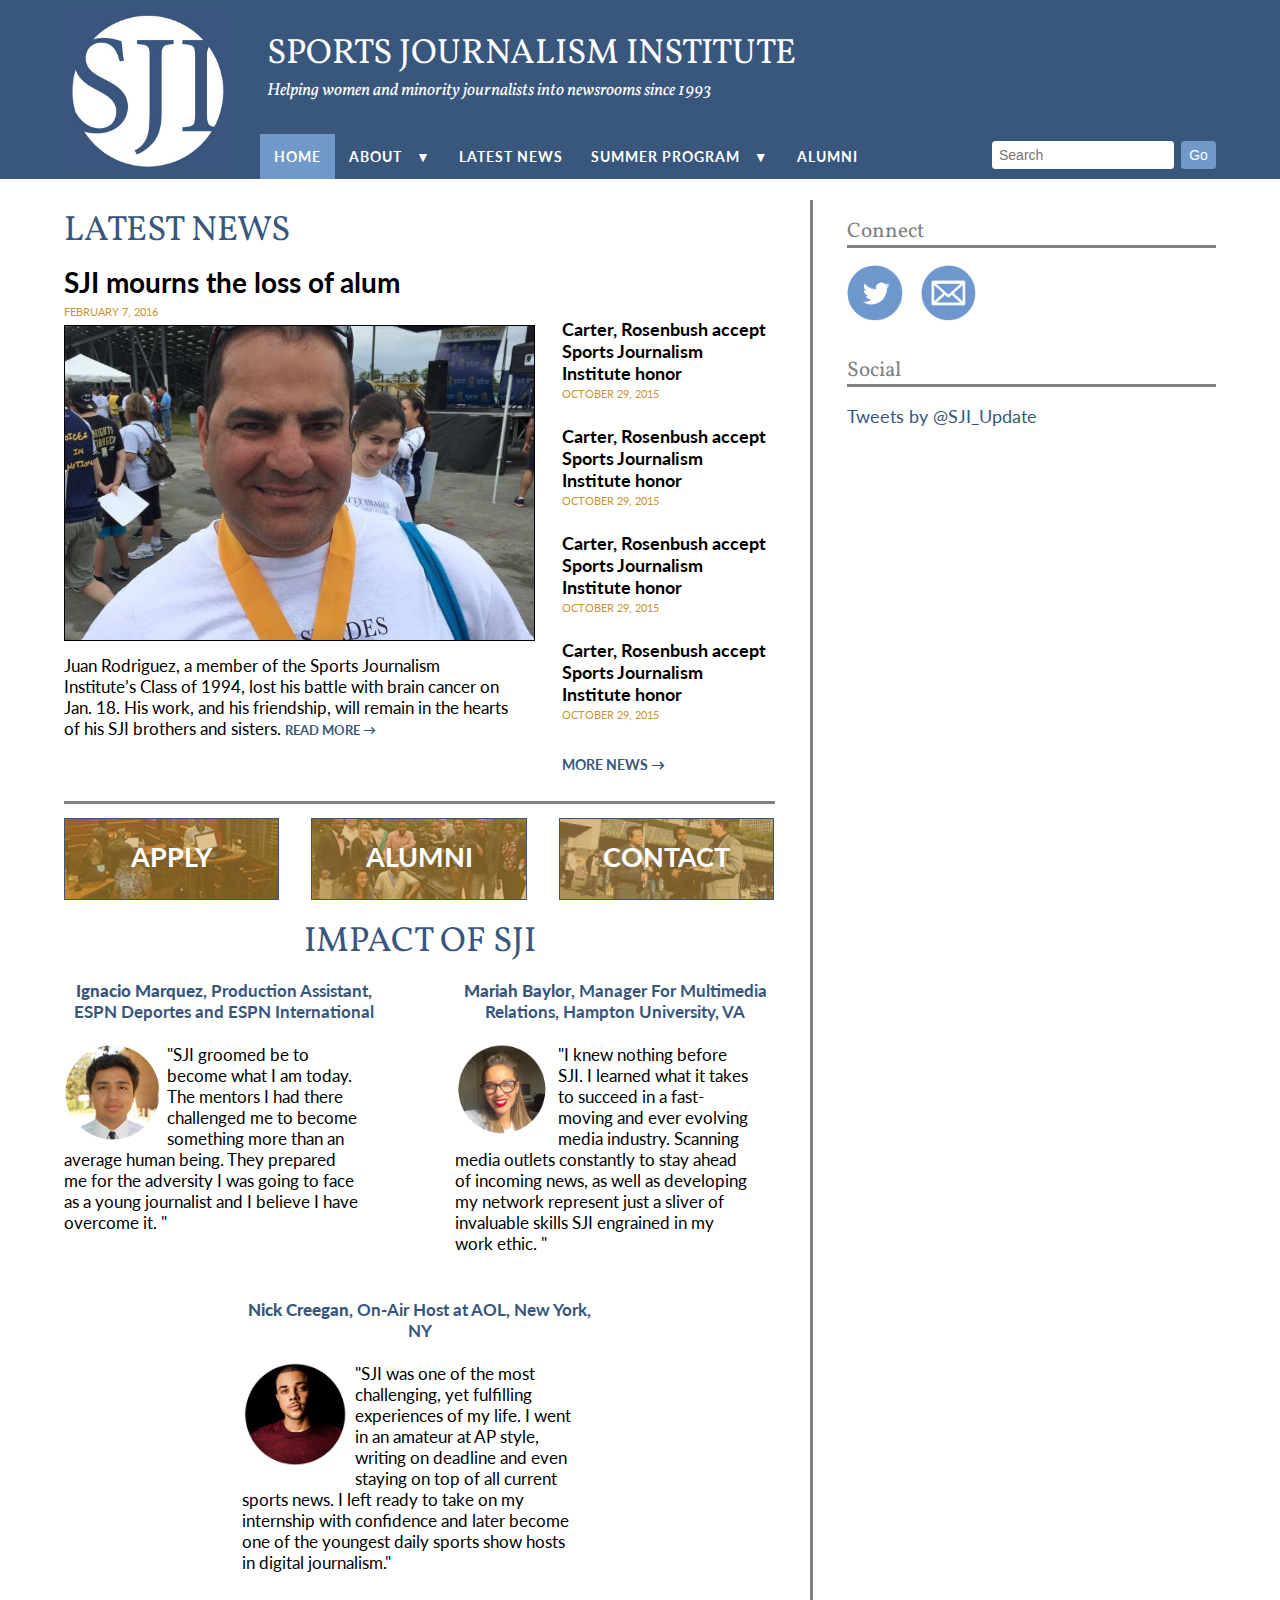
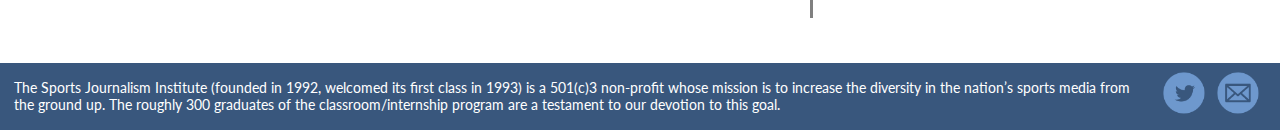
<file: index.html>
<!DOCTYPE html>

<html xmlns="http://www.w3.org/1999/xhtml">



    <head>

    	<title>Sports Journalism Institute-Home</title>
    	<meta http-equiv="content-type" content="text/html;charset=utf-8" />
        <meta name="viewport" content="width=device-width, initial-scale=1" />

        <link href='https://fonts.googleapis.com/css?family=Lato:400,400italic,700,700italic' rel='stylesheet' type='text/css'/>
        <link href='https://fonts.googleapis.com/css?family=Vollkorn:400,700' rel='stylesheet' type='text/css'/>
        <link rel="stylesheet" type="text/css" href="styles.css" />

        <link rel="shortcut icon" href="images/favicon.ico" />

        <script src="jquery-1.12.1.min.js" type="text/javascript"></script>
        <script src="menu.js" type="text/javascript"></script>

    </head>

    <body>

        <header>
            <a href="index.html"><img id="logo" src="images/logo.png" alt="logo" /></a>
            <div id="header-text">
                <h1>Sports Journalism Institute</h1>
                <h2>Helping women and minority journalists into newsrooms since 1993</h2>
            </div>
            <div class="clear"></div>

            <div id="nav-menu">
                <nav id="burger">
                    <div id="head-mobile">&nbsp;</div>
                    <div class="button"></div>
                    <div class="search">
                        <form>
                            <input type="text" name="Search" placeholder="Search">
                            <input type="submit" value="Go">
                        </form>
                    </div>
                    <ul>
                        <li class="active"><a href="index.html">Home</a></li>
                        <li><a href="about.html">About</a>
                           <ul>
                              <li><a href="about-boardofdirectors.html">Board of directors</a></li>
                           </ul>
                        </li>
                        <li><a href="latest-news.html">Latest news</a></li>
                        <li><a href="summerprogram.html">Summer program</a>
                            <ul>
                               <li><a href="apply.html">Apply</a></li>
                               <li><a href="summerprogram-internships.html">Internships</a></li>
                            </ul>
                        </li>
                        <li><a href="alumni.html">Alumni</a>
                        </li>
                    </ul>
                </nav>
            </div>
        </header>

        <div id="container">

            <div id="col-1">

                <section class="info">
                    <p class="boiler">The Sports Journalism Institute is a non-profit whose mission is to increase the diversity in the nation’s sports media from the ground up. The roughly 300 graduates of the classroom/internship program since its founding in 1992 are a testament to our devotion to this goal. <a href="about.html">Learn more &rarr;</a></p>
                </section>

                <section class="latest-news">

                    <h2 class="section-hed">Latest news</h2>
                    <div class="story-titles">
                      <ul>
                          <li><a href="article-page.html">Carter, Rosenbush accept Sports Journalism Institute honor</a><p>October 29, 2015</p></li>
                          <li><a href="article-page.html">Carter, Rosenbush accept Sports Journalism Institute honor</a><p>October 29, 2015</p></li>
                          <li><a href="article-page.html">Carter, Rosenbush accept Sports Journalism Institute honor</a><p>October 29, 2015</p></li>
                          <li><a href="article-page.html">Carter, Rosenbush accept Sports Journalism Institute honor</a><p>October 29, 2015</p></li>
                          <li class="more-news-link"><a href="latest-news.html">More news &rarr;</a></li>
                      </ul>
                    </div>


                    <div class="news-story main">
                        <h3><a href="#"><a href="article-page.html">SJI mourns the loss of alum</a></h3>
                        <time>February 7, 2016</time>
                        <div class="img-wrap">
                            <a href="article-page.html"><img src="images/juan.jpg" alt="Photo of Juan" /></a>
                        </div>
                        <p class="news-blurb">
                            Juan Rodriguez, a member of the Sports Journalism Institute’s Class of 1994, lost his battle with brain cancer on Jan. 18. His work, and his friendship, will remain in the hearts of his SJI brothers and sisters.
                            <a class="read-more" href="article-page.html">Read more&nbsp;&rarr;</a>
                        </p>
                    </div>

                    <div class="news-story2">

                        <h3><a href="article-page.html">Alumni accept honor</a></h3>
                        <time>October 25, 2015</time>

                        <a href="article-page.html"><img src="images/banquet.jpg" alt="Photo of honor medal awardees" /></a>
                        <p class="news-blurb">
                            Seven journalists and two organizations — one being SJI — was recognized for their efforts in receiving the Missouri Honor Medal for Distinguished Service in Journalism on October 26 in Columbia, Missouri.
                            <a class="read-more" href="article-page.html">Read more&nbsp;&rarr;</a>
                        </p>
                    </div>

                    <div class="clear"></div>

                </section>

                <section class="homepage-buttons">
                    <div class="homepage-button apply">
                      <ul>
                      <li><a href="apply.html">APPLY</a></li>
                    </ul>
                    </div>

                    <div class="homepage-button alumni">
                      <ul>
                      <li><a href="alumni.html">ALUMNI</a></li>
                    </ul>
                    </div>

                    <div class="homepage-button contact">
                      <ul>
                      <li><a href="mailto:gleejr9472@gmail.com">CONTACT</a></li>
                      </ul>
                    </div>
                </section>

                <section class="testimonials">

                    <h2 class="section-hed">Impact of SJI</h2>

                    <div class="testimonial one">
                        <h4><b>Ignacio Marquez</b>, Production Assistant, ESPN Deportes and ESPN International</h4>
                        <img src="images/image3.png" alt="Photo of alum" />
                        <p>&#34;SJI groomed be to become what I am today. The mentors I had there challenged me to become something more than an average human being. They prepared me for the adversity I was going to face as a young journalist and I believe I have overcome it.
&#34;</p>
                    </div>

                    <div class="testimonial two">
                        <h4><b>Mariah Baylor</b>, Manager For Multimedia Relations, Hampton University, VA</h4>
                        <img src="images/image4.png" alt="Photo of alum" />
                        <p>&#34;I knew nothing before SJI. I learned what it takes to succeed in a fast-moving and ever evolving media industry. Scanning media outlets constantly to stay ahead of incoming news, as well as developing my network represent just a sliver of invaluable skills SJI engrained in my work ethic.

&#34;</p>
                    </div>

                    <div class="testimonial three">
                        <h4><b>Nick Creegan</b>, On-Air Host at AOL, New York, NY </h4>
                        <img src="images/image1.png" alt="Photo of alum" />
                        <p>&#34;SJI was one of the most challenging, yet fulfilling experiences of my life. I went in an amateur at AP style, writing on deadline and even staying on top of all current sports news. I left ready to take on my internship with confidence and later become one of the youngest daily sports show hosts in digital journalism.&#34;</p>
                    </div>

                    <div class="clear"></div>
                </section>

            </div>

            <div id="col-2">

                <section class="connect-sidebar"> <!--Social media icons for sidebar-->
                  <h2>Connect</h2>
                  <a href="https://twitter.com/SJI_Update" target="_blank"><img src="images/twitterlogo.png" alt="Twitter"/></a>
                  <a href="mailto:gleejr9472@gmail.com"><img src="images/emaillogo.png" alt="Email"/></a>
                </section>

                <section class="twitter-feed">
                    <h2>Social</h2>
                    <p><a class="twitter-timeline" href="https://twitter.com/SJI_Update" data-tweet-limit="3" width="100%" height="500" data-widget-id="721037781875556353">Tweets by @SJI_Update</a>
                    <script>
                        !function(d,s,id){var js,fjs=d.getElementsByTagName(s)[0],p=/^http:/.test(d.location)?'http':'https';if(!d.getElementById(id)){js=d.createElement(s);js.id=id;js.src=p+"://platform.twitter.com/widgets.js";fjs.parentNode.insertBefore(js,fjs);}}(document,"script","twitter-wjs");
                    </script>
                    </p>
                </section>

            </div>

            <div class="clear"></div>

        </div> <!--end container-->

        <footer>
            <p id="social">
                <a href="https://twitter.com/SJI_Update" target="_blank"><img src="images/twitterlogo.png" alt="Twitter"/></a>
                <a href="mailto:gleejr9472@gmail.com"><img src="images/emaillogo.png" alt="Email"/></a>
            </p>
            <p id="contact">The Sports Journalism Institute (founded in 1992, welcomed its first class in 1993) is a 501(c)3 non-profit whose mission is to increase the diversity in the nation’s sports media from the ground up. The roughly 300 graduates of the classroom/internship program are a testament to our devotion to this goal.</p>
            <div class="clear"></div>
        </footer>

    </body>

</html>
</file>
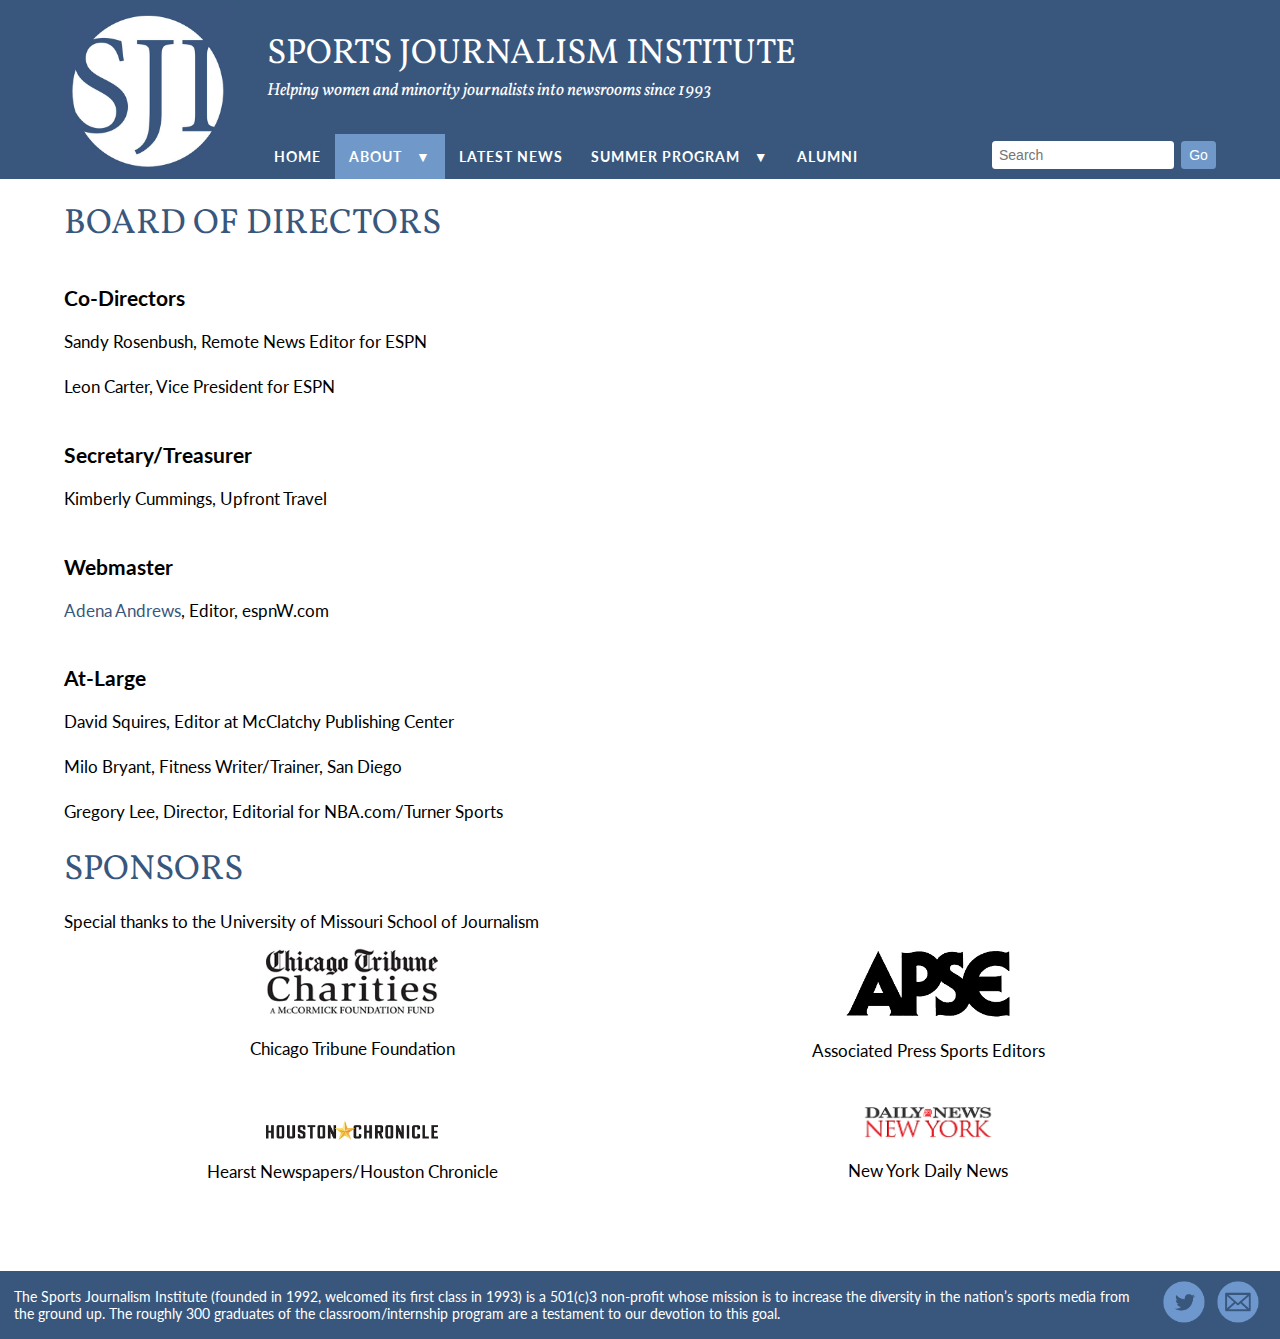
<file: about-boardofdirectors.html>
<!DOCTYPE html>

<html xmlns="http://www.w3.org/1999/xhtml">

    <head>
      <title>Sports Journalism Institute-Board of Directors</title>
    	<meta http-equiv="content-type" content="text/html;charset=utf-8" />
        <meta name="viewport" content="width=device-width, initial-scale=1" />

        <link href='https://fonts.googleapis.com/css?family=Lato:400,400italic,700,700italic' rel='stylesheet' type='text/css'/>
        <link href='https://fonts.googleapis.com/css?family=Vollkorn:400,700' rel='stylesheet' type='text/css'/>
        <link rel="stylesheet" type="text/css" href="styles.css" />

        <link rel="shortcut icon" href="images/favicon.ico" />

        <script src="jquery-1.12.1.min.js" type="text/javascript"></script>
        <script src="menu.js" type="text/javascript"></script>
    </head>

    <header>
        <a href="index.html"><img id="logo" src="images/logo.png" alt="logo" /></a>
        <div id="header-text">
            <h1>Sports Journalism Institute</h1>
            <h2>Helping women and minority journalists into newsrooms since 1993</h2>
        </div>
        <div class="clear"></div>

        <div id="nav-menu">
            <nav id="burger">
                <div id="head-mobile">&nbsp;</div>
                <div class="button"></div>
                <div class="search">
                    <form>
                        <input type="text" name="Search" placeholder="Search">
                        <input type="submit" value="Go">
                    </form>
                </div>
                <ul>
                    <li><a href="index.html">Home</a></li>
                    <li class="active"><a href="about.html">About</a>
                       <ul>
                          <li><a href="about-boardofdirectors.html">Board of directors</a></li>
                       </ul>
                    </li>
                    <li><a href="latest-news.html">Latest news</a></li>
                    <li><a href="summerprogram.html">Summer program</a>
                        <ul>
                           <li><a href="apply.html">Apply</a></li>
                           <li><a href="summerprogram-internships.html">Internships</a></li>
                        </ul>
                    </li>
                    <li><a href="alumni.html">Alumni</a>
                    </li>
                </ul>
            </nav>
        </div>
    </header>

    <div id="container">

      <section class="directors">

        <h2 class="section-hed">Board of Directors</h2>
            <h3>Co-Directors</h3>
            <div class="board-members">
                <p>Sandy Rosenbush, Remote News Editor for ESPN </p>
            </div>
            <div class="board-members">
                <p>Leon Carter, Vice President for ESPN</p>
            </div>
            <div class="board-members">
              <h3>Secretary/Treasurer</h3>
              <p>Kimberly Cummings, Upfront Travel</p>
            </div>
            <div class="board-members">
              <h3>Webmaster</h3>
              <p><a href="mailto:adena.andrews@espn.com">Adena Andrews</a>, Editor, espnW.com</p>
            </div>
            <div class="board-members">
              <h3>At-Large</h3>
              <ul>
                <p>David Squires, Editor at McClatchy Publishing Center</p></li>
              </ul>
            </div>
            <div class="board-members">
              <ul>
                <p>Milo Bryant, Fitness Writer/Trainer, San Diego</p></li>
              </ul>
            </div>
            <div class="board-members">
              <ul>
                <p>Gregory Lee, Director, Editorial for NBA.com/Turner Sports</p></li>
              </ul>
            </div>

        <h2 class="section-hed">Sponsors</h2>
        <p class="thanks">Special thanks to the University of Missouri School of Journalism</p>


            <div class="sponsors left">
              <a href="http://www.mccormickfoundation.org/chicagotribunecharities" target="_blank"><img src="images/ChicagoTribune.png" alt="Chicago Tribune Foundation logo" /></a>
              <p>Chicago Tribune Foundation</p>
            </div>
            <div class="sponsors right">
              <a href="http://apsportseditors.org/" target="_blank"><img src="images/APSE.png" alt="Associated Press Sports Editors logo"/></a>
              <p>Associated Press Sports Editors</p>
            </div>
            <div class="sponsors left">
              <a href="https://www.hearst.com/newspapers/houston-chronicle" target="_blank"><img src="images/HoustonChronicle.png" alt="Hearst Newspapers/Houston Chronicle logo" /></a>
              <p>Hearst Newspapers/Houston Chronicle</p>
            </div>
            <div class="sponsors right">
              <a href="http://www.nydailynews.com/" target="_blank"><img src="images/NYDN.png" alt="New York Daily News logo"/></a>
              <p>New York Daily News</p>
            </div>
        </section>
          <div class="clear"></div>
        </div> <!--end container-->

        <footer>
            <p id="social">
                <a href="https://twitter.com/SJI_Update" target="_blank"><img src="images/twitterlogo.png" alt="Twitter"/></a>
                <a href="mailto:gleejr9472@gmail.com"><img src="images/emaillogo.png" alt="Email"/></a>
            </p>
            <p id="contact">The Sports Journalism Institute (founded in 1992, welcomed its first class in 1993) is a 501(c)3 non-profit whose mission is to increase the diversity in the nation’s sports media from the ground up. The roughly 300 graduates of the classroom/internship program are a testament to our devotion to this goal.</p>
            <div class="clear"></div>
        </footer>

    </body>

</html>
</file>
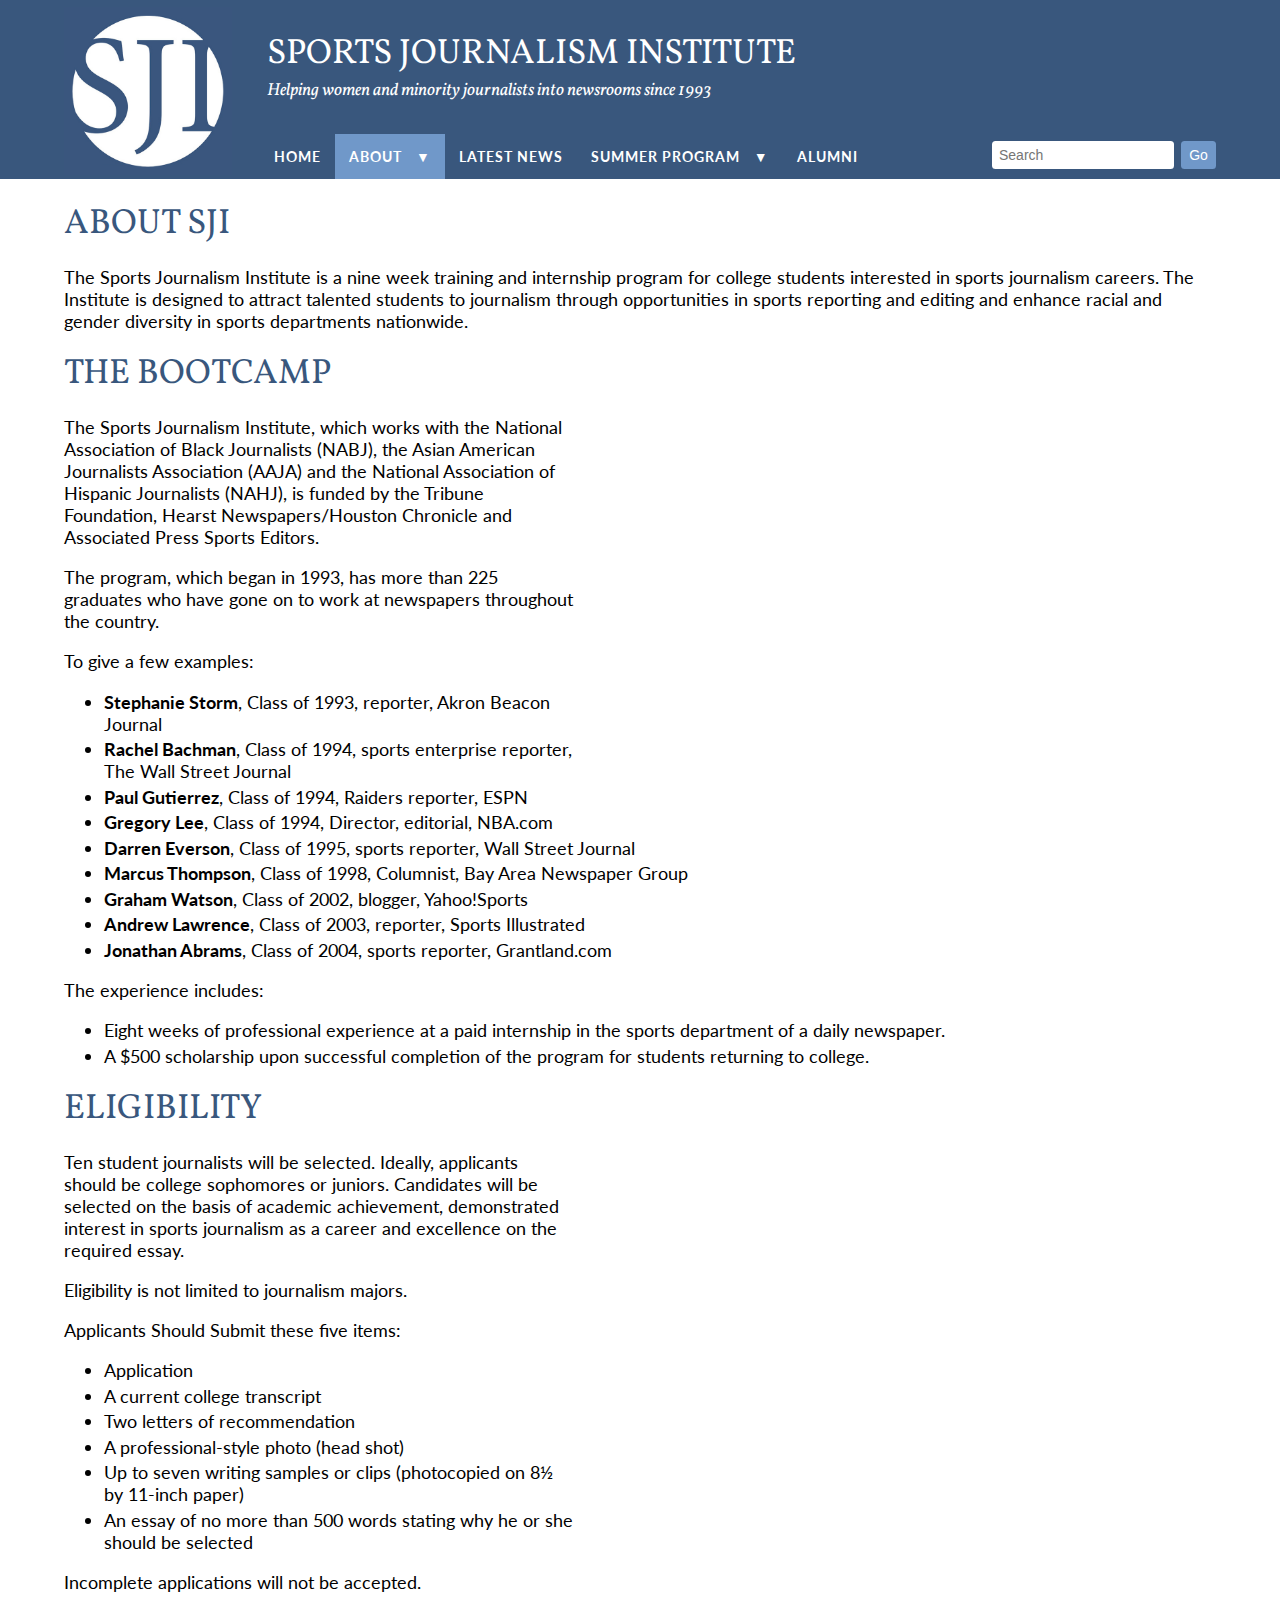
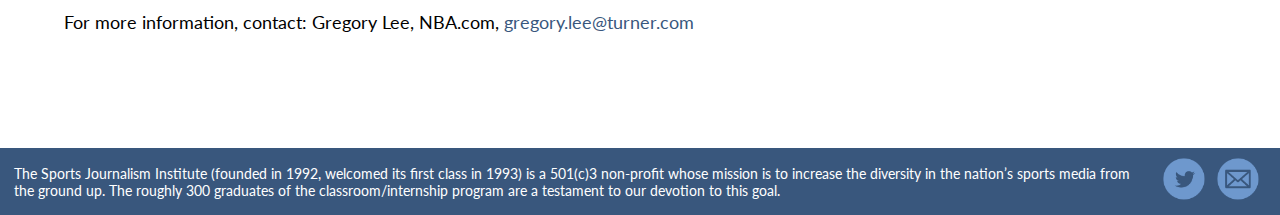
<file: about.html>
<!DOCTYPE html>

<html xmlns="http://www.w3.org/1999/xhtml">

    <head>

    	<title>Sports Journalism Institute-About</title>
      <meta http-equiv="content-type" content="text/html;charset=utf-8" />
        <meta name="viewport" content="width=device-width, intial-scale=1"/>

        <link href='https://fonts.googleapis.com/css?family=Lato:400,400italic,700,700italic' rel='stylesheet' type='text/css'/>
        <link href='https://fonts.googleapis.com/css?family=Vollkorn:400,700' rel='stylesheet' type='text/css'/>
        <link rel="stylesheet" type="text/css" href="styles.css" />

        <link rel="shortcut icon" href="images/favicon.ico" />

        <script src="jquery-1.12.1.min.js" type="text/javascript"></script>
        <script src="menu.js" type="text/javascript"></script>
    </head>

    <body>

        <header>
            <a href="index.html"><img id="logo" src="images/logo.png" alt="logo" /></a>
            <div id="header-text">
                <h1>Sports Journalism Institute</h1>
                <h2>Helping women and minority journalists into newsrooms since 1993</h2>
            </div>
            <div class="clear"></div>

            <div id="nav-menu">
                <nav id="burger">
                    <div id="head-mobile">&nbsp;</div>
                    <div class="button"></div>
                    <div class="search">
                        <form>
                            <input type="text" name="Search" placeholder="Search">
                            <input type="submit" value="Go">
                        </form>
                    </div>
                    <ul>
                        <li><a href="index.html">Home</a></li>
                        <li class="active"><a href="about.html">About</a>
                           <ul>
                              <li><a href="about-boardofdirectors.html">Board of directors</a></li>
                           </ul>
                        </li>
                        <li><a href="latest-news.html">Latest news</a></li>
                        <li><a href="summerprogram.html">Summer program</a>
                            <ul>
                               <li><a href="apply.html">Apply</a></li>
                               <li><a href="summerprogram-internships.html">Internships</a></li>
                            </ul>
                        </li>
                        <li><a href="alumni.html">Alumni</a>
                        </li>
                    </ul>
                </nav>
            </div>
        </header>

        <div id="container">

            <section class="About">

                <h2 class="section-hed">About SJI</h2>
                <p>The Sports Journalism Institute is a nine week
                training and internship program
                for college students interested in sports
                journalism careers. The Institute is designed
                to attract talented students to journalism
                through opportunities in sports reporting
                and editing and enhance racial and gender
                diversity in sports departments nationwide.</p>

                <div class="about-video">
                    <div class="embed-container">
                        <iframe src="https://www.youtube.com/embed/m6h40hwR5TY" allowfullscreen></iframe>
                    </div>
                </div>
                <div id="right">
                <h2 class="section-hed">The Bootcamp</h2>
                <p>The Sports Journalism Institute, which works with the National Association of Black Journalists (NABJ), the Asian American Journalists Association (AAJA) and the National Association of Hispanic Journalists (NAHJ), is funded by the Tribune Foundation, Hearst Newspapers/Houston Chronicle and Associated Press Sports Editors.</p>
                <p>The program, which began in 1993, has more than 225 graduates who have gone on to work at newspapers throughout the country.</p>


                <p>To give a few examples:</p>
                <ul>
                    <li><b>Stephanie Storm</b>, Class of 1993, reporter, Akron Beacon Journal</li>
                    <li><b>Rachel Bachman</b>, Class of 1994, sports enterprise reporter, The Wall Street Journal</li>
                    <li><b>Paul Gutierrez</b>, Class of 1994, Raiders reporter, ESPN</li>
                    <li><b>Gregory Lee</b>, Class of 1994, Director, editorial, NBA.com</li>
                    <li><b>Darren Everson</b>, Class of 1995, sports reporter, Wall Street Journal</li>
                    <li><b>Marcus Thompson</b>, Class of 1998, Columnist, Bay Area Newspaper Group</li>
                    <li><b>Graham Watson</b>, Class of 2002, blogger, Yahoo!Sports</li>
                    <li><b>Andrew Lawrence</b>, Class of 2003, reporter, Sports Illustrated</li>
                    <li><b>Jonathan Abrams</b>, Class of 2004, sports reporter, Grantland.com</li>
                </ul>
                <p>The experience includes:</p>
                <ul>
                    <li>Eight weeks of professional experience at a paid internship in the sports department of a daily newspaper.</li>
                    <li>A $500 scholarship upon successful completion of the program for students returning to college.</li>
                </ul>
              </div>

                <div class="about-video">
                    <div class="embed-container">
                        <iframe src="https://www.youtube.com/embed/gekduJHEwxs" allowfullscreen></iframe>
                    </div>
                </div>
                <div="right">
                <h2 class="section-hed">Eligibility</h2>
                <p>Ten student journalists will be selected. Ideally, applicants should be college sophomores or juniors. Candidates will be selected on the basis of academic achievement, demonstrated interest in sports journalism as a career and excellence on the required essay.</p>
                <p>Eligibility is not limited to journalism majors.</p>

                <p>Applicants Should Submit these five items:</p>
                <ul>
                    <li>Application</li>
                    <li>A current college transcript</li>
                    <li>Two letters of recommendation</li>
                    <li>A professional-style photo (head shot)</li>
                    <li>Up to seven writing samples or clips (photocopied on 8½ by 11-inch paper)</li>
                    <li>An essay of no more than 500 words stating why he or she should be selected</li>
                </ul>
                <p>Incomplete applications will not be accepted.</p>
                <p>For more information, contact: Gregory Lee, NBA.com, <a href="mailto:gregory.lee@turner.com">gregory.lee@turner.com</a></p>
              </div>
            </section>

        </div> <!--end container-->

        <footer>
            <p id="social">
                <a href="https://twitter.com/SJI_Update" target="_blank"><img src="images/twitterlogo.png" alt="Twitter"/></a>
                <a href="mailto:gleejr9472@gmail.com"><img src="images/emaillogo.png" alt="Email"/></a>
            </p>
            <p id="contact">The Sports Journalism Institute (founded in 1992, welcomed its first class in 1993) is a 501(c)3 non-profit whose mission is to increase the diversity in the nation’s sports media from the ground up. The roughly 300 graduates of the classroom/internship program are a testament to our devotion to this goal.</p>
            <div class="clear"></div>
        </footer>

    </body>

</html>
</file>
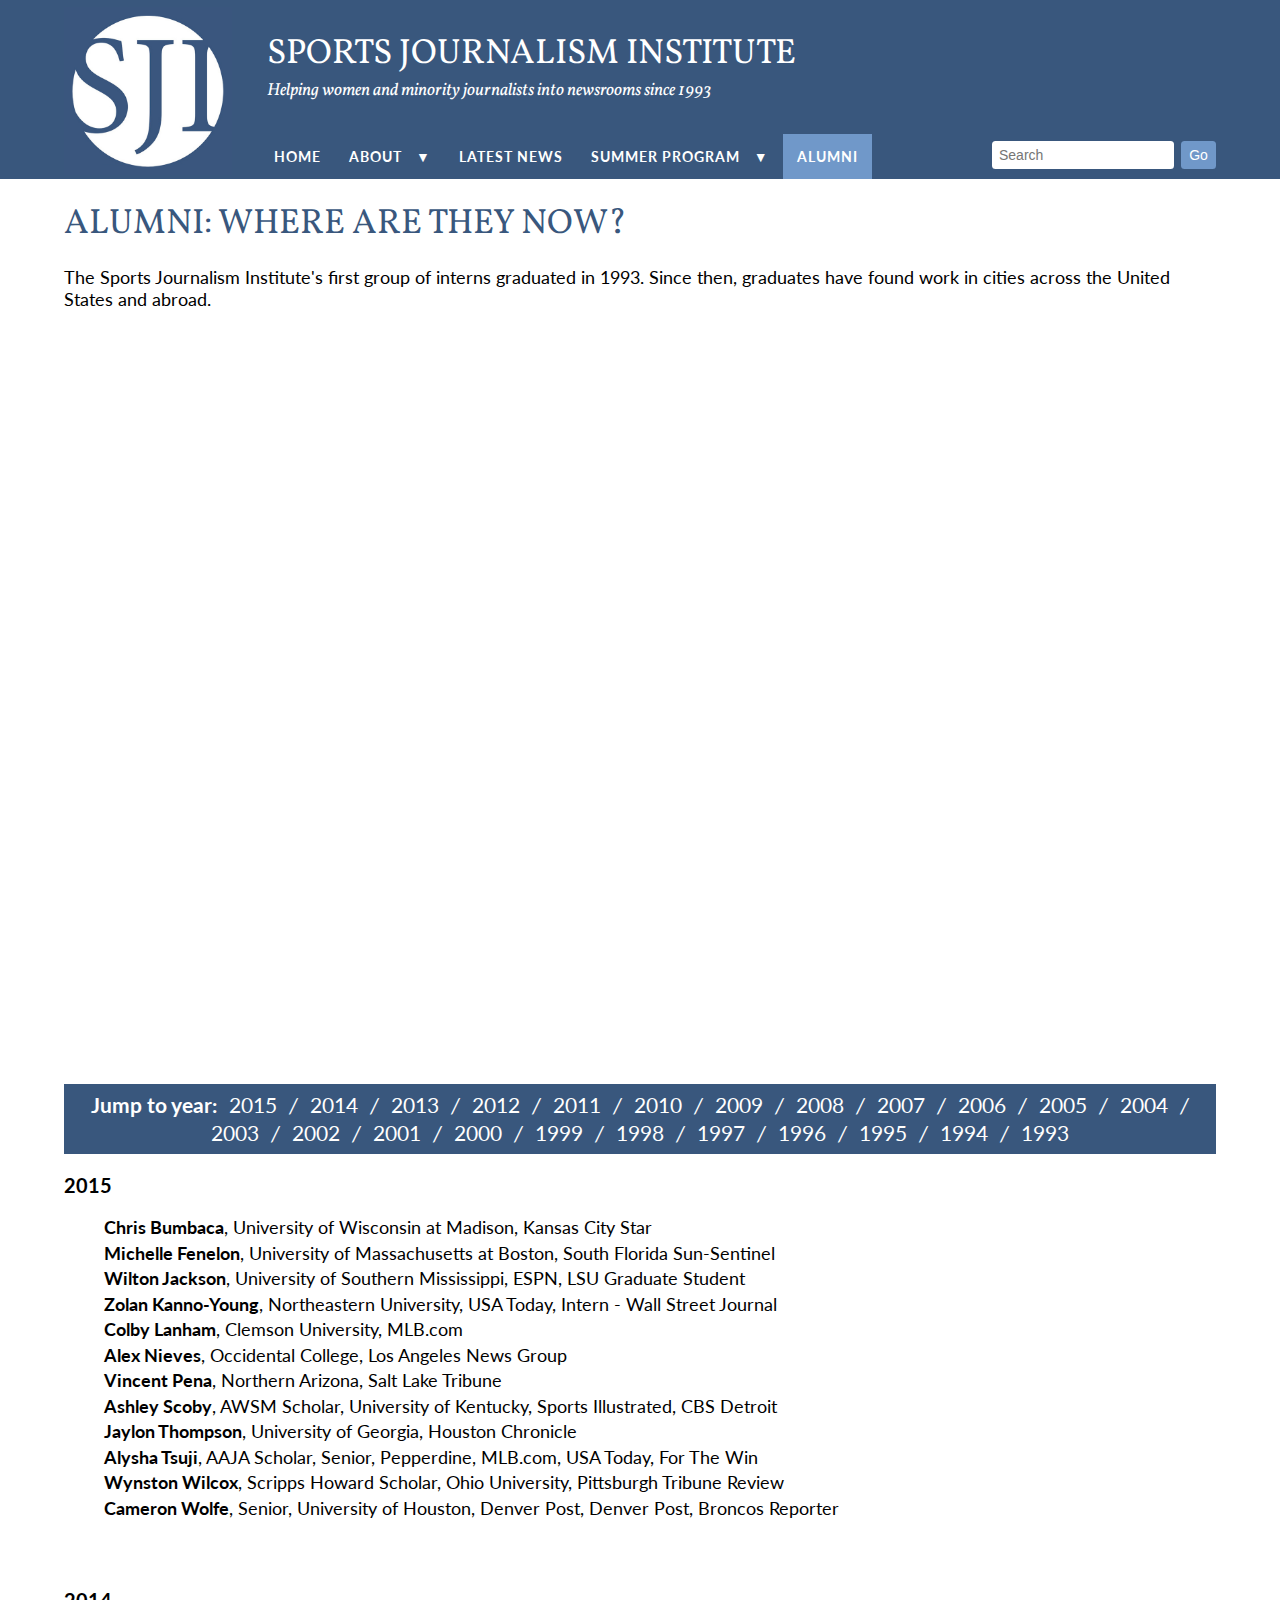
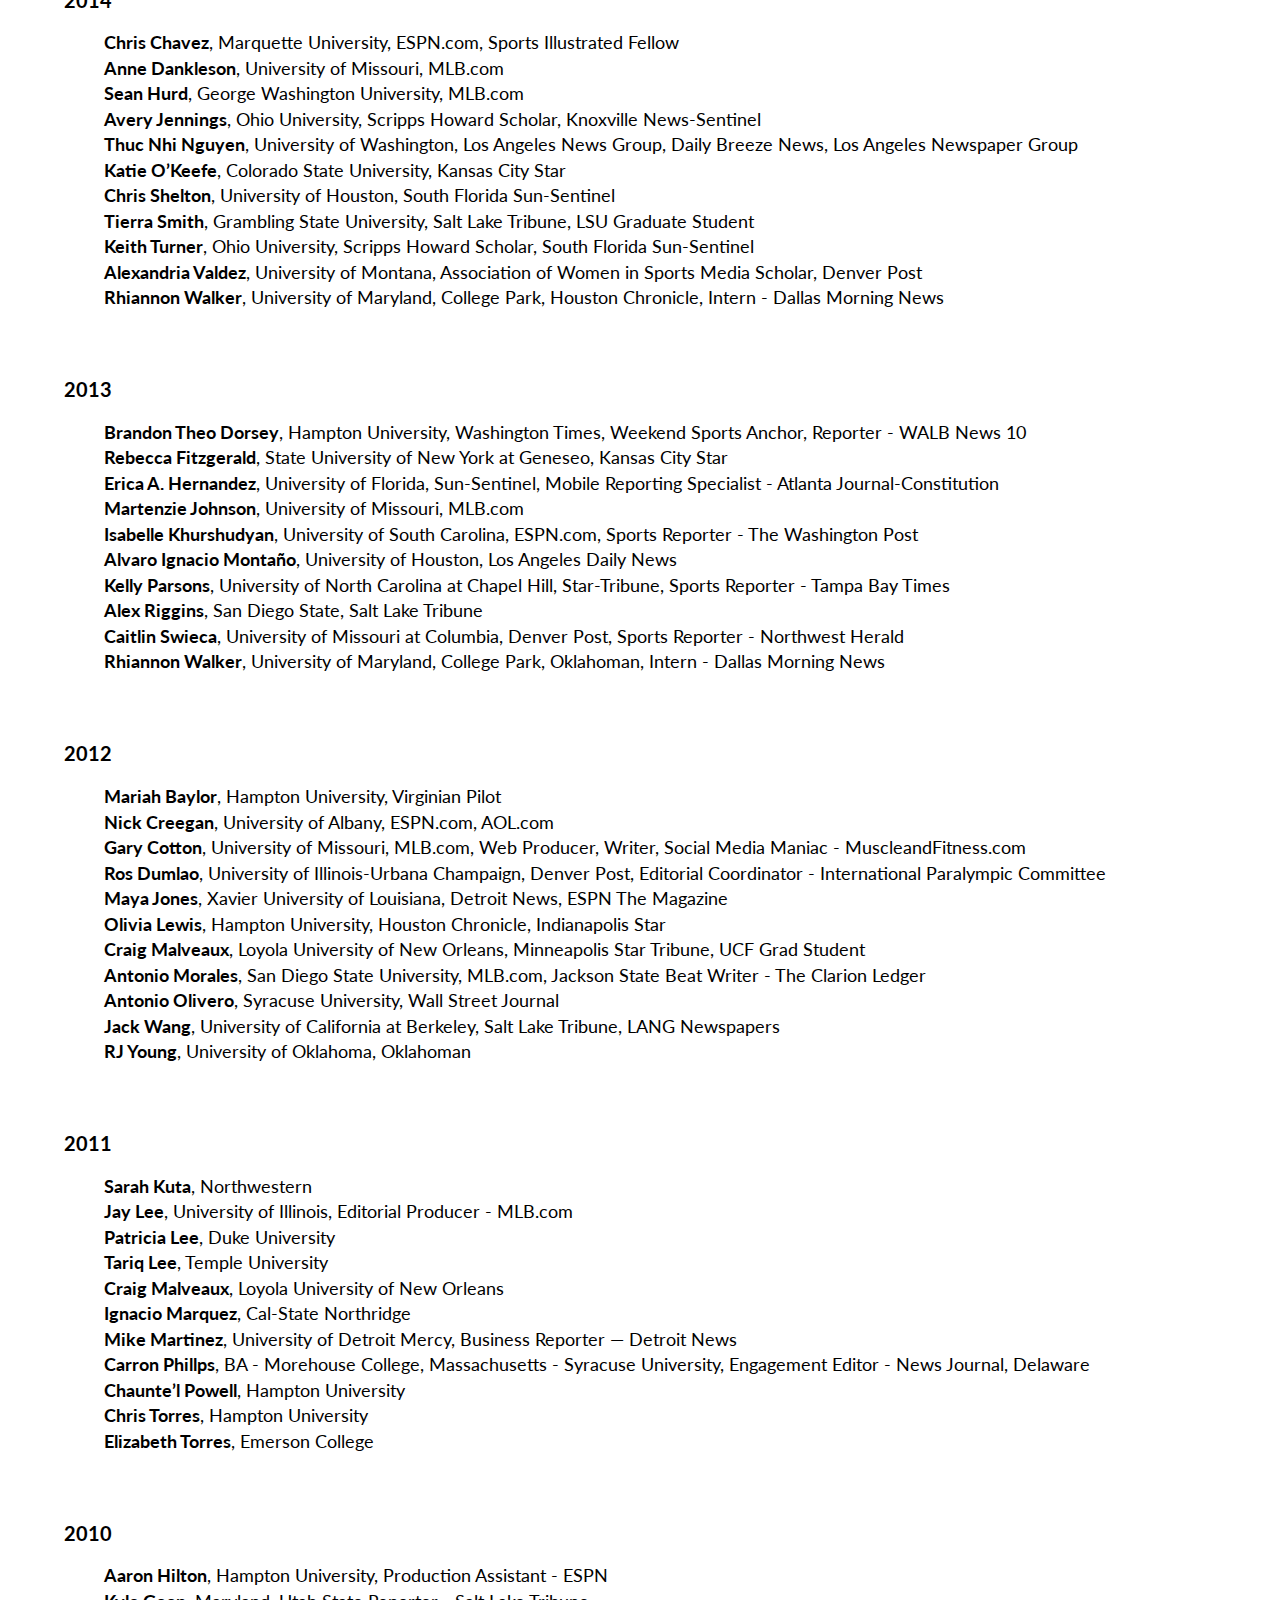
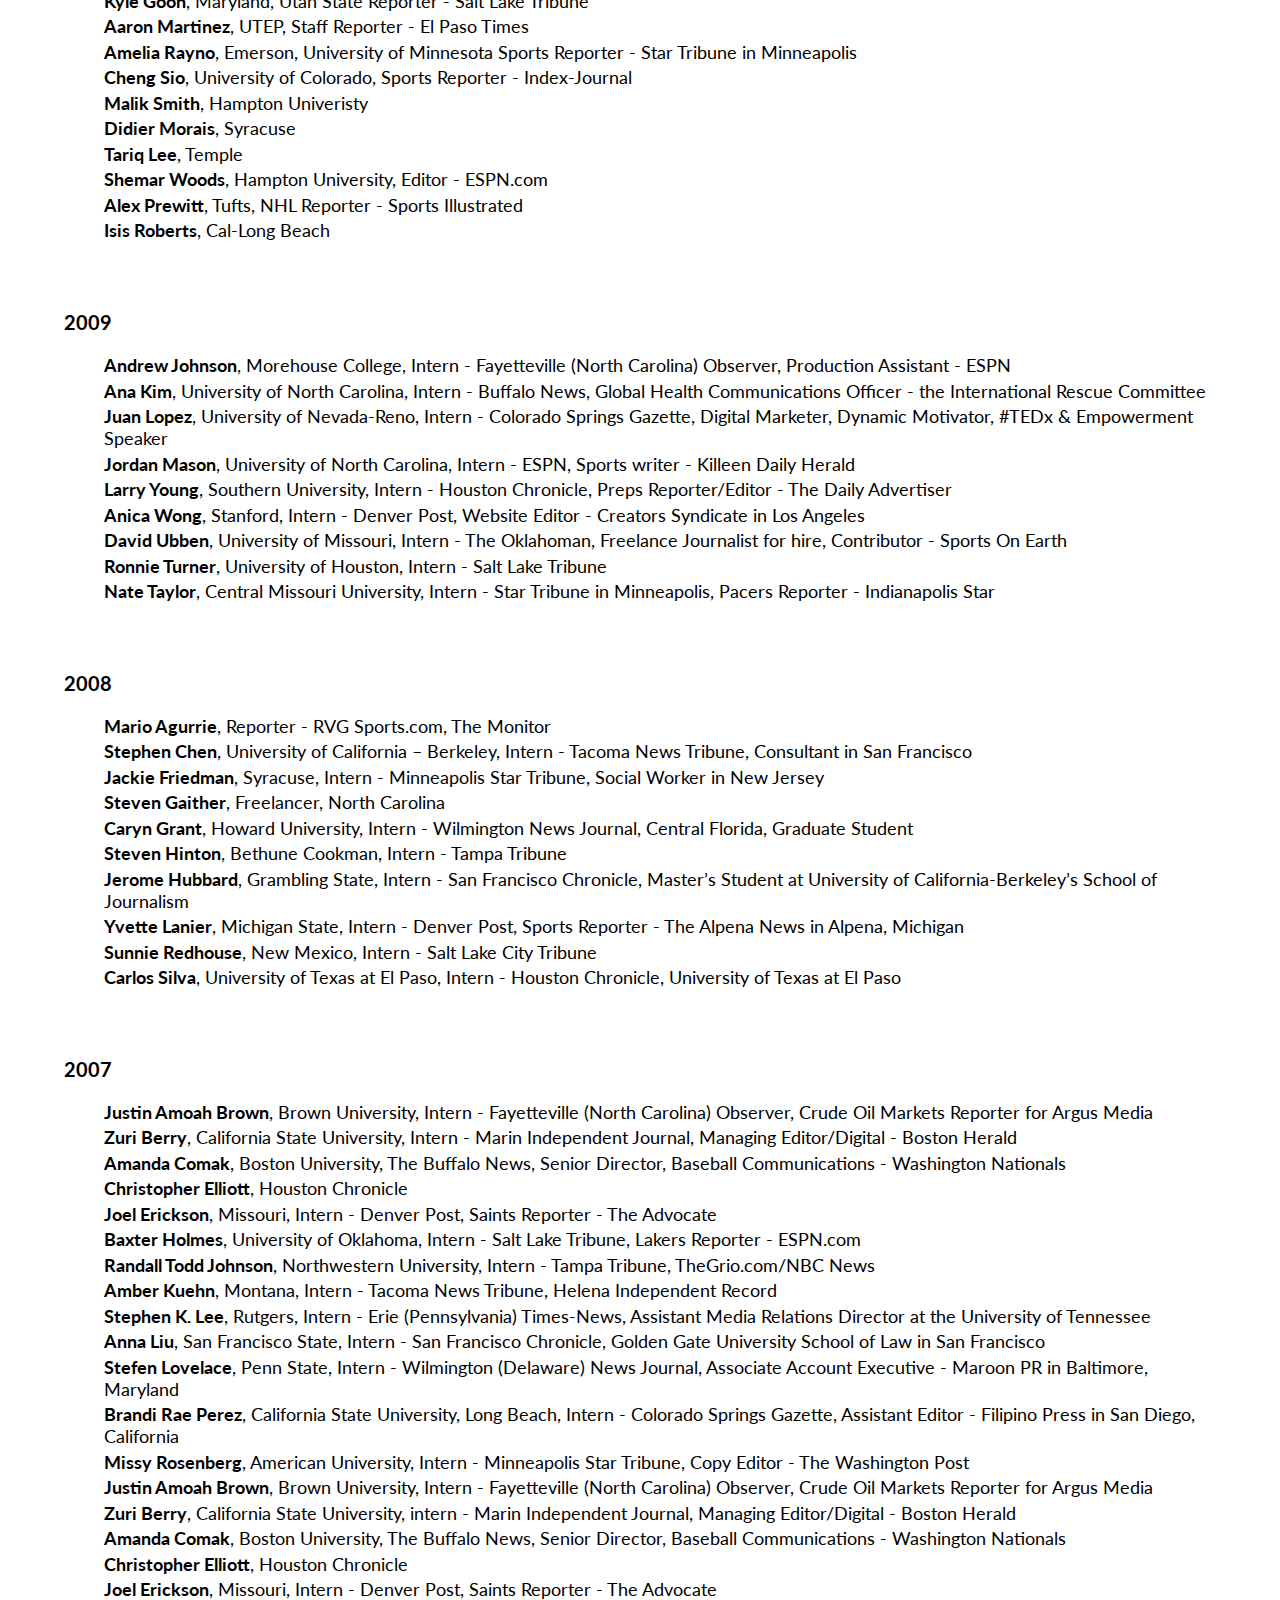
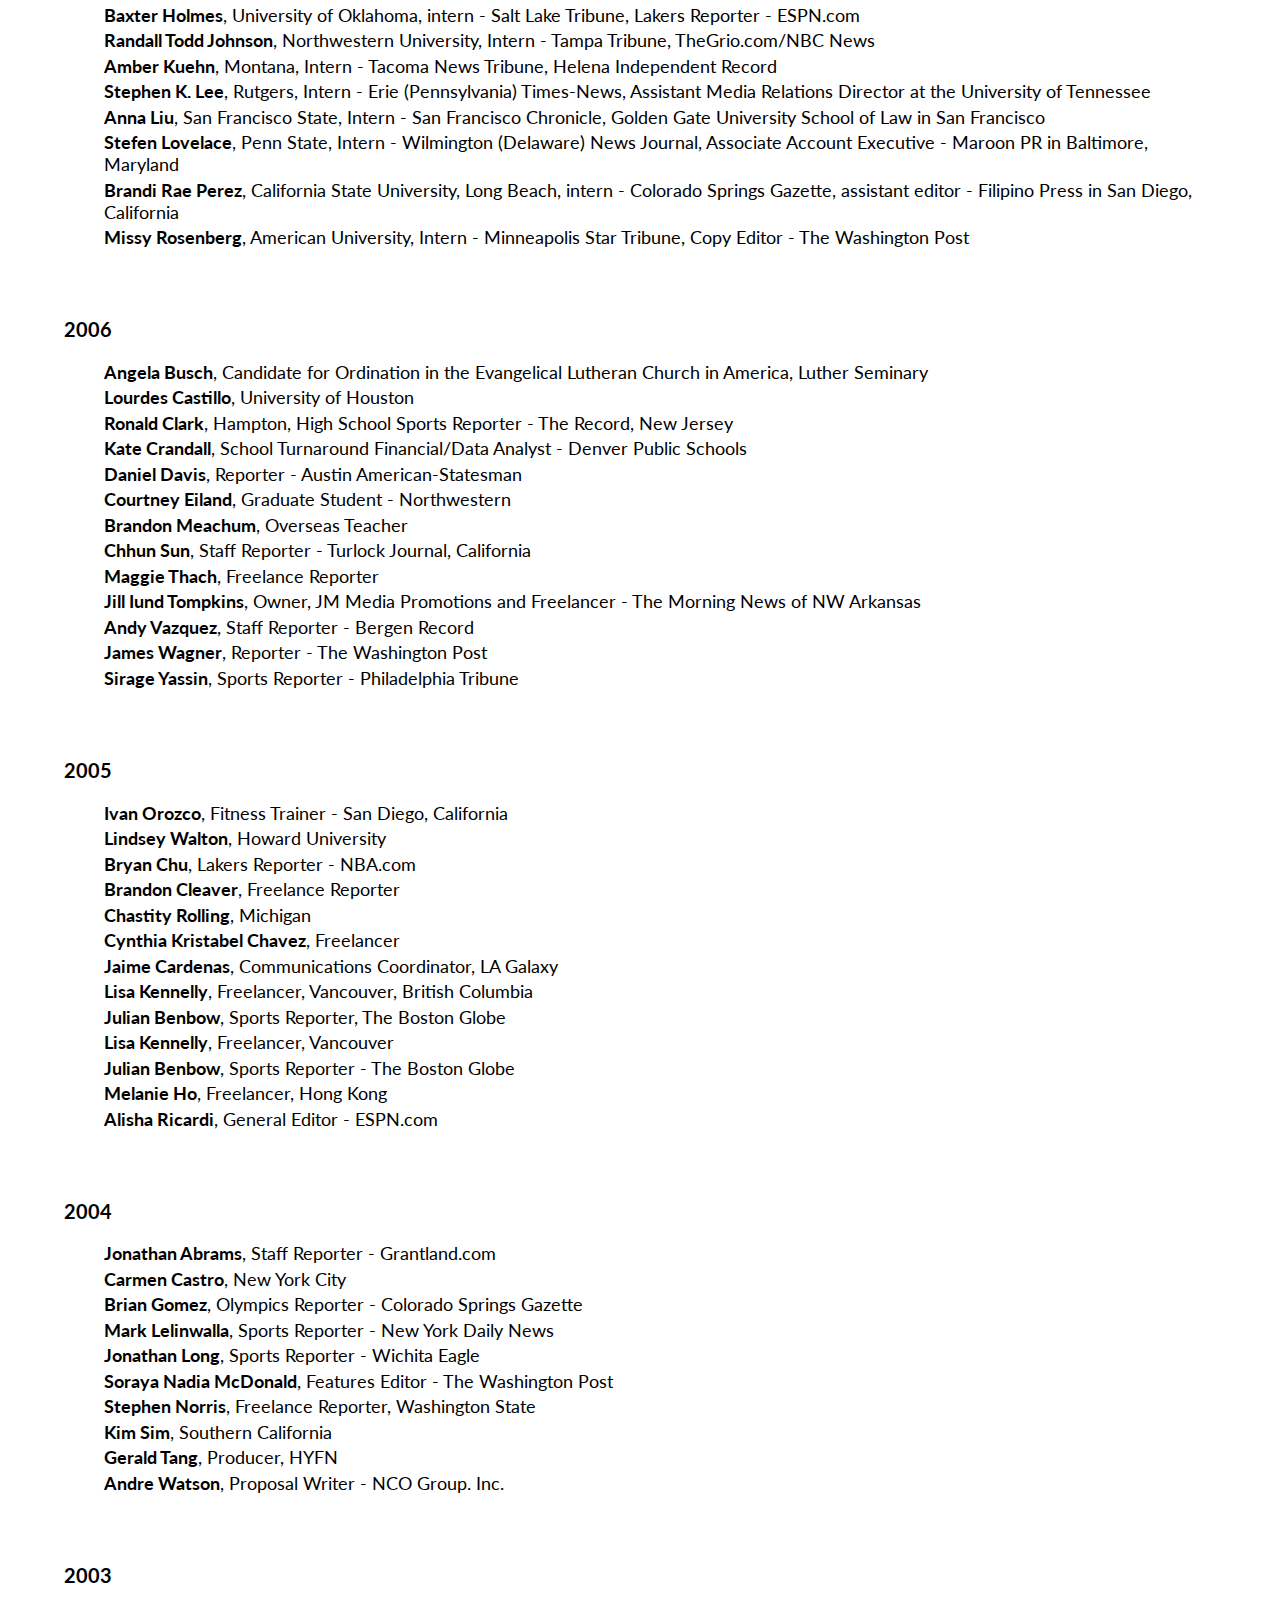
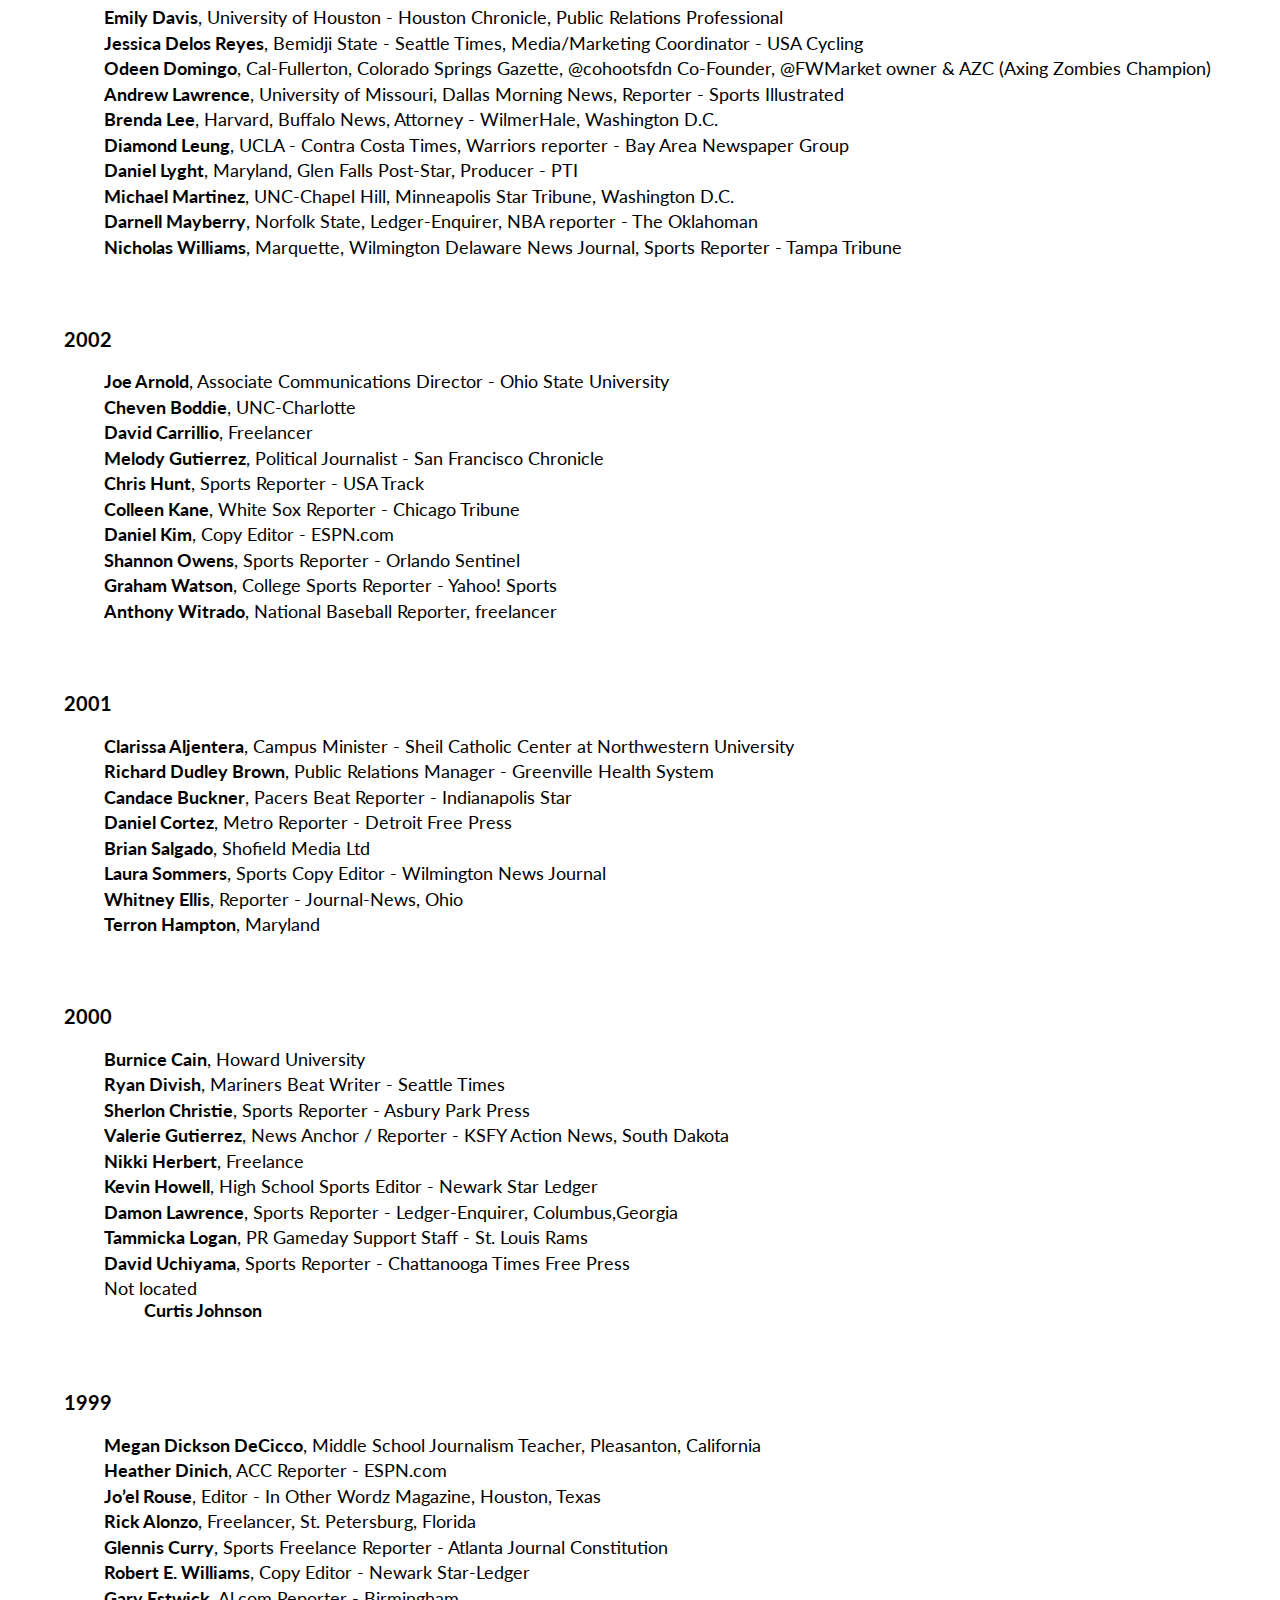
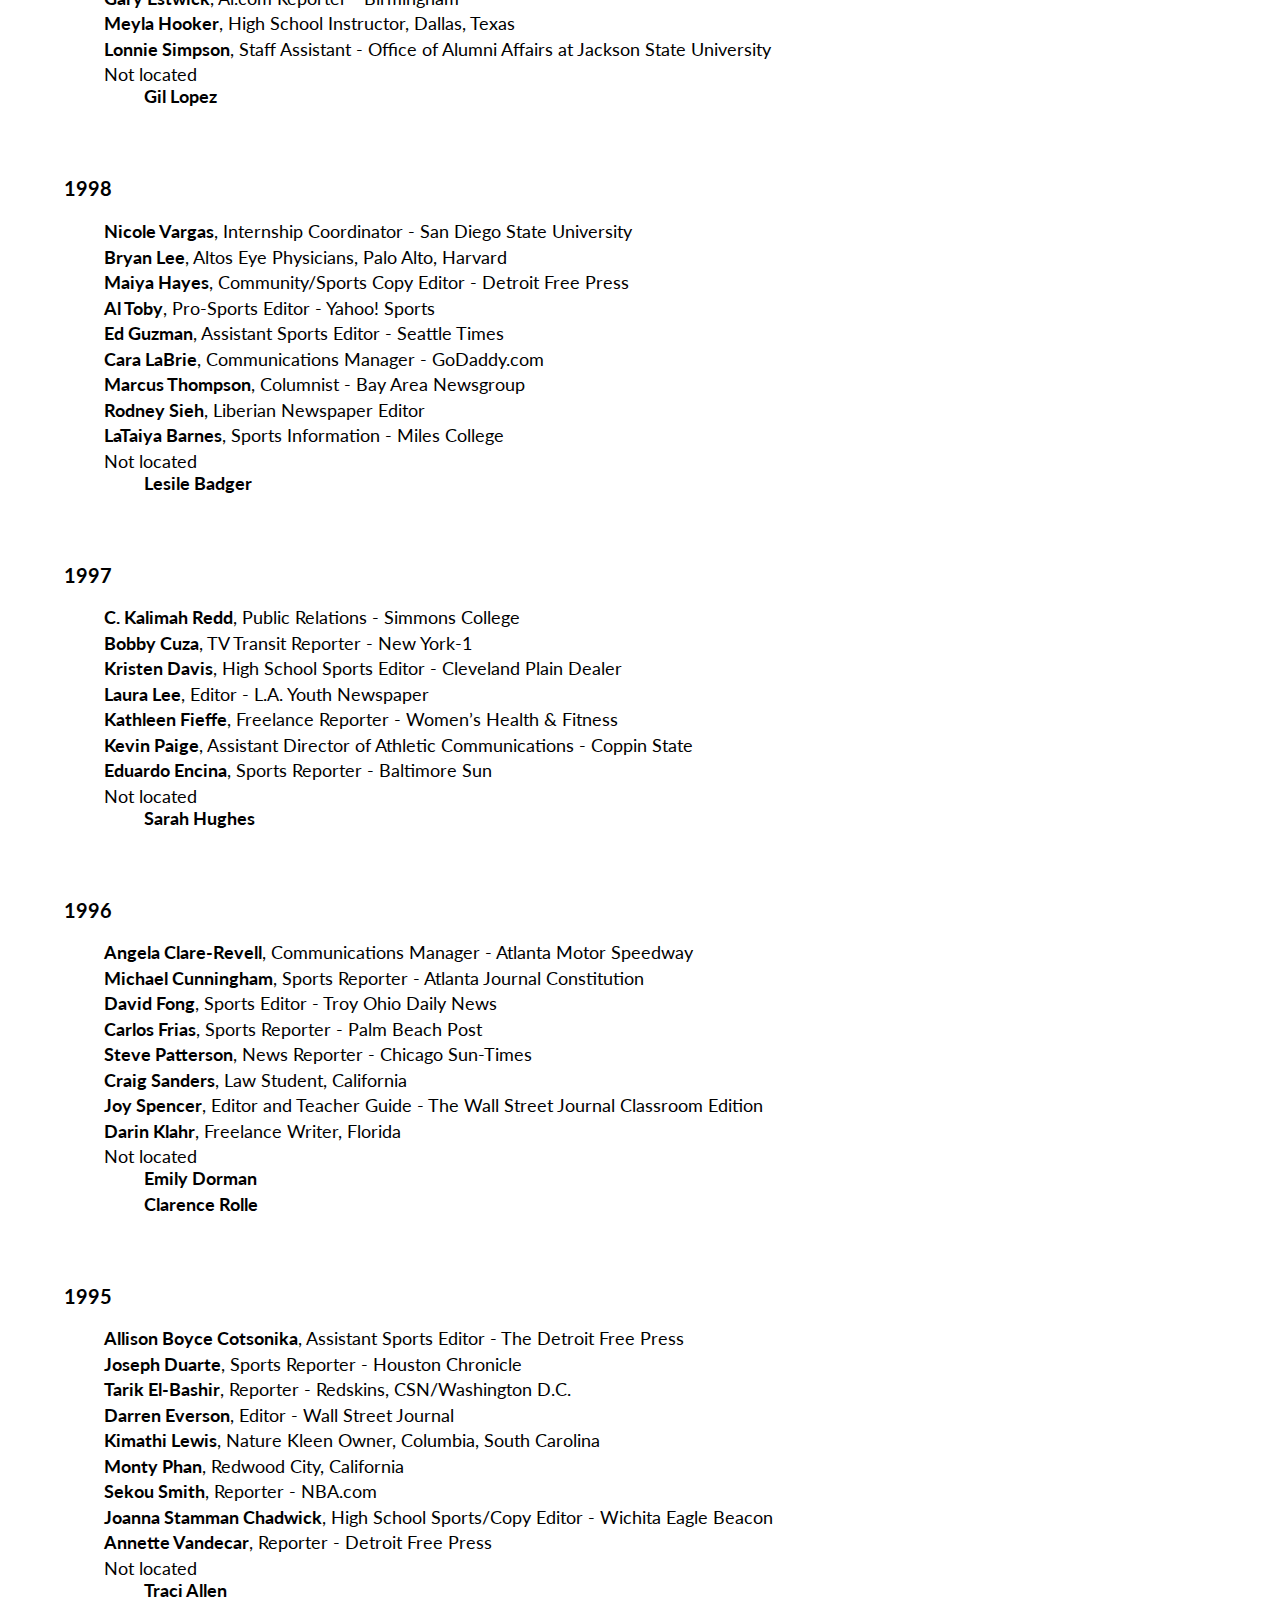
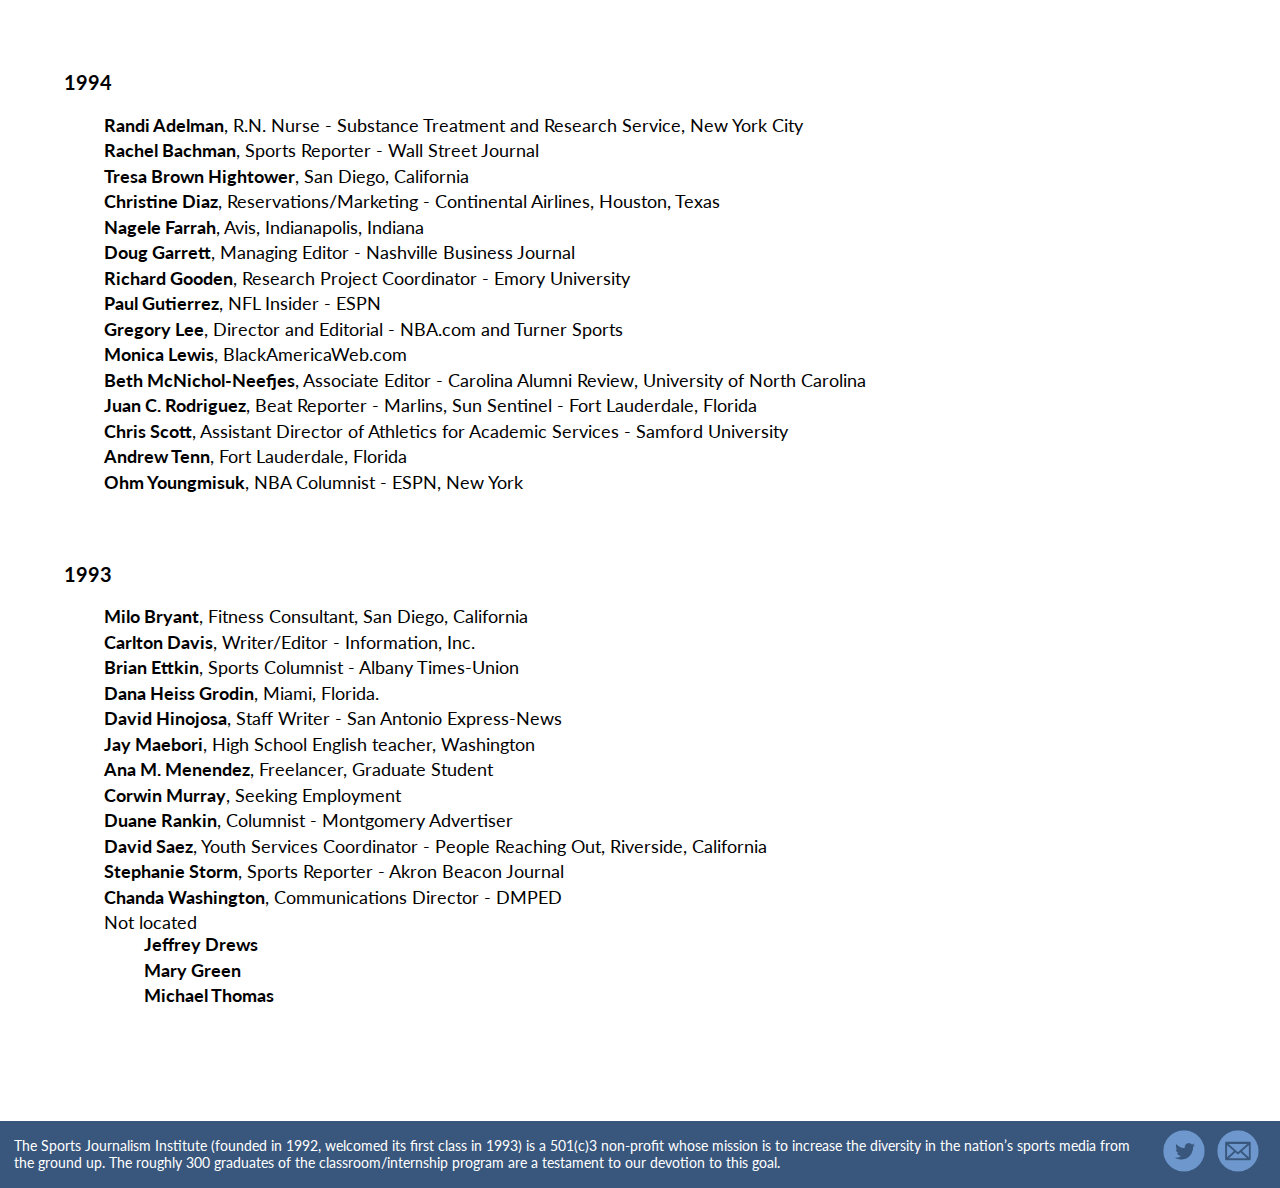
<file: alumni.html>
<!DOCTYPE html>

<html xmlns="http://www.w3.org/1999/xhtml">

    <head>
      <title>Sports Journalism Institute-Alumni</title>
    	<meta http-equiv="content-type" content="text/html;charset=utf-8" />
        <meta name="viewport" content="width=device-width, initial-scale=1" />

        <link href='https://fonts.googleapis.com/css?family=Lato:400,400italic,700,700italic' rel='stylesheet' type='text/css'/>
        <link href='https://fonts.googleapis.com/css?family=Vollkorn:400,700' rel='stylesheet' type='text/css'/>
        <link rel="stylesheet" type="text/css" href="styles.css" />

        <link rel="shortcut icon" href="images/favicon.ico" />

        <script src="jquery-1.12.1.min.js" type="text/javascript"></script>
        <script src="menu.js" type="text/javascript"></script>
    </head>

    <body>

        <header>
            <a href="index.html"><img id="logo" src="images/logo.png" alt="logo" /></a>
            <div id="header-text">
                <h1>Sports Journalism Institute</h1>
                <h2>Helping women and minority journalists into newsrooms since 1993</h2>
            </div>
            <div class="clear"></div>

            <div id="nav-menu">
                <nav id="burger">
                    <div id="head-mobile">&nbsp;</div>
                    <div class="button"></div>
                    <div class="search">
                        <form>
                            <input type="text" name="Search" placeholder="Search">
                            <input type="submit" value="Go">
                        </form>
                    </div>
                    <ul>
                        <li><a href="index.html">Home</a></li>
                        <li><a href="about.html">About</a>
                           <ul>
                              <li><a href="about-boardofdirectors.html">Board of directors</a></li>
                           </ul>
                        </li>
                        <li><a href="latest-news.html">Latest news</a></li>
                        <li><a href="summerprogram.html">Summer program</a>
                            <ul>
                               <li><a href="apply.html">Apply</a></li>
                               <li><a href="summerprogram-internships.html">Internships</a></li>
                            </ul>
                        </li>
                        <li class="active"><a href="alumni.html">Alumni</a>
                        </li>
                    </ul>
                </nav>
            </div>
        </header>

        <div id="container">
      <section class="alumni">
              <h2 class="section-hed">Alumni: Where are they now?</h2>
              <p>The Sports Journalism Institute's first group of interns graduated in 1993. Since then, graduates have found work in cities across the United States and abroad.</p>
              <script type='text/javascript' src='https://public.tableau.com/javascripts/api/viz_v1.js'></script><div class='tableauPlaceholder' style='width: 982px; height: 742px;'><noscript><a href='#'><img alt='Sheet 1 ' src='https:&#47;&#47;public.tableau.com&#47;static&#47;images&#47;Al&#47;AlumniMap_1&#47;Sheet1&#47;1_rss.png' style='border: none' /></a></noscript><object class='tableauViz' width='99%' height='500px' style='display:none;'><param name='host_url' value='https%3A%2F%2Fpublic.tableau.com%2F' /> <param name='site_root' value='' /><param name='name' value='AlumniMap_1&#47;Sheet1' /><param name='tabs' value='no' /><param name='toolbar' value='no' /><param name='static_image' value='https:&#47;&#47;public.tableau.com&#47;static&#47;images&#47;Al&#47;AlumniMap_1&#47;Sheet1&#47;1.png' /> <param name='animate_transition' value='yes' /><param name='display_static_image' value='yes' /><param name='display_spinner' value='yes' /><param name='display_overlay' value='yes' /><param name='display_count' value='no' /><param name='showTabs' value='y' /></object></div>
              <ul class="toc boiler">
                  <li><b>Jump to year:</b></li>
                  <li><a href="#2015">2015</a></li>
                  <li><a href="#2014">2014</a></li>
                  <li><a href="#2013">2013</a></li>
                  <li><a href="#2012">2012</a></li>
                  <li><a href="#2011">2011</a></li>
                  <li><a href="#2010">2010</a></li>
                  <li><a href="#2009">2009</a></li>
                  <li><a href="#2008">2008</a></li>
                  <li><a href="#2007">2007</a></li>
                  <li><a href="#2006">2006</a></li>
                  <li><a href="#2005">2005</a></li>
                  <li><a href="#2004">2004</a></li>
                  <li><a href="#2003">2003</a></li>
                  <li><a href="#2002">2002</a></li>
                  <li><a href="#2001">2001</a></li>
                  <li><a href="#2000">2000</a></li>
                  <li><a href="#1999">1999</a></li>
                  <li><a href="#1998">1998</a></li>
                  <li><a href="#1997">1997</a></li>
                  <li><a href="#1996">1996</a></li>
                  <li><a href="#1995">1995</a></li>
                  <li><a href="#1994">1994</a></li>
                  <li><a href="#1993">1993</a></li>
              </ul>

              <h3 id="2015">2015</h3>
              <ul class="alumni">
                  <li><b>Chris Bumbaca</b>, University of Wisconsin at Madison, Kansas City Star</li>
                  <li><b>Michelle Fenelon</b>, University of Massachusetts at Boston, South Florida Sun-Sentinel</li>
                  <li><b>Wilton Jackson</b>, University of Southern Mississippi, ESPN, LSU Graduate Student</li>
                  <li><b>Zolan Kanno-Young</b>, Northeastern University, USA Today, Intern - Wall Street Journal</li>
                  <li><b>Colby Lanham</b>, Clemson University, MLB.com</li>
                  <li><b>Alex Nieves</b>, Occidental College, Los Angeles News Group</li>
                  <li><b>Vincent Pena</b>, Northern Arizona, Salt Lake Tribune</li>
                  <li><b>Ashley Scoby</b>, AWSM Scholar, University of Kentucky, Sports Illustrated, CBS Detroit</li>
                  <li><b>Jaylon Thompson</b>, University of Georgia, Houston Chronicle</li>
                  <li><b>Alysha Tsuji</b>, AAJA Scholar, Senior, Pepperdine, MLB.com, USA Today, For The Win</li>
                  <li><b>Wynston Wilcox</b>, Scripps Howard Scholar, Ohio University, Pittsburgh Tribune Review</li>
                  <li><b>Cameron Wolfe</b>, Senior, University of Houston, Denver Post, Denver Post, Broncos Reporter</li>
              </ul>
              <h3 id="2014">2014</h3>
              <ul class="alumni">
                  <li><b>Chris Chavez</b>, Marquette University, ESPN.com, Sports Illustrated Fellow</li>
                  <li><b>Anne Dankleson</b>, University of Missouri, MLB.com</li>
                  <li><b>Sean Hurd</b>, George Washington University, MLB.com</li>
                  <li><b>Avery Jennings</b>, Ohio University, Scripps Howard Scholar, Knoxville News-Sentinel</li>
                  <li><b>Thuc Nhi Nguyen</b>, University of Washington, Los Angeles News Group, Daily Breeze News, Los Angeles Newspaper Group</li>
                  <li><b>Katie O’Keefe</b>, Colorado State University, Kansas City Star</li>
                  <li><b>Chris Shelton</b>, University of Houston, South Florida Sun-Sentinel</li>
                  <li><b>Tierra Smith</b>, Grambling State University, Salt Lake Tribune, LSU Graduate Student</li>
                  <li><b>Keith Turner</b>, Ohio University, Scripps Howard Scholar, South Florida Sun-Sentinel</li>
                  <li><b>Alexandria Valdez</b>, University of Montana, Association of Women in Sports Media Scholar, Denver Post</li>
                  <li><b>Rhiannon Walker</b>, University of Maryland, College Park, Houston Chronicle, Intern - Dallas Morning News</li>
              </ul>
              <h3 id="2013">2013</h3>
              <ul class="alumni">
                  <li><b>Brandon Theo Dorsey</b>, Hampton University, Washington Times, Weekend Sports Anchor, Reporter - WALB News 10</li>
                  <li><b>Rebecca Fitzgerald</b>, State University of New York at Geneseo, Kansas City Star</li>
                  <li><b>Erica A. Hernandez</b>, University of Florida, Sun-Sentinel, Mobile Reporting Specialist - Atlanta Journal-Constitution</li>
                  <li><b>Martenzie Johnson</b>, University of Missouri, MLB.com</li>
                  <li><b>Isabelle Khurshudyan</b>, University of South Carolina, ESPN.com, Sports Reporter - The Washington Post</li>
                  <li><b>Alvaro Ignacio Montaño</b>, University of Houston, Los Angeles Daily News</li>
                  <li><b>Kelly Parsons</b>, University of North Carolina at Chapel Hill, Star-Tribune, Sports Reporter - Tampa Bay Times</li>
                  <li><b>Alex Riggins</b>, San Diego State, Salt Lake Tribune</li>
                  <li><b>Caitlin Swieca</b>, University of Missouri at Columbia, Denver Post, Sports Reporter - Northwest Herald</li>
                  <li><b>Rhiannon Walker</b>, University of Maryland, College Park, Oklahoman, Intern - Dallas Morning News</li>
              </ul>
              <h3 id="2012">2012</h3>
              <ul class="alumni">
                  <li><b>Mariah Baylor</b>, Hampton University, Virginian Pilot</li>
                  <li><b>Nick Creegan</b>, University of Albany, ESPN.com, AOL.com</li>
                  <li><b>Gary Cotton</b>, University of Missouri, MLB.com, Web Producer, Writer, Social Media Maniac - MuscleandFitness.com</li>
                  <li><b>Ros Dumlao</b>, University of Illinois-Urbana Champaign, Denver Post, Editorial Coordinator - International Paralympic Committee</li>
                  <li><b>Maya Jones</b>, Xavier University of Louisiana, Detroit News, ESPN The Magazine</li>
                  <li><b>Olivia Lewis</b>, Hampton University, Houston Chronicle, Indianapolis Star</li>
                  <li><b>Craig Malveaux</b>, Loyola University of New Orleans, Minneapolis Star Tribune, UCF Grad Student</li>
                  <li><b>Antonio Morales</b>, San Diego State University, MLB.com, Jackson State Beat Writer - The Clarion Ledger</li>
                  <li><b>Antonio Olivero</b>, Syracuse University, Wall Street Journal</li>
                  <li><b>Jack Wang</b>, University of California at Berkeley, Salt Lake Tribune, LANG Newspapers</li>
                  <li><b>RJ Young</b>, University of Oklahoma, Oklahoman</li>
              </ul>
              <h3 id="2011">2011</h3>
              <ul class="alumni">
                  <li><b>Sarah Kuta</b>, Northwestern</li>
                  <li><b>Jay Lee</b>, University of Illinois, Editorial Producer - MLB.com</li>
                  <li><b>Patricia Lee</b>, Duke University</li>
                  <li><b>Tariq Lee</b>, Temple University</li>
                  <li><b>Craig Malveaux</b>, Loyola University of New Orleans</li>
                  <li><b>Ignacio Marquez</b>, Cal-State Northridge</li>
                  <li><b>Mike Martinez</b>, University of Detroit Mercy, Business Reporter — Detroit News</li>
                  <li><b>Carron Phillps</b>, BA - Morehouse College, Massachusetts - Syracuse University, Engagement Editor - News Journal, Delaware</li>
                  <li><b>Chaunte’l Powell</b>, Hampton University</li>
                  <li><b>Chris Torres</b>, Hampton University</li>
                  <li><b>Elizabeth Torres</b>, Emerson College</li>
              </ul>
              <h3 id="2010">2010</h3>
              <ul class="alumni">
                  <li><b>Aaron Hilton</b>, Hampton University, Production Assistant - ESPN</li>
                  <li><b>Kyle Goon</b>, Maryland, Utah State Reporter - Salt Lake Tribune</li>
                  <li><b>Aaron Martinez</b>, UTEP, Staff Reporter - El Paso Times</li>
                  <li><b>Amelia Rayno</b>, Emerson, University of Minnesota Sports Reporter - Star Tribune in Minneapolis</li>
                  <li><b>Cheng Sio</b>, University of Colorado, Sports Reporter - Index-Journal</li>
                  <li><b>Malik Smith</b>, Hampton Univeristy</li>
                  <li><b>Didier Morais</b>, Syracuse</li>
                  <li><b>Tariq Lee</b>, Temple</li>
                  <li><b>Shemar Woods</b>, Hampton University, Editor - ESPN.com</li>
                  <li><b>Alex Prewitt</b>, Tufts, NHL Reporter - Sports Illustrated</li>
                  <li><b>Isis Roberts</b>, Cal-Long Beach</li>
              </ul>
              <h3 id="2009">2009</h3>
              <ul class="alumni">
                  <li><b>Andrew Johnson</b>, Morehouse College, Intern - Fayetteville (North Carolina) Observer, Production Assistant - ESPN</li>
                  <li><b>Ana Kim</b>, University of North Carolina, Intern - Buffalo News, Global Health Communications Officer - the International Rescue Committee</li>
                  <li><b>Juan Lopez</b>, University of Nevada-Reno, Intern - Colorado Springs Gazette, Digital Marketer, Dynamic Motivator,  #TEDx &amp; Empowerment Speaker</li>
                  <li><b>Jordan Mason</b>, University of North Carolina, Intern - ESPN, Sports writer - Killeen Daily Herald</li>
                  <li><b>Larry Young</b>, Southern University, Intern - Houston Chronicle, Preps Reporter/Editor - The Daily Advertiser</li>
                  <li><b>Anica Wong</b>, Stanford, Intern - Denver Post, Website Editor - Creators Syndicate in Los Angeles</li>
                  <li><b>David Ubben</b>, University of Missouri, Intern - The Oklahoman, Freelance Journalist for hire, Contributor - Sports On Earth</li>
                  <li><b>Ronnie Turner</b>, University of Houston, Intern - Salt Lake Tribune</li>
                  <li><b>Nate Taylor</b>, Central Missouri University, Intern - Star Tribune in Minneapolis, Pacers Reporter - Indianapolis Star</li>
              </ul>
              <h3 id="2008">2008</h3>
              <ul class="alumni">
                  <li><b>Mario Agurrie</b>, Reporter - RVG Sports.com, The Monitor</li>
                  <li><b>Stephen Chen</b>, University of California – Berkeley, Intern - Tacoma News Tribune, Consultant in San Francisco</li>
                  <li><b>Jackie Friedman</b>, Syracuse, Intern - Minneapolis Star Tribune, Social Worker in New Jersey</li>
                  <li><b>Steven Gaither</b>, Freelancer, North Carolina</li>
                  <li><b>Caryn Grant</b>, Howard University, Intern - Wilmington News Journal, Central Florida, Graduate Student</li>
                  <li><b>Steven Hinton</b>, Bethune Cookman, Intern - Tampa Tribune</li>
                  <li><b>Jerome Hubbard</b>, Grambling State, Intern - San Francisco Chronicle, Master’s Student at University of California-Berkeley’s School of Journalism</li>
                  <li><b>Yvette Lanier</b>, Michigan State, Intern - Denver Post, Sports Reporter - The Alpena News in Alpena, Michigan</li>
                  <li><b>Sunnie Redhouse</b>, New Mexico, Intern - Salt Lake City Tribune</li>
                  <li><b>Carlos Silva</b>, University of Texas at El Paso, Intern - Houston Chronicle, University of Texas at El Paso</li>
              </ul>
              <h3 id="2007">2007</h3>
              <ul class="alumni">
                  <li><b>Justin Amoah Brown</b>, Brown University, Intern - Fayetteville (North Carolina) Observer, Crude Oil Markets Reporter for Argus Media</li>
                  <li><b>Zuri Berry</b>, California State University, Intern - Marin Independent Journal, Managing Editor/Digital - Boston Herald</li>
                  <li><b>Amanda Comak</b>, Boston University, The Buffalo News, Senior Director, Baseball Communications - Washington Nationals</li>
                  <li><b>Christopher Elliott</b>, Houston Chronicle</li>
                  <li><b>Joel Erickson</b>, Missouri, Intern - Denver Post, Saints Reporter - The Advocate</li>
                  <li><b>Baxter Holmes</b>, University of Oklahoma, Intern - Salt Lake Tribune, Lakers Reporter - ESPN.com</li>
                  <li><b>Randall Todd Johnson</b>, Northwestern University, Intern - Tampa Tribune, TheGrio.com/NBC News</li>
                  <li><b>Amber Kuehn</b>, Montana, Intern - Tacoma News Tribune, Helena Independent Record</li>
                  <li><b>Stephen K. Lee</b>, Rutgers, Intern - Erie (Pennsylvania) Times-News, Assistant Media Relations Director at the University of Tennessee</li>
                  <li><b>Anna Liu</b>, San Francisco State, Intern - San Francisco Chronicle, Golden Gate University School of Law in San Francisco</li>
                  <li><b>Stefen Lovelace</b>, Penn State, Intern - Wilmington (Delaware) News Journal, Associate Account Executive - Maroon PR in Baltimore, Maryland</li>
                  <li><b>Brandi Rae Perez</b>, California State University, Long Beach, Intern - Colorado Springs Gazette, Assistant Editor - Filipino Press in San Diego, California</li>
                  <li><b>Missy Rosenberg</b>, American University, Intern - Minneapolis Star Tribune, Copy Editor - The Washington Post</li>
                  <li><b>Justin Amoah Brown</b>, Brown University, Intern - Fayetteville (North Carolina) Observer, Crude Oil Markets Reporter for Argus Media</li>
                  <li><b>Zuri Berry</b>, California State University, intern - Marin Independent Journal, Managing Editor/Digital - Boston Herald</li>
                  <li><b>Amanda Comak</b>, Boston University, The Buffalo News, Senior Director, Baseball Communications - Washington Nationals</li>
                  <li><b>Christopher Elliott</b>, Houston Chronicle</li>
                  <li><b>Joel Erickson</b>, Missouri, Intern - Denver Post, Saints Reporter - The Advocate</li>
                  <li><b>Baxter Holmes</b>, University of Oklahoma, intern - Salt Lake Tribune, Lakers Reporter - ESPN.com</li>
                  <li><b>Randall Todd Johnson</b>, Northwestern University, Intern - Tampa Tribune, TheGrio.com/NBC News</li>
                  <li><b>Amber Kuehn</b>, Montana, Intern - Tacoma News Tribune, Helena Independent Record</li>
                  <li><b>Stephen K. Lee</b>, Rutgers, Intern - Erie (Pennsylvania) Times-News, Assistant Media Relations Director at the University of Tennessee</li>
                  <li><b>Anna Liu</b>, San Francisco State, Intern - San Francisco Chronicle, Golden Gate University School of Law in San Francisco</li>
                  <li><b>Stefen Lovelace</b>, Penn State, Intern - Wilmington (Delaware) News Journal, Associate Account Executive - Maroon PR in Baltimore, Maryland</li>
                  <li><b>Brandi Rae Perez</b>, California State University, Long Beach, intern - Colorado Springs Gazette, assistant editor - Filipino Press in San Diego, California</li>
                  <li><b>Missy Rosenberg</b>, American University, Intern - Minneapolis Star Tribune, Copy Editor - The Washington Post</li>
              </ul>
              <h3 id="2006">2006</h3>
                <ul class="alumni">
                    <li><b>Angela Busch</b>, Candidate for Ordination in the Evangelical Lutheran Church in America, Luther Seminary</li>
                    <li><b>Lourdes Castillo</b>, University of Houston</li>
                    <li><b>Ronald Clark</b>, Hampton, High School Sports Reporter - The Record, New Jersey</li>
                    <li><b>Kate Crandall</b>, School Turnaround Financial/Data Analyst - Denver Public Schools</li>
                    <li><b>Daniel Davis</b>, Reporter - Austin American-Statesman</li>
                    <li><b>Courtney Eiland</b>, Graduate Student - Northwestern</li>
                    <li><b>Brandon Meachum</b>, Overseas Teacher</li>
                    <li><b>Chhun Sun</b>, Staff Reporter - Turlock Journal, California</li>
                    <li><b>Maggie Thach</b>, Freelance Reporter</li>
                    <li><b>Jill Iund Tompkins</b>, Owner, JM Media Promotions and Freelancer - The Morning News of NW Arkansas</li>
                    <li><b>Andy Vazquez</b>, Staff Reporter - Bergen Record</li>
                    <li><b>James Wagner</b>, Reporter - The Washington Post</li>
                    <li><b>Sirage Yassin</b>, Sports Reporter - Philadelphia Tribune</li>
                </ul>
                <h3 id="2005">2005</h3>
                <ul class="alumni">
                    <li><b>Ivan Orozco</b>, Fitness Trainer - San Diego, California</li>
                    <li><b>Lindsey Walton</b>, Howard University</li>
                    <li><b>Bryan Chu</b>, Lakers Reporter - NBA.com</li>
                    <li><b>Brandon Cleaver</b>, Freelance Reporter</li>
                    <li><b>Chastity Rolling</b>, Michigan</li>
                    <li><b>Cynthia Kristabel Chavez</b>, Freelancer</li>
                    <li><b>Jaime Cardenas</b>, Communications Coordinator, LA Galaxy</li>
                    <li><b>Lisa Kennelly</b>, Freelancer, Vancouver, British Columbia</li>
                    <li><b>Julian Benbow</b>, Sports Reporter, The Boston Globe</li>
                    <li><b>Lisa Kennelly</b>, Freelancer, Vancouver</li>
                    <li><b>Julian Benbow</b>, Sports Reporter - The Boston Globe</li>
                    <li><b>Melanie Ho</b>, Freelancer, Hong Kong</li>
                    <li><b>Alisha Ricardi</b>, General Editor - ESPN.com</li>
                </ul>
                <h3 id="2004">2004</h3>
                <ul class="alumni">
                    <li><b>Jonathan Abrams</b>, Staff Reporter - Grantland.com</li>
                    <li><b>Carmen Castro</b>, New York City</li>
                    <li><b>Brian Gomez</b>, Olympics Reporter - Colorado Springs Gazette</li>
                    <li><b>Mark Lelinwalla</b>, Sports Reporter - New York Daily News</li>
                    <li><b>Jonathan Long</b>, Sports Reporter - Wichita Eagle</li>
                    <li><b>Soraya Nadia McDonald</b>, Features Editor - The Washington Post</li>
                    <li><b>Stephen Norris</b>, Freelance Reporter, Washington State</li>
                    <li><b>Kim Sim</b>, Southern California</li>
                    <li><b>Gerald Tang</b>, Producer, HYFN</li>
                    <li><b>Andre Watson</b>, Proposal Writer - NCO Group. Inc.</li>
                </ul>
                <h3 id="2003">2003</h3>
                <ul class="alumni">
                    <li><b>Emily Davis</b>, University of Houston - Houston Chronicle, Public Relations Professional</li>
                    <li><b>Jessica Delos Reyes</b>, Bemidji State - Seattle Times, Media/Marketing Coordinator - USA Cycling</li>
                    <li><b>Odeen Domingo</b>, Cal-Fullerton, Colorado Springs Gazette, @cohootsfdn Co-Founder, @FWMarket owner &amp; AZC (Axing Zombies Champion)</li>
                    <li><b>Andrew Lawrence</b>, University of Missouri, Dallas Morning News, Reporter - Sports Illustrated</li>
                    <li><b>Brenda Lee</b>, Harvard, Buffalo News, Attorney - WilmerHale, Washington D.C.</li>
                    <li><b>Diamond Leung</b>, UCLA - Contra Costa Times, Warriors reporter - Bay Area Newspaper Group</li>
                    <li><b>Daniel Lyght</b>, Maryland, Glen Falls Post-Star, Producer - PTI</li>
                    <li><b>Michael Martinez</b>, UNC-Chapel Hill, Minneapolis Star Tribune, Washington D.C.</li>
                    <li><b>Darnell Mayberry</b>, Norfolk State, Ledger-Enquirer, NBA reporter - The Oklahoman</li>
                    <li><b>Nicholas Williams</b>, Marquette, Wilmington Delaware News Journal, Sports Reporter - Tampa Tribune</li>
                </ul>
                <h3 id="2002">2002</h3>
                <ul class="alumni">
                    <li><b>Joe Arnold</b>, Associate Communications Director - Ohio State University</li>
                    <li><b>Cheven Boddie</b>, UNC-Charlotte</li>
                    <li><b>David Carrillio</b>, Freelancer</li>
                    <li><b>Melody Gutierrez</b>, Political Journalist - San Francisco Chronicle</li>
                    <li><b>Chris Hunt</b>, Sports Reporter - USA Track</li>
                    <li><b>Colleen Kane</b>, White Sox Reporter - Chicago Tribune</li>
                    <li><b>Daniel Kim</b>, Copy Editor - ESPN.com</li>
                    <li><b>Shannon Owens</b>, Sports Reporter - Orlando Sentinel</li>
                    <li><b>Graham Watson</b>, College Sports Reporter - Yahoo! Sports</li>
                    <li><b>Anthony Witrado</b>, National Baseball Reporter, freelancer</li>
                </ul>
                <h3 id="2001">2001</h3>
                <ul class="alumni">
                    <li><b>Clarissa Aljentera</b>, Campus Minister - Sheil Catholic Center at Northwestern University</li>
                    <li><b>Richard Dudley Brown</b>, Public Relations Manager - Greenville Health System</li>
                    <li><b>Candace Buckner</b>, Pacers Beat Reporter - Indianapolis Star</li>
                    <li><b>Daniel Cortez</b>, Metro Reporter - Detroit Free Press</li>
                    <li><b>Brian Salgado</b>, Shofield Media Ltd</li>
                    <li><b>Laura Sommers</b>, Sports Copy Editor - Wilmington News Journal</li>
                    <li><b>Whitney Ellis</b>, Reporter - Journal-News, Ohio</li>
                    <li><b>Terron Hampton</b>, Maryland</li>
                </ul>
                <h3 id="2000">2000</h3>
                <ul class="alumni">
                    <li><b>Burnice Cain</b>, Howard University</li>
                    <li><b>Ryan Divish</b>, Mariners Beat Writer - Seattle Times</li>
                    <li><b>Sherlon Christie</b>, Sports Reporter - Asbury Park Press</li>
                    <li><b>Valerie Gutierrez</b>, News Anchor / Reporter - KSFY Action News, South Dakota</li>
                    <li><b>Nikki Herbert</b>, Freelance</li>
                    <li><b>Kevin Howell</b>, High School Sports Editor - Newark Star Ledger</li>
                    <li><b>Damon Lawrence</b>, Sports Reporter - Ledger-Enquirer, Columbus,Georgia</li>
                    <li><b>Tammicka Logan</b>, PR Gameday Support Staff - St. Louis Rams</li>
                    <li><b>David Uchiyama</b>, Sports Reporter - Chattanooga Times Free Press</li>
                    <li>Not located
                      <ul>
                      <li><b>Curtis Johnson</b></li>
                      </ul>
                    </li>
                </ul>
                <h3 id="1999">1999</h3>
                <ul class="alumni">
                    <li><b>Megan Dickson DeCicco</b>, Middle School Journalism Teacher, Pleasanton, California</li>
                    <li><b>Heather Dinich</b>, ACC Reporter - ESPN.com</li>
                    <li><b>Jo’el Rouse</b>, Editor - In Other Wordz Magazine, Houston, Texas</li>
                    <li><b>Rick Alonzo</b>, Freelancer, St. Petersburg, Florida</li>
                    <li><b>Glennis Curry</b>, Sports Freelance Reporter - Atlanta Journal Constitution</li>
                    <li><b>Robert E. Williams</b>, Copy Editor - Newark Star-Ledger</li>
                    <li><b>Gary Estwick</b>, Al.com Reporter - Birmingham</li>
                    <li><b>Meyla Hooker</b>, High School Instructor, Dallas, Texas</li>
                    <li><b>Lonnie Simpson</b>, Staff Assistant - Office of Alumni Affairs at Jackson State University</li>
                    <li>Not located
                      <ul>
                      <li><b>Gil Lopez</b></li>
                      </ul>
                    </li>
                </ul>
                <h3 id="1998">1998</h3>
                <ul class="alumni">
                    <li><b>Nicole Vargas</b>, Internship Coordinator - San Diego State University</li>
                    <li><b>Bryan Lee</b>, Altos Eye Physicians, Palo Alto, Harvard</li>
                    <li><b>Maiya Hayes</b>, Community/Sports Copy Editor - Detroit Free Press</li>
                    <li><b>Al Toby</b>, Pro-Sports Editor - Yahoo! Sports</li>
                    <li><b>Ed Guzman</b>, Assistant Sports Editor - Seattle Times</li>
                    <li><b>Cara LaBrie</b>, Communications Manager - GoDaddy.com</li>
                    <li><b>Marcus Thompson</b>, Columnist - Bay Area Newsgroup</li>
                    <li><b>Rodney Sieh</b>, Liberian Newspaper Editor</li>
                    <li><b>LaTaiya Barnes</b>, Sports Information - Miles College</li>
                    <li>Not located
                      <ul>
                      <li><b>Lesile Badger</b></li>
                      </ul>
                    </li>
                </ul>
                <h3 id="1997">1997</h3>
                <ul class="alumni">
                    <li><b>C. Kalimah Redd</b>, Public Relations - Simmons College</li>
                    <li><b>Bobby Cuza</b>, TV Transit Reporter - New York-1</li>
                    <li><b>Kristen Davis</b>, High School Sports Editor - Cleveland Plain Dealer</li>
                    <li><b>Laura Lee</b>, Editor - L.A. Youth Newspaper</li>
                    <li><b>Kathleen Fieffe</b>, Freelance Reporter - Women’s Health &amp; Fitness</li>
                    <li><b>Kevin Paige</b>, Assistant Director of Athletic Communications - Coppin State</li>
                    <li><b>Eduardo Encina</b>, Sports Reporter - Baltimore Sun</li>
                    <li>Not located
                      <ul>
                        <li><b>Sarah Hughes</b></li>
                      </ul>
                      </li>
                </ul>
                <h3 id="1996">1996</h3>
                <ul class="alumni">
                    <li><b>Angela Clare-Revell</b>, Communications Manager - Atlanta Motor Speedway</li>
                    <li><b>Michael Cunningham</b>, Sports Reporter - Atlanta Journal Constitution</li>
                    <li><b>David Fong</b>, Sports Editor - Troy Ohio Daily News</li>
                    <li><b>Carlos Frias</b>, Sports Reporter - Palm Beach Post</li>
                    <li><b>Steve Patterson</b>, News Reporter - Chicago Sun-Times</li>
                    <li><b>Craig Sanders</b>, Law Student, California</li>
                    <li><b>Joy Spencer</b>, Editor and Teacher Guide - The Wall Street Journal Classroom Edition</li>
                    <li><b>Darin Klahr</b>, Freelance Writer, Florida</li>
                    <li>Not located
                      <ul>
                        <li><b>Emily Dorman</b></li>
                        <li><b>Clarence Rolle</b></li>
                      </ul>
                      </li>
                </ul>
                <h3 id="1995">1995</h3>
                <ul class="alumni">
                    <li><b>Allison Boyce Cotsonika</b>, Assistant Sports Editor - The Detroit Free Press</li>
                    <li><b>Joseph Duarte</b>, Sports Reporter - Houston Chronicle</li>
                    <li><b>Tarik El-Bashir</b>, Reporter - Redskins, CSN/Washington D.C.</li>
                    <li><b>Darren Everson</b>, Editor - Wall Street Journal</li>
                    <li><b>Kimathi Lewis</b>, Nature Kleen Owner, Columbia, South Carolina</li>
                    <li><b>Monty Phan</b>, Redwood City, California</li>
                    <li><b>Sekou Smith</b>, Reporter - NBA.com</li>
                    <li><b>Joanna Stamman Chadwick</b>, High School Sports/Copy Editor - Wichita Eagle Beacon</li>
                    <li><b>Annette Vandecar</b>, Reporter - Detroit Free Press</li>
                    <li>Not located
                      <ul>
                      <li><b>Traci Allen</b></li>
                      </ul>
                    </li>
                </ul>
                <h3 id="1994">1994</h3>
                <ul class="alumni">
                    <li><b>Randi Adelman</b>, R.N. Nurse - Substance Treatment and Research Service, New York City</li>
                    <li><b>Rachel Bachman</b>, Sports Reporter - Wall Street Journal</li>
                    <li><b>Tresa Brown Hightower</b>, San Diego, California</li>
                    <li><b>Christine Diaz</b>, Reservations/Marketing - Continental Airlines, Houston, Texas</li>
                    <li><b>Nagele Farrah</b>, Avis, Indianapolis, Indiana</li>
                    <li><b>Doug Garrett</b>, Managing Editor - Nashville Business Journal</li>
                    <li><b>Richard Gooden</b>, Research Project Coordinator - Emory University</li>
                    <li><b>Paul Gutierrez</b>, NFL Insider - ESPN</li>
                    <li><b>Gregory Lee</b>, Director and Editorial - NBA.com and Turner Sports</li>
                    <li><b>Monica Lewis</b>, BlackAmericaWeb.com</li>
                    <li><b>Beth McNichol-Neefjes</b>, Associate Editor - Carolina Alumni Review, University of North Carolina</li>
                    <li><b>Juan C. Rodriguez</b>, Beat Reporter - Marlins, Sun Sentinel - Fort Lauderdale, Florida</li>
                    <li><b>Chris Scott</b>, Assistant Director of Athletics for Academic Services - Samford University</li>
                    <li><b>Andrew Tenn</b>, Fort Lauderdale, Florida</li>
                    <li><b>Ohm Youngmisuk</b>, NBA Columnist - ESPN, New York</li>
                </ul>
              <h3 id="1993">1993</h3>
              <ul class="alumni">
                <li><b>Milo Bryant</b>, Fitness Consultant, San Diego, California</li>
                <li><b>Carlton Davis</b>, Writer/Editor - Information, Inc.</li>
                <li><b>Brian Ettkin</b>, Sports Columnist - Albany Times-Union</li>
                <li><b>Dana Heiss Grodin</b>, Miami, Florida.</li>
                <li><b>David Hinojosa</b>, Staff Writer - San Antonio Express-News</li>
                <li><b>Jay Maebori</b>, High School English teacher, Washington</li>
                <li><b>Ana M. Menendez</b>, Freelancer, Graduate Student</li>
                <li><b>Corwin Murray</b>, Seeking Employment</li>
                <li><b>Duane Rankin</b>, Columnist - Montgomery Advertiser</li>
                <li><b>David Saez</b>, Youth Services Coordinator - People Reaching Out, Riverside, California</li>
                <li><b>Stephanie Storm</b>, Sports Reporter - Akron Beacon Journal</li>
                <li><b>Chanda Washington</b>, Communications Director - DMPED</li>
                <li>Not located
                  <ul>
                    <li><b>Jeffrey Drews</b></li>
                    <li><b>Mary Green</b></li>
                    <li><b>Michael Thomas</b></li>
                  </ul>
                  </li>
              </ul>
        </section>
    </div><!-- end container-->

    <footer>
        <p id="social">
            <a href="https://twitter.com/SJI_Update" target="_blank"><img src="images/twitterlogo.png" alt="Twitter"/></a>
            <a href="mailto:gleejr9472@gmail.com"><img src="images/emaillogo.png" alt="Email"/></a>
        </p>
        <p id="contact">The Sports Journalism Institute (founded in 1992, welcomed its first class in 1993) is a 501(c)3 non-profit whose mission is to increase the diversity in the nation’s sports media from the ground up. The roughly 300 graduates of the classroom/internship program are a testament to our devotion to this goal.</p>
        <div class="clear"></div>
    </footer>

</body>

</html>
</file>
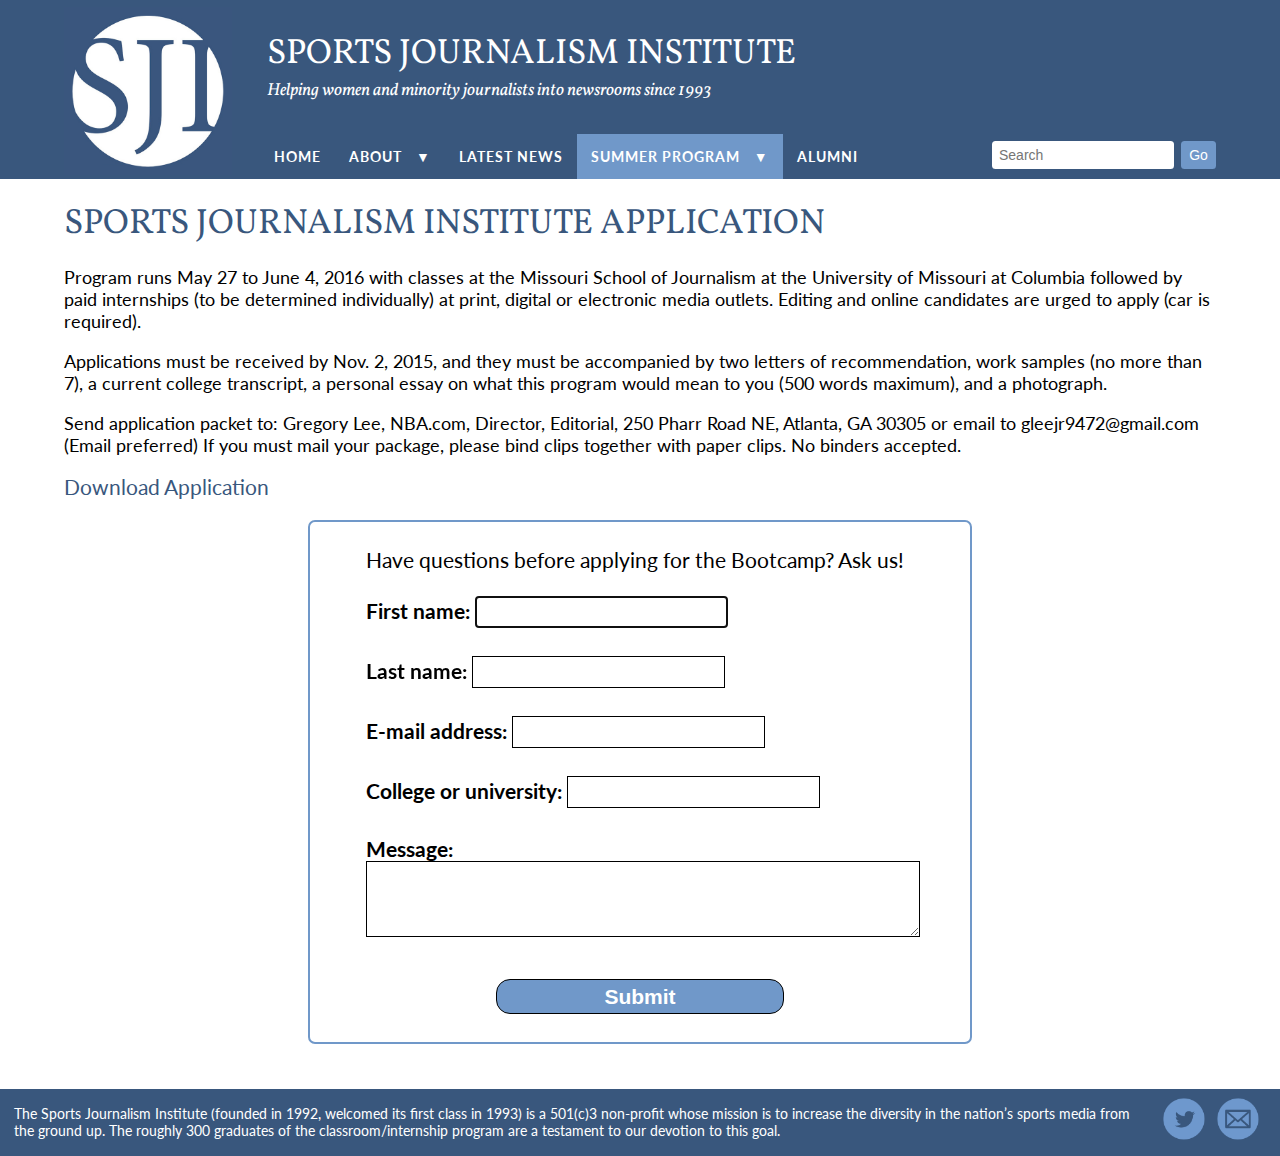
<file: apply.html>
<!DOCTYPE html>

<html xmlns="http://www.w3.org/1999/xhtml">

    <head>

      <title>Sports Journalism Institute-Apply</title>
    	<meta http-equiv="content-type" content="text/html;charset=utf-8" />
        <meta name="viewport" content="width=device-width, initial-scale=1" />

        <link href='https://fonts.googleapis.com/css?family=Lato:400,400italic,700,700italic' rel='stylesheet' type='text/css'/>
        <link href='https://fonts.googleapis.com/css?family=Vollkorn:400,700' rel='stylesheet' type='text/css'/>
        <link rel="stylesheet" type="text/css" href="styles.css" />

        <link rel="shortcut icon" href="images/favicon.ico" />

        <script src="jquery-1.12.1.min.js" type="text/javascript"></script>
        <script src="menu.js" type="text/javascript"></script>

    </head>

    <body>


        <header>
            <a href="index.html"><img id="logo" src="images/logo.png" alt="logo" /></a>
            <div id="header-text">
                <h1>Sports Journalism Institute</h1>
                <h2>Helping women and minority journalists into newsrooms since 1993</h2>
            </div>
            <div class="clear"></div>

            <div id="nav-menu">
                <nav id="burger">
                    <div id="head-mobile">&nbsp;</div>
                    <div class="button"></div>
                    <div class="search">
                        <form>
                            <input type="text" name="Search" placeholder="Search">
                            <input type="submit" value="Go">
                        </form>
                    </div>
                    <ul>
                        <li><a href="index.html">Home</a></li>
                        <li><a href="about.html">About</a>
                           <ul>
                              <li><a href="about-boardofdirectors.html">Board of directors</a></li>
                           </ul>
                        </li>
                        <li><a href="latest-news.html">Latest news</a></li>
                        <li class="active"><a href="summerprogram.html">Summer program</a>
                            <ul>
                               <li><a href="apply.html">Apply</a></li>
                               <li><a href="summerprogram-internships.html">Internships</a></li>
                            </ul>
                        </li>
                        <li><a href="alumni.html">Alumni</a>
                        </li>
                    </ul>
                </nav>
            </div>
        </header>

      <div id="container">

      <section class="apply">
        <h2 class="section-hed">Sports Journalism Institute Application</h2>
        <p>Program runs May 27 to June 4, 2016 with classes at the Missouri School of Journalism at the University of Missouri at Columbia followed by paid internships (to be determined individually) at print, digital or electronic media outlets. Editing and online candidates are urged to apply (car is required).</p>

        <p>Applications must be received by Nov. 2, 2015, and they must be accompanied by two letters of recommendation, work samples (no more than 7), a current college transcript, a personal essay on what this program would mean to you (500 words maximum), and a photograph.</p>
        <p>Send application packet to: Gregory Lee, NBA.com, Director, Editorial,  250 Pharr Road NE, Atlanta, GA 30305 or email to gleejr9472@gmail.com (Email preferred) If you must mail your package, please bind clips together with paper clips. No binders accepted.</p>
        <a class="application" href="sjiapp20161.pdf">Download Application </a>
        <br>
        <br>
          <form name="contact">
            <p class="form-intro">Have questions before applying for the Bootcamp? Ask us!</p>
            <p>First name:  <input type="text" name="firstname" required autofocus></p>
            <p>Last name:  <input  type="text" name="lastname" required></p>
            <p>E-mail address:  <input type="text" name="email" required></p>
            <p>College or university:  <input type="text" name="school"></p>
            <p>Message: <textarea class="long" name="message" rows="5" required></textarea></p>


            <div id="submit"><button type="button" value="Submit">Submit</button></div>

          </form>

          <script>
          $(document).ready(function(){
            $("button").click(function(){
              alert("Thank you for your message!");
            });
          });
          </script>


      </section>
  </div> <!--end container-->

  <footer>
      <p id="social">
          <a href="https://twitter.com/SJI_Update" target="_blank"><img src="images/twitterlogo.png" alt="Twitter"/></a>
          <a href="mailto:gleejr9472@gmail.com"><img src="images/emaillogo.png" alt="Email"/></a>
      </p>
      <p id="contact">The Sports Journalism Institute (founded in 1992, welcomed its first class in 1993) is a 501(c)3 non-profit whose mission is to increase the diversity in the nation’s sports media from the ground up. The roughly 300 graduates of the classroom/internship program are a testament to our devotion to this goal.</p>
      <div class="clear"></div>
  </footer>


    </body>

</html>
</file>
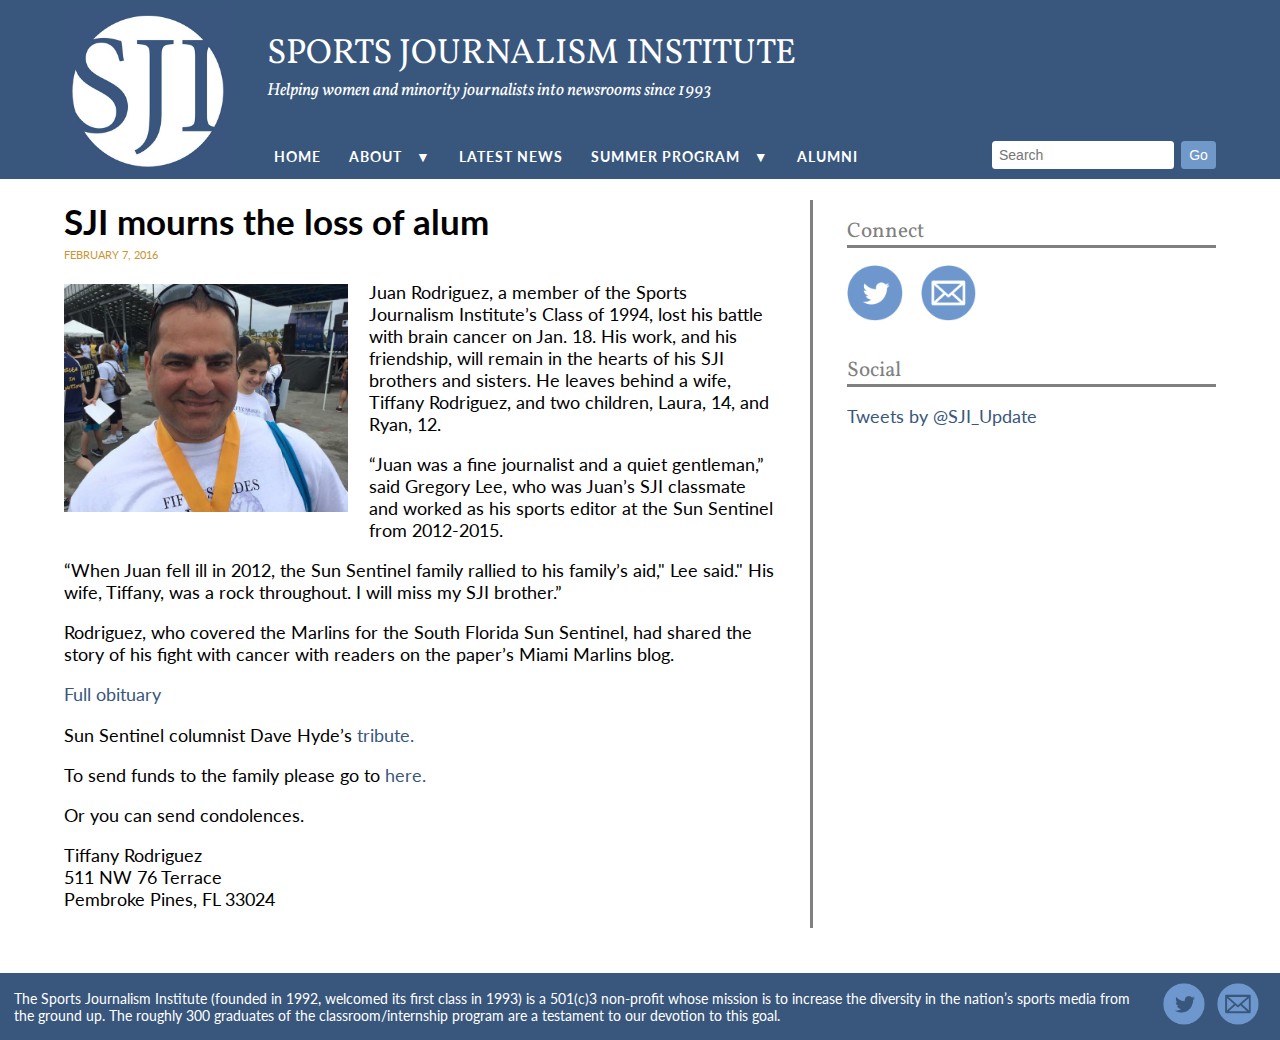
<file: article-page.html>
<!DOCTYPE html>

<html xmlns="http://www.w3.org/1999/xhtml">

    <head>
      <title>Sports Journalism Institute-Alumni</title>
    	<meta http-equiv="content-type" content="text/html;charset=utf-8" />
        <meta name="viewport" content="width=device-width, initial-scale=1" />

        <link href='https://fonts.googleapis.com/css?family=Lato:400,400italic,700,700italic' rel='stylesheet' type='text/css'/>
        <link href='https://fonts.googleapis.com/css?family=Vollkorn:400,700' rel='stylesheet' type='text/css'/>
        <link rel="stylesheet" type="text/css" href="styles.css" />

        <link rel="shortcut icon" href="images/favicon.ico" />

        <script src="jquery-1.12.1.min.js" type="text/javascript"></script>
        <script src="menu.js" type="text/javascript"></script>
    </head>

    <body>

        <header>
            <a href="index.html"><img id="logo" src="images/logo.png" alt="logo" /></a>
            <div id="header-text">
                <h1>Sports Journalism Institute</h1>
                <h2>Helping women and minority journalists into newsrooms since 1993</h2>
            </div>
            <div class="clear"></div>

            <div id="nav-menu">
                <nav id="burger">
                    <div id="head-mobile">&nbsp;</div>
                    <div class="button"></div>
                    <div class="search">
                        <form>
                            <input type="text" name="Search" placeholder="Search">
                            <input type="submit" value="Go">
                        </form>
                    </div>
                    <ul>
                        <li><a href="index.html">Home</a></li>
                        <li><a href="about.html">About</a>
                           <ul>
                              <li><a href="about-boardofdirectors.html">Board of directors</a></li>
                           </ul>
                        </li>
                        <li><a href="latest-news.html">Latest news</a></li>
                        <li><a href="summerprogram.html">Summer program</a>
                            <ul>
                               <li><a href="apply.html">Apply</a></li>
                               <li><a href="summerprogram-internships.html">Internships</a></li>
                            </ul>
                        </li>
                        <li><a href="alumni.html">Alumni</a>
                        </li>
                    </ul>
                </nav>
            </div>
        </header>

        <div id="container">

            <div id="col-1">

                <section class="article-page">
                    <div id="article-page-wrap">
                        <h3 class="article-page">SJI mourns the loss of alum</h3>
                        <time>February 7, 2016</time>
                    </div>

                    <img src="images/juan.jpg" alt="Photo of Juan" />

                    <p>Juan Rodriguez, a member of the Sports Journalism Institute’s Class of 1994, lost his battle with brain cancer on Jan. 18. His work, and his friendship, will remain in the hearts of his SJI brothers and sisters. He leaves behind a wife, Tiffany Rodriguez, and two children, Laura, 14, and Ryan, 12.</p>
                    <p>“Juan was a fine journalist and a quiet gentleman,” said Gregory Lee, who was Juan’s SJI classmate and worked as his sports editor at the Sun Sentinel from 2012-2015.</p> <p>“When Juan fell ill in 2012, the Sun Sentinel family rallied to his family’s aid," Lee said." His wife, Tiffany, was a rock throughout. I will miss my SJI brother.”</p>
                    <p>Rodriguez, who covered the Marlins for the South Florida Sun Sentinel, had shared the story of his fight with cancer with readers on the paper’s Miami Marlins blog.</p>
                    <p><a href="http://www.sun-sentinel.com/local/broward/fl-obit-juan-rodriguez-20160118-story.html" target="_blank">Full obituary</a></p>
                    <p>Sun Sentinel columnist Dave Hyde’s <a href="http://www.sun-sentinel.com/sports/miami-marlins/fl-hyde-marlins-column-0119-20160118-column.html" target="_blank"> tribute.</a></p>
                    <p>To send funds to the family please go to <a href="https://www.youcaring.com/juan-rodriguez-and-family-429305" target="_blank">here.</a></p>
                    <p>Or you can send condolences.</p>
                    <p>Tiffany Rodriguez
                        <br>
                        511 NW 76 Terrace
                        <br>
                        Pembroke Pines, FL 33024
                    </p>
                  </section>
              </div>

              <div id="col-2">

                  <section class="connect-sidebar"> <!--Social media icons for sidebar-->
                    <h2>Connect</h2>
                    <a href="https://twitter.com/SJI_Update" target="_blank"><img src="images/twitterlogo.png" alt="Twitter"/></a>
                    <a href="mailto:gleejr9472@gmail.com"><img src="images/emaillogo.png" alt="Email"/></a>
                  </section>

                  <section class="twitter-feed">
                      <h2>Social</h2>
                      <p><a class="twitter-timeline" href="https://twitter.com/SJI_Update" data-tweet-limit="3" width="100%" height="500" data-widget-id="721037781875556353">Tweets by @SJI_Update</a>
                      <script>
                          !function(d,s,id){var js,fjs=d.getElementsByTagName(s)[0],p=/^http:/.test(d.location)?'http':'https';if(!d.getElementById(id)){js=d.createElement(s);js.id=id;js.src=p+"://platform.twitter.com/widgets.js";fjs.parentNode.insertBefore(js,fjs);}}(document,"script","twitter-wjs");
                      </script>
                      </p>
                  </section>

              </div>

              <div class="clear"></div>

          </div> <!-- end container-->

        <footer>
            <p id="social">
                <a href="https://twitter.com/SJI_Update" target="_blank"><img src="images/twitterlogo.png" alt="Twitter"/></a>
                <a href="mailto:gleejr9472@gmail.com"><img src="images/emaillogo.png" alt="Email"/></a>
            </p>
            <p id="contact">The Sports Journalism Institute (founded in 1992, welcomed its first class in 1993) is a 501(c)3 non-profit whose mission is to increase the diversity in the nation’s sports media from the ground up. The roughly 300 graduates of the classroom/internship program are a testament to our devotion to this goal.</p>
            <div class="clear"></div>
        </footer>

    </body>
</html>
</file>
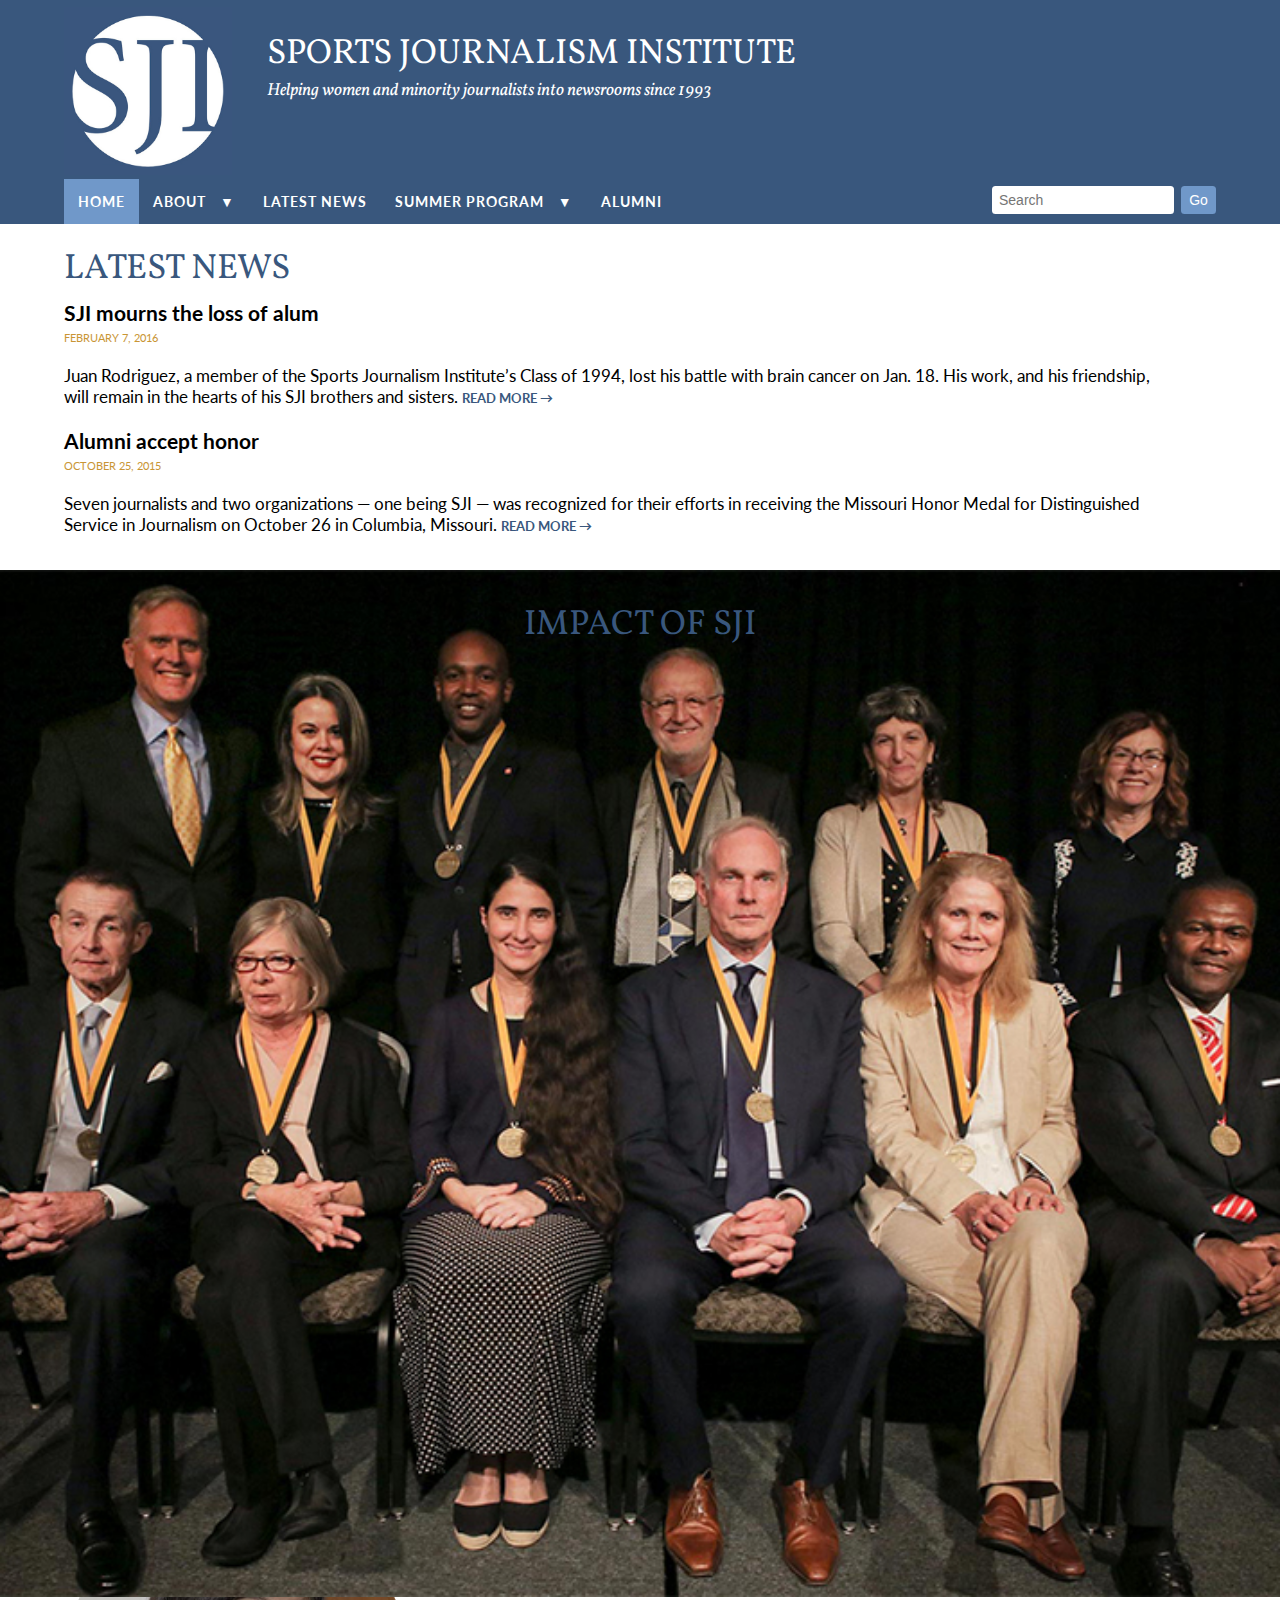
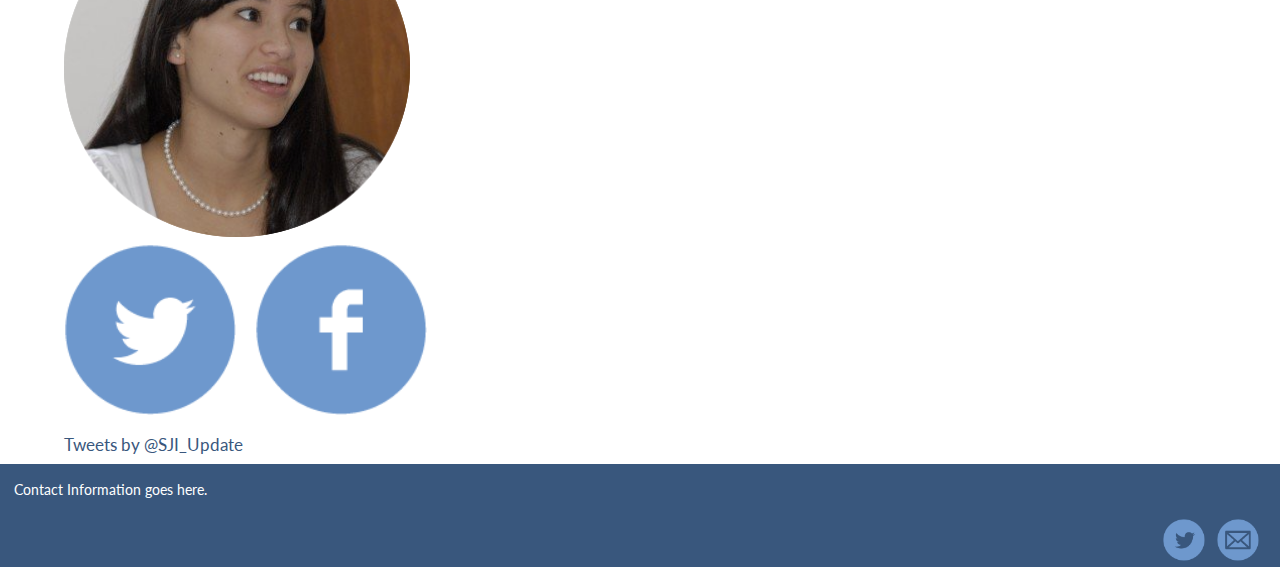
<file: index..html>
<!DOCTYPE html>

<html xmlns="http://www.w3.org/1999/xhtml">



    <head>

    	<title>Sports Journalism Institute-Home</title>
    	<meta http-equiv="content-type" content="text/html;charset=utf-8" />
        <meta name="viewport" content="width=device-width, initial-scale=1" />

        <link href='https://fonts.googleapis.com/css?family=Lato:400,400italic,700,700italic' rel='stylesheet' type='text/css'/>
        <link href='https://fonts.googleapis.com/css?family=Vollkorn:400,700' rel='stylesheet' type='text/css'/>
        <link rel="stylesheet" type="text/css" href="styles.css" />

        <link rel="shortcut icon" href="images/favicon.ico" />

        <script src="jquery-1.12.1.min.js" type="text/javascript"></script>
        <script src="menu.js" type="text/javascript"></script>

    </head>

    <body>

        <header>
            <a href="index.html"><img id="logo" src="images/logo.png" alt="logo" /></a>
            <div id="header-text">
                <h1>Sports Journalism Institute</h1>
                <h2>Helping women and minority journalists into newsrooms since 1993</h2>
            </div>
            <div class="clear"></div>

            <nav id="burger">
                <div id="head-mobile">&nbsp;</div>
                <div class="button"></div>
                <div class="search">
                    <form>
                        <input type="text" name="Search" placeholder="Search">
                        <input type="submit" value="Go">
                    </form>
                </div>
                <ul>
                    <li class="active"><a href="index.html">Home</a></li>
                    <li><a href="about.html">About</a>
                       <ul>
                          <li><a href="about-boardofdirectors.html">Board of directors</a></li>
                       </ul>
                    </li>
                    <li><a href="latest-news.html">Latest news</a></li>
                    <li><a href="summerprogram.html">Summer program</a>
                        <ul>
                           <li><a href="apply.html">Apply</a></li>
                           <li><a href="summerprogram-internships.html">Internships</a></li>
                        </ul>
                    </li>
                    <li><a href="alumni.html">Alumni</a>
                    </li>
                </ul>
            </nav>
        </header>

        <div id="container">
            <section class="info">
                <p class="boiler">The Sports Journalism Institute is designed to attract talented students to journalism through opportunities in sports reporting and editing and enhance racial and gender diversity in sports departments nationwide. <a href="about.html">Learn more &rarr;</a></p>
            </section>

            <section class="latest-news">

                <h2 class="section-hed">Latest news</h2>

                <div class="news-story">
                    <h3><a href="news-story">SJI mourns the loss of alum</a></h3>
                    <time>February 7, 2016</time>
                    <img src="images/juan.jpg" alt="Photo of Juan" />
                    <p class="news-blurb">
                        Juan Rodriguez, a member of the Sports Journalism Institute’s Class of 1994, lost his battle with brain cancer on Jan. 18. His work, and his friendship, will remain in the hearts of his SJI brothers and sisters.
                        <a class="read-more" href="news-story">Read more&nbsp;&rarr;</a>
                    </p>
                </div>

                <div class="news-story">

                    <h3><a href="news-story">Alumni accept honor</a></h3>
                    <time>October 25, 2015</time>

                    <img src="images/banquet.jpg" alt="Photo of honor medal awardees" />
                    <p class="news-blurb">
                        Seven journalists and two organizations — one being SJI — was recognized for their efforts in receiving the Missouri Honor Medal for Distinguished Service in Journalism on October 26 in Columbia, Missouri.
                        <a class="read-more" href="news-story">Read more&nbsp;&rarr;</a>
                    </p>
                </div>

            </section>

            <section class="testimonials">

                <h2 class="section-hed">Impact of SJI</h2>

                <div class="testimonial">
                    <h3>Mary Jones, ESPN staff writer</h3>
                    <img src="images/Testimonial1.png" alt="Photo of alum" />
                    <p>&#34;SJI is the best. It helped me strengthen my journalism skills and become a better journalist.&#34;</p>
                </div>

                <div class="testimonial">
                    <h3>Lisa Smith, The New York Times NBA reporter</h3>
                    <img src="images/Testimonial1.png" alt="Photo of alum" />
                    <p>&#34;SJI is the best. It helped me strengthen my journalism skills and become a better journalist.&#34;</p>
                </div>

                <div class="testimonial">
                    <h3>Bob Wagner, Sports Illustrated staff writer</h3>
                    <img src="images/Testimonial1.png" alt="Photo of alum" />
                    <p>&#34;SJI is the best. It helped me strengthen my journalism skills and become a better journalist.&#34;</p>
                </div>

                <div class="clear"></div>
            </section>

            <section class= "connect-sidebar"> <!--Social media icons for sidebar-->
            <a href=""><img src="images/twitterlogo.png"></a>
            <a href=""><img src="images/facebooklogo.png"></a>
            <a href=""><img src"images/emaillogo.png"></a>
            </section>

            <section class= "twitter-feed">
              <a class="twitter-timeline" href="https://twitter.com/SJI_Update" width="300" height="500" data-widget-id="721037781875556353">Tweets by @SJI_Update</a>
<script>!function(d,s,id){var js,fjs=d.getElementsByTagName(s)[0],p=/^http:/.test(d.location)?'http':'https';if(!d.getElementById(id)){js=d.createElement(s);js.id=id;js.src=p+"://platform.twitter.com/widgets.js";fjs.parentNode.insertBefore(js,fjs);}}(document,"script","twitter-wjs");</script>
            </section>

            <section class="homepage-buttons">
            <div= "apply-button "

            </section>


  </div> <!--end container-->

        <footer>
            <p id="contact">Contact Information goes here.</p>
            <p id="social">
                <a href="https://twitter.com/SJI_Update" target="_blank"><img src="images/twitterlogo.png" alt="Twitter"/></a>
                <a href="mailto:gleejr9472@gmail.com"><img src="images/emaillogo.png" alt="Email"/></a></p>
            <div class="clear"></div>
        </footer>

    </body>

</html>
</file>
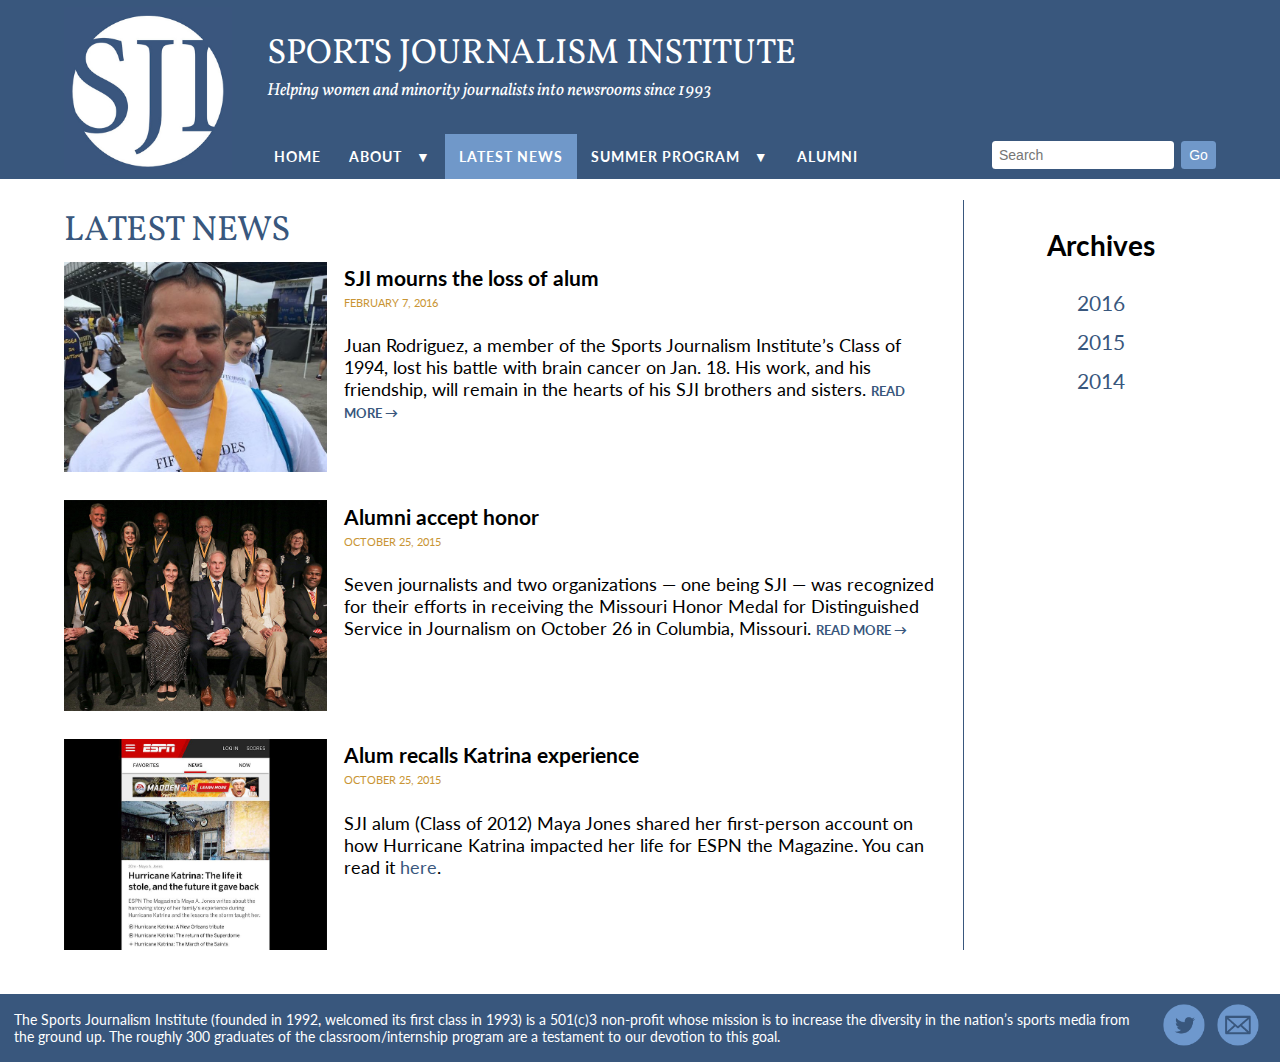
<file: latest-news.html>
<!DOCTYPE html>

<html xmlns="http://www.w3.org/1999/xhtml">

    <head>
      <title>Sports Journalism Institute-Latest News</title>
    	<meta http-equiv="content-type" content="text/html;charset=utf-8" />
        <meta name="viewport" content="width=device-width, initial-scale=1" />

        <link href='https://fonts.googleapis.com/css?family=Lato:400,400italic,700,700italic' rel='stylesheet' type='text/css'/>
        <link href='https://fonts.googleapis.com/css?family=Vollkorn:400,700' rel='stylesheet' type='text/css'/>
        <link rel="stylesheet" type="text/css" href="styles.css" />

        <link rel="shortcut icon" href="images/favicon.ico" />

        <script src="jquery-1.12.1.min.js" type="text/javascript"></script>
        <script src="menu.js" type="text/javascript"></script>
    </head>

    <body>

        <header>
            <a href="index.html"><img id="logo" src="images/logo.png" alt="logo" /></a>
            <div id="header-text">
                <h1>Sports Journalism Institute</h1>
                <h2>Helping women and minority journalists into newsrooms since 1993</h2>
            </div>
            <div class="clear"></div>

            <div id="nav-menu">
                <nav id="burger">
                    <div id="head-mobile">&nbsp;</div>
                    <div class="button"></div>
                    <div class="search">
                        <form>
                            <input type="text" name="Search" placeholder="Search">
                            <input type="submit" value="Go">
                        </form>
                    </div>
                    <ul>
                        <li><a href="index.html">Home</a></li>
                        <li><a href="about.html">About</a>
                           <ul>
                              <li><a href="about-boardofdirectors.html">Board of directors</a></li>
                           </ul>
                        </li>
                        <li class="active"><a href="latest-news.html">Latest news</a></li>
                        <li><a href="summerprogram.html">Summer program</a>
                            <ul>
                               <li><a href="apply.html">Apply</a></li>
                               <li><a href="summerprogram-internships.html">Internships</a></li>
                            </ul>
                        </li>
                        <li><a href="alumni.html">Alumni</a>
                        </li>
                    </ul>
                </nav>
            </div>
        </header>

      <div id="container">

          <section class="latest-news-page">
          <h5 class="section-hed">Latest News</h5>

            <div class="news-story news-page">
                <div class="news-img-wrap">
                    <a href="article-page.html"><img src="images/juan.jpg" alt="Photo of Juan" /></a>
                </div>
                <div class="news-blurb-wrap">
                    <h3><a href="article-page.html">SJI mourns the loss of alum</a></h3>
                    <time>February 7, 2016</time>
                    <p class="news-blurb">
                        Juan Rodriguez, a member of the Sports Journalism Institute’s Class of 1994, lost his battle with brain cancer on Jan. 18. His work, and his friendship, will remain in the hearts of his SJI brothers and sisters.
                        <a class="read-more" href="article-page.html">Read more&nbsp;&rarr;</a>
                    </p>
                </div>
            </div>

            <div class="clear"></div>

            <div class="news-story news-page">
                <div class="news-img-wrap">
                    <a href="article-page.html"><img src="images/banquet.jpg" alt="Photo of honor medal awardees" /></a>
                </div>
                <div class="news-blurb-wrap">
                    <h3><a href="article-page.html">Alumni accept honor</a></h3>
                    <time class="news">October 25, 2015</time>
                    <p class="news-blurb">
                        Seven journalists and two organizations — one being SJI — was recognized for their efforts in receiving the Missouri Honor Medal for Distinguished Service in Journalism on October 26 in Columbia, Missouri.
                        <a class="read-more" href="article-page.html">Read more&nbsp;&rarr;</a>
                    </p>
                </div>
            </div>

            <div class="clear"></div>

            <div class="news-story news-page">
                <div class="news-img-wrap">
                    <a href="article-page.html"><img src="images/maya.jpg" alt="Photo Maya A. Jones' story" /></a>
                </div>
                <div class="news-blurb-wrap">
                    <h3><a href="article-page.html">Alum recalls Katrina experience</a></h3>
                    <time class="news">October 25, 2015</time>
                    <p class="news-blurb">
                      SJI alum (Class of 2012) Maya Jones shared her first-person account on how Hurricane Katrina impacted her life for ESPN the Magazine. You can read it <a  href="http://espn.go.com/espn/story/_/id/13507893/maya-jones-remembers-hurricane-katrina">here</a>.
                    </p>
                </div>
            </div>

            <div class="clear"></div>

          </section>

          <section class="archive">
            <h3>Archives</h3>
            <a href="#">2016</a>
            <a href="#">2015</a>
            <a href="#">2014</a>
          </section>

          <div class="clear"></div>

      </div> <!--end container-->

      <footer>
          <p id="social">
              <a href="https://twitter.com/SJI_Update" target="_blank"><img src="images/twitterlogo.png" alt="Twitter"/></a>
              <a href="mailto:gleejr9472@gmail.com"><img src="images/emaillogo.png" alt="Email"/></a>
          </p>
          <p id="contact">The Sports Journalism Institute (founded in 1992, welcomed its first class in 1993) is a 501(c)3 non-profit whose mission is to increase the diversity in the nation’s sports media from the ground up. The roughly 300 graduates of the classroom/internship program are a testament to our devotion to this goal.</p>
          <div class="clear"></div>
      </footer>

    </body>
</html>
</file>
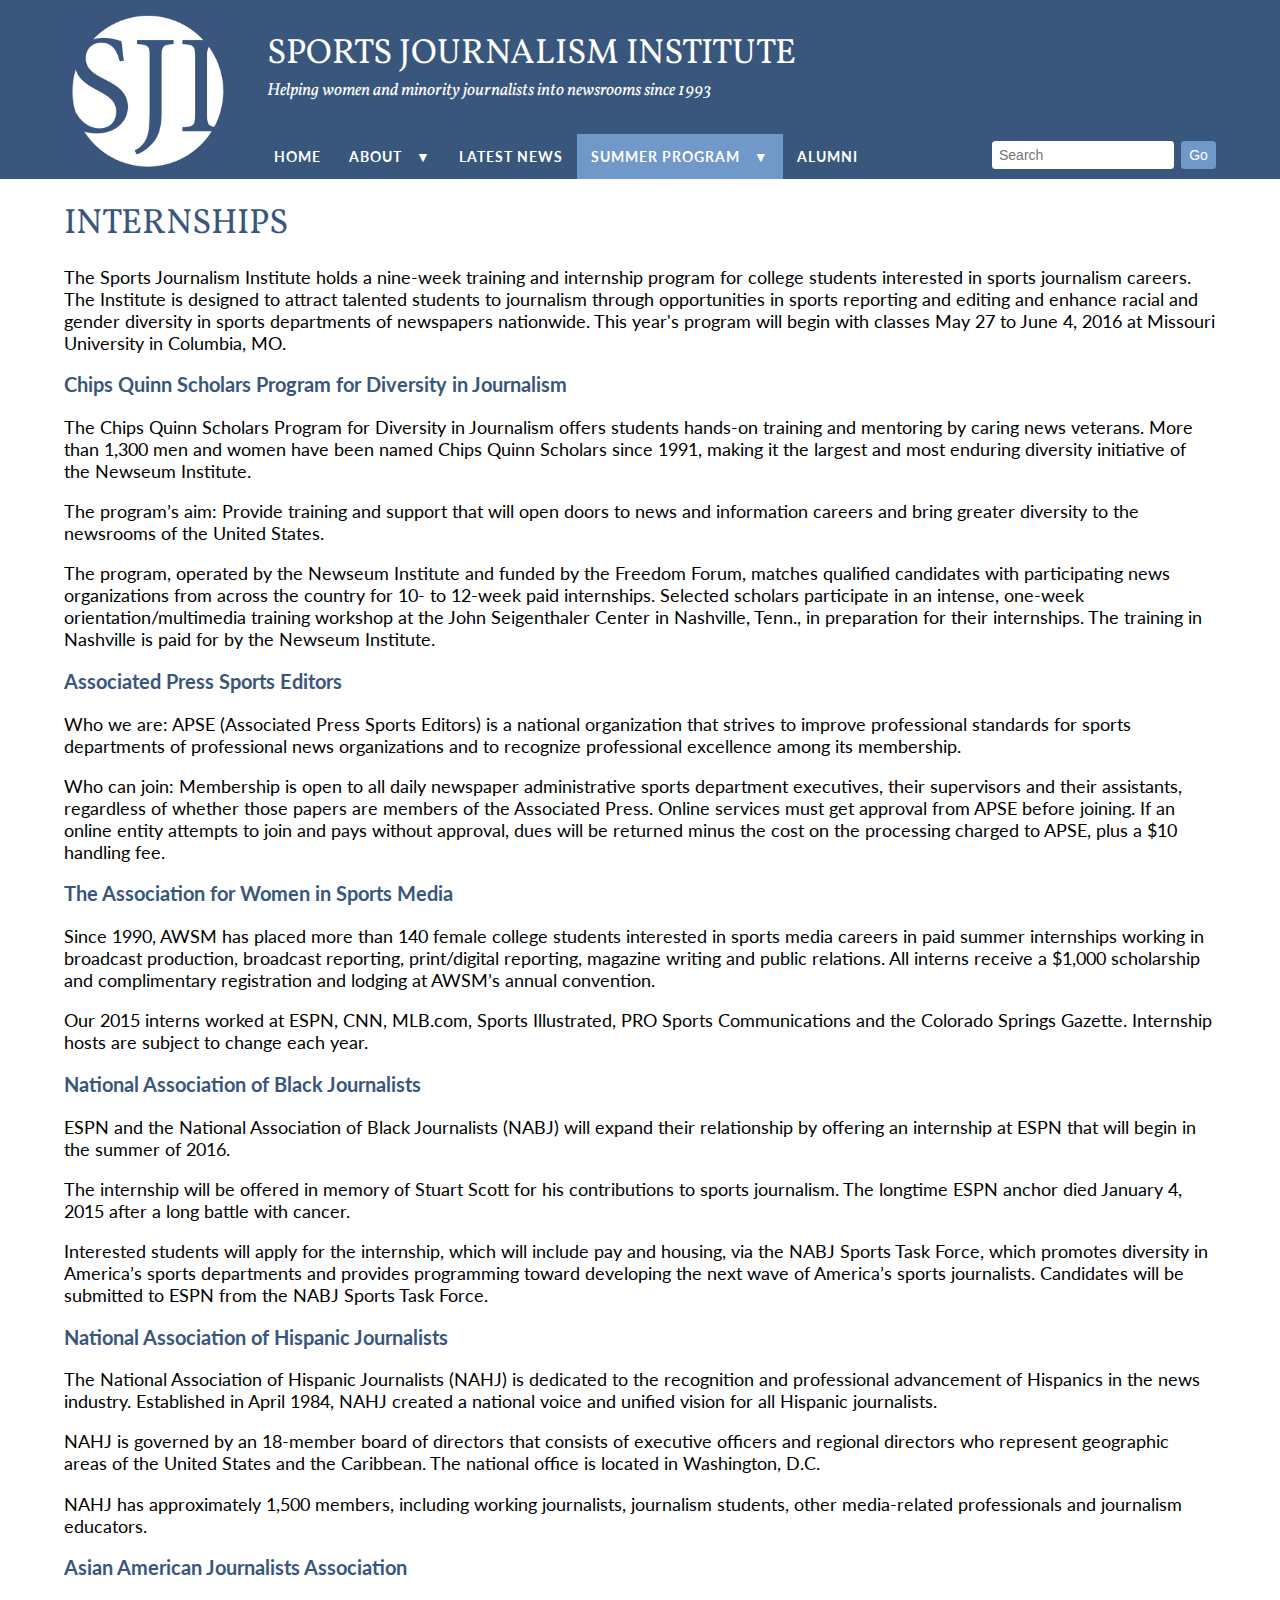
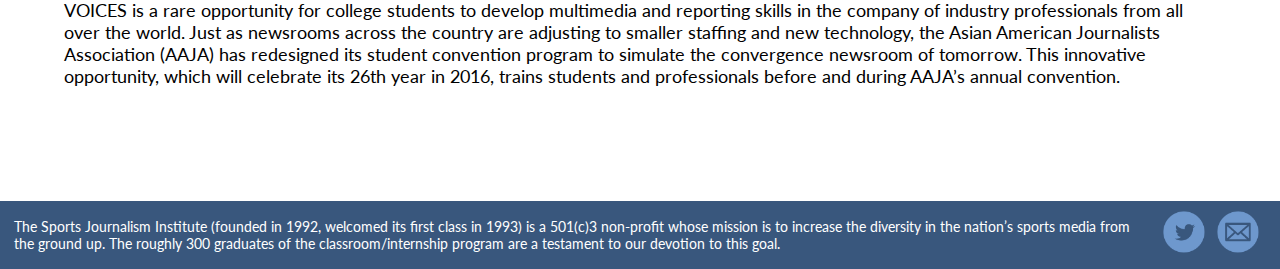
<file: summerprogram-internships.html>
<!DOCTYPE html>

<html xmlns="http://www.w3.org/1999/xhtml">

<head>
  <title>Sports Journalism Institute-Internships</title>
  <meta http-equiv="content-type" content="text/html;charset=utf-8" />
    <meta name="viewport" content="width=device-width, initial-scale=1" />

    <link href='https://fonts.googleapis.com/css?family=Lato:400,400italic,700,700italic' rel='stylesheet' type='text/css'/>
    <link href='https://fonts.googleapis.com/css?family=Vollkorn:400,700' rel='stylesheet' type='text/css'/>
    <link rel="stylesheet" type="text/css" href="styles.css" />

    <link rel="shortcut icon" href="images/favicon.ico" />

    <script src="jquery-1.12.1.min.js" type="text/javascript"></script>
    <script src="menu.js" type="text/javascript"></script>
</head>

    <body>

        <header>
            <a href="index.html"><img id="logo" src="images/logo.png" alt="logo" /></a>
            <div id="header-text">
                <h1>Sports Journalism Institute</h1>
                <h2>Helping women and minority journalists into newsrooms since 1993</h2>
            </div>
            <div class="clear"></div>

            <div id="nav-menu">
                <nav id="burger">
                    <div id="head-mobile">&nbsp;</div>
                    <div class="button"></div>
                    <div class="search">
                        <form>
                            <input type="text" name="Search" placeholder="Search">
                            <input type="submit" value="Go">
                        </form>
                    </div>
                    <ul>
                        <li><a href="index.html">Home</a></li>
                        <li><a href="about.html">About</a>
                           <ul>
                              <li><a href="about-boardofdirectors.html">Board of directors</a></li>
                           </ul>
                        </li>
                        <li><a href="latest-news.html">Latest news</a></li>
                        <li class="active"><a href="summerprogram.html">Summer program</a>
                            <ul>
                               <li><a href="apply.html">Apply</a></li>
                               <li><a href="summerprogram-internships.html">Internships</a></li>
                            </ul>
                        </li>
                        <li><a href="alumni.html">Alumni</a>
                        </li>
                    </ul>
                </nav>
            </div>
        </header>

<div id="container">
        <section class="Internships">
          <h2 class="section-hed">Internships</h2>
            <p>The Sports Journalism Institute holds a nine-week training and internship program for college students interested in sports journalism careers. The Institute is designed to attract talented students to journalism through opportunities in sports reporting and editing and enhance racial and gender diversity in sports departments of newspapers nationwide. This year's program will begin with classes May 27 to June 4, 2016 at Missouri University in Columbia, MO.</p>
            <h3><a href="http://www.newseuminstitute.org/initiatives/chips-quinn-scholars-program-for-diversity-in-journalism/">Chips Quinn Scholars Program for Diversity in Journalism</a></h3>
            <p>The Chips Quinn Scholars Program for Diversity in Journalism offers students hands-on training and mentoring by caring news veterans. More than 1,300 men and women have been named Chips Quinn Scholars since 1991, making it the largest and most enduring diversity initiative of the Newseum Institute. </p>
            <p>The program’s aim:  Provide training and support that will open doors to news and information careers and bring greater diversity to the newsrooms of the United States.</p>
            <p>The program, operated by the Newseum Institute and funded by the Freedom Forum, matches qualified candidates with participating news organizations from across the country for 10- to 12-week paid internships. Selected scholars participate in an intense, one-week orientation/multimedia training workshop at the John Seigenthaler Center in Nashville, Tenn., in preparation for their internships. The training in Nashville is paid for by the Newseum Institute.</p>
            <h3><a href="http://apsportseditors.org/how-to-join/">Associated Press Sports Editors</a></h3>
            <p>Who we are: APSE (Associated Press Sports Editors) is a national organization that strives to improve professional standards for sports departments of professional news organizations and to recognize professional excellence among its membership.</p>
            <p>Who can join: Membership is open to all daily newspaper administrative sports department executives, their supervisors and their assistants, regardless of whether those papers are members of the Associated Press. Online services must get approval from APSE before joining. If an online entity attempts to join and pays without approval, dues will be returned minus the cost on the processing charged to APSE, plus a $10 handling fee.</p>
            <h3><a href="http://awsmonline.org/internship-scholarship/">The Association for Women in Sports Media</a></h3>
            <p>Since 1990, AWSM has placed more than 140 female college students interested in sports media careers in paid summer internships working in broadcast production, broadcast reporting, print/digital reporting, magazine writing and public relations. All interns receive a $1,000 scholarship and complimentary registration and lodging at AWSM’s annual convention.</p>
            <p>Our 2015 interns worked at ESPN, CNN, MLB.com, Sports Illustrated, PRO Sports Communications and the Colorado Springs Gazette. Internship hosts are subject to change each year.</p>
            <h3><a href="http://www.nabj.org/?16StuScottInterns">National Association of Black Journalists</a></h3>
            <p>ESPN and the National Association of Black Journalists (NABJ) will expand their relationship by offering an internship at ESPN that will begin in the summer of 2016.</p>
            <p>The internship will be offered in memory of Stuart Scott for his contributions to sports journalism. The longtime ESPN anchor died January 4, 2015 after a long battle with cancer.</p>
            <p>Interested students will apply for the internship, which will include pay and housing, via the NABJ Sports Task Force, which promotes diversity in America’s sports departments and provides programming toward developing the next wave of America’s sports journalists. Candidates will be submitted to ESPN from the NABJ Sports Task Force.</p>
            <h3><a href="http://nahj.org">National Association of Hispanic Journalists</a></h3>
            <p>The National Association of Hispanic Journalists (NAHJ) is dedicated to the recognition and professional advancement of Hispanics in the news industry. Established in April 1984, NAHJ created a national voice and unified vision for all Hispanic journalists.</p>
            <p>NAHJ is governed by an 18-member board of directors that consists of executive officers and regional directors who represent geographic areas of the United States and the Caribbean. The national office is located in Washington, D.C.</p>
            <p>NAHJ has approximately 1,500 members, including working journalists, journalism students, other media-related professionals and journalism educators.</p>
            <h3><a href="http://www.aaja.org/category/journalism-programs/college/">Asian American Journalists Association</a></h3>
            <p>VOICES is a rare opportunity for college students to develop multimedia and reporting skills in the company of industry professionals from all over the world. Just as newsrooms across the country are adjusting to smaller staffing and new technology, the Asian American Journalists Association (AAJA) has redesigned its student convention program to simulate the convergence newsroom of tomorrow. This innovative opportunity, which will celebrate its 26th year in 2016, trains students and professionals before and during AAJA’s annual convention.</p>

          </section>
            <div class="clear"></div>


  </div> <!--end container-->

  <footer>
      <p id="social">
          <a href="https://twitter.com/SJI_Update" target="_blank"><img src="images/twitterlogo.png" alt="Twitter"/></a>
          <a href="mailto:gleejr9472@gmail.com"><img src="images/emaillogo.png" alt="Email"/></a>
      </p>
      <p id="contact">The Sports Journalism Institute (founded in 1992, welcomed its first class in 1993) is a 501(c)3 non-profit whose mission is to increase the diversity in the nation’s sports media from the ground up. The roughly 300 graduates of the classroom/internship program are a testament to our devotion to this goal.</p>
      <div class="clear"></div>
  </footer>

    </body>

</html>
</file>
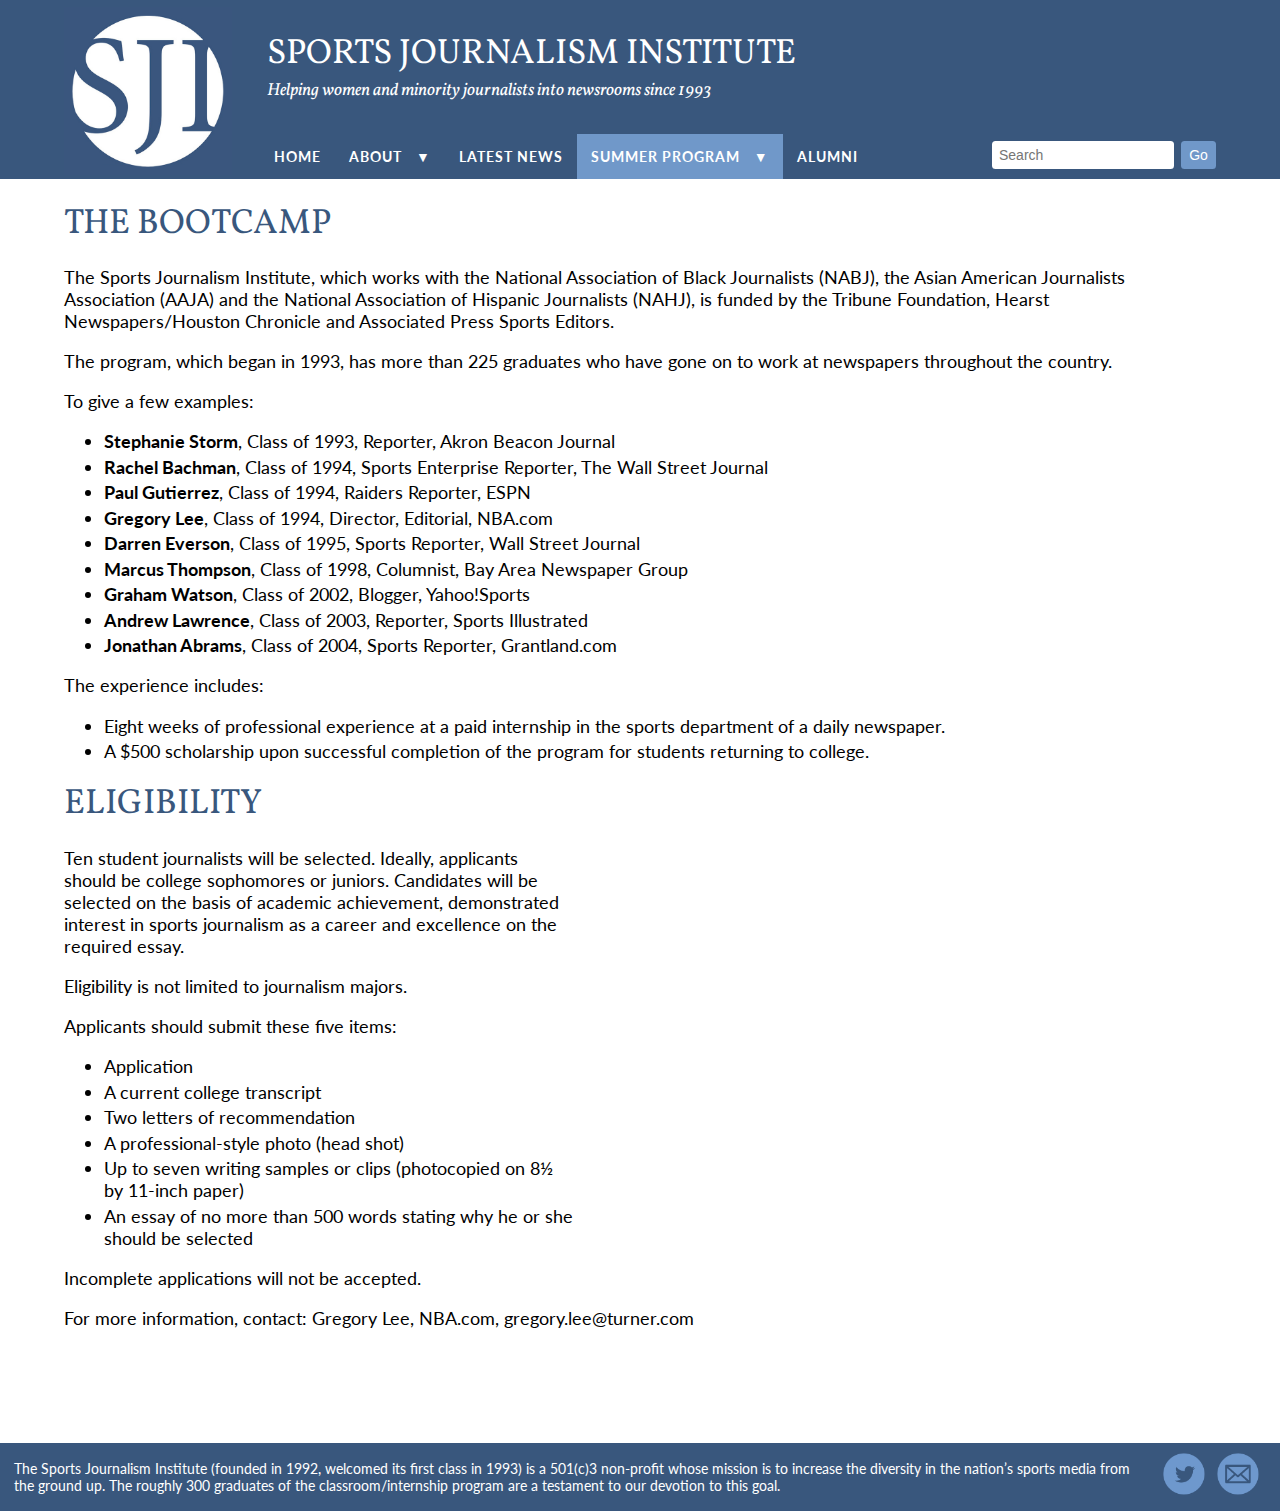
<file: summerprogram.html>
<!DOCTYPE html>

<html xmlns="http://www.w3.org/1999/xhtml">

<head>

  <title>Sports Journalism Institute-Summer Program</title>
  <meta http-equiv="content-type" content="text/html;charset=utf-8" />
    <meta name="viewport" content="width=device-width, initial-scale=1" />

    <link href='https://fonts.googleapis.com/css?family=Lato:400,400italic,700,700italic' rel='stylesheet' type='text/css'/>
    <link href='https://fonts.googleapis.com/css?family=Vollkorn:400,700' rel='stylesheet' type='text/css'/>
    <link rel="stylesheet" type="text/css" href="styles.css" />

    <link rel="shortcut icon" href="images/favicon.ico" />

    <script src="jquery-1.12.1.min.js" type="text/javascript"></script>
    <script src="menu.js" type="text/javascript"></script>

</head>

    <body>

        <header>
            <a href="index.html"><img id="logo" src="images/logo.png" alt="logo" /></a>
            <div id="header-text">
                <h1>Sports Journalism Institute</h1>
                <h2>Helping women and minority journalists into newsrooms since 1993</h2>
            </div>
            <div class="clear"></div>

            <div id="nav-menu">
                <nav id="burger">
                    <div id="head-mobile">&nbsp;</div>
                    <div class="button"></div>
                    <div class="search">
                        <form>
                            <input type="text" name="Search" placeholder="Search">
                            <input type="submit" value="Go">
                        </form>
                    </div>
                    <ul>
                        <li><a href="index.html">Home</a></li>
                        <li><a href="about.html">About</a>
                           <ul>
                              <li><a href="about-boardofdirectors.html">Board of directors</a></li>
                           </ul>
                        </li>
                        <li><a href="latest-news.html">Latest news</a></li>
                        <li class="active"><a href="summerprogram.html">Summer program</a>
                            <ul>
                               <li><a href="apply.html">Apply</a></li>
                               <li><a href="summerprogram-internships.html">Internships</a></li>
                            </ul>
                        </li>
                        <li><a href="alumni.html">Alumni</a>
                        </li>
                    </ul>
                </nav>
            </div>
        </header>

      <div id="container">
        <section class="About">
          <h2 class="section-hed">The Bootcamp</h2>
            <p>The Sports Journalism Institute, which works with the National Association of Black Journalists (NABJ), the Asian American Journalists Association (AAJA) and the National Association of Hispanic Journalists (NAHJ), is funded by the Tribune Foundation, Hearst Newspapers/Houston Chronicle and Associated Press Sports Editors.</p>
            <p>The program, which began in 1993, has more than 225 graduates who have gone on to work at newspapers throughout the country.</p>
            <p>To give a few examples:</p>
            <ul>
              <li><b>Stephanie Storm</b>, Class of 1993, Reporter, Akron Beacon Journal</li>
              <li><b>Rachel Bachman</b>, Class of 1994, Sports Enterprise Reporter, The Wall Street Journal</li>
              <li><b>Paul Gutierrez</b>, Class of 1994, Raiders Reporter, ESPN</li>
              <li><b>Gregory Lee</b>, Class of 1994, Director, Editorial, NBA.com</li>
              <li><b>Darren Everson</b>, Class of 1995, Sports Reporter, Wall Street Journal</li>
              <li><b>Marcus Thompson</b>, Class of 1998, Columnist, Bay Area Newspaper Group</li>
              <li><b>Graham Watson</b>, Class of 2002, Blogger, Yahoo!Sports</li>
              <li><b>Andrew Lawrence</b>, Class of 2003, Reporter, Sports Illustrated</li>
              <li><b>Jonathan Abrams</b>, Class of 2004, Sports Reporter, Grantland.com</li>
            </ul>
            <p>The experience includes:</p>
            <ul>
              <li>Eight weeks of professional experience at a paid internship in the sports department of a daily newspaper.</li>
              <li>A $500 scholarship upon successful completion of the program for students returning to college.</li>
          </ul>

          <div class="about-video">
              <div class="embed-container">
                  <iframe src="https://www.youtube.com/embed/gekduJHEwxs" allowfullscreen></iframe>
              </div>
          </div>

          <h2 class="section-hed">Eligibility</h2>
            <p>Ten student journalists will be selected. Ideally, applicants should be college sophomores or juniors. Candidates will be selected on the basis of academic achievement, demonstrated interest in sports journalism as a career and excellence on the required essay.</p>
            <p>Eligibility is not limited to journalism majors.</p>
            <p>Applicants should submit these five items:</p>
            <ul>
              <li>Application</li>
              <li>A current college transcript</li>
              <li>Two letters of recommendation</li>
              <li>A professional-style photo (head shot)</li>
              <li>Up to seven writing samples or clips (photocopied on 8½ by 11-inch paper)</li>
              <li>An essay of no more than 500 words stating why he or she should be selected</li>
            </ul>
            <p>Incomplete applications will not be accepted.</p>
            <p>For more information, contact: Gregory Lee, NBA.com, gregory.lee@turner.com</p>
        </section>
  </div> <!--end container-->

  <footer>
      <p id="social">
          <a href="https://twitter.com/SJI_Update" target="_blank"><img src="images/twitterlogo.png" alt="Twitter"/></a>
          <a href="mailto:gleejr9472@gmail.com"><img src="images/emaillogo.png" alt="Email"/></a>
      </p>
      <p id="contact">The Sports Journalism Institute (founded in 1992, welcomed its first class in 1993) is a 501(c)3 non-profit whose mission is to increase the diversity in the nation’s sports media from the ground up. The roughly 300 graduates of the classroom/internship program are a testament to our devotion to this goal.</p>
      <div class="clear"></div>
  </footer>

    </body>

</html>
</file>
<file: styles.css>
html {
    font-size: 14px;
    background: #fff;
    height: 100%;
}
body {
    width: 100%;
    margin: 0;
    font-family: "Lato", "Helvetica Neue", Helvetica, Arial, sans-serif;
    font-size: 1.2rem;
    min-height: 100%;
    position: relative;
}
header {
    background: #39577D;
    color: #fff;
    text-align: center;
    padding: 0;
    margin-bottom: 1rem;
}
h1, h2, h5 {
    font-family: "Vollkorn", Garamond, Baskerville, "Baskerville Old Face", "Hoefler Text", "Times New Roman", serif;
    font-weight: normal;
}
h1 {
    font-size: 1.5rem;
}
h2, h5 {
    font-size: .73rem;
}
a {
    color: #39577D;
    text-decoration: none;
}
a:hover {
    color: #7098c9;
}
a:visited {
    color: #7098C9;
}
iframe {
    border: 0;
}
.clear {
    clear: both;
}

#container {
    width: 90%;
    margin: 1.5rem auto 0;
    padding-bottom: 8rem;
}
#col-2 {
    display: none;
}
h2.section-hed, h5.section-hed {
    text-transform: uppercase;
    font-size: 2.5rem;
    margin: 0.5rem 0;
    color: #39577D;
}

/* HEADER STYLES */

#logo {
    width: 20%;
    margin-top: 0.5rem;
    margin-bottom: 0.25rem;
    margin-left: 5%;
    float: left;
    max-width: 8rem;
}
#header-text {
    width: 67%;
    float: left;
    padding-left: 3%;
    margin-top: 0.5rem;
    text-align: left;
    margin-right: 5%;
}
#header-text h1 {
    text-transform: uppercase;
    font-size: 1.2rem;
    margin-bottom: 0;
}
#header-text h2 {
    font-size: 1rem;
    margin-top: 0;
    font-style: italic;
}
#nameplate {
    margin: 0;
    padding-top: 1rem;
    text-transform: uppercase;
}

#burger {
    clear: both;
}

.homepage-buttons {
    display: none;
}

@media screen and (min-width: 800px) {
    header {
        padding: 0 5%;
    }
    #logo {
        margin-left: 0;
    }
    #header-text {
        margin-right: 0;
        width: auto;
    }
    #header-text h1 {
        font-size: 2.5rem;
    }
    #header-text h2 {
        font-size: 1.25rem;
    }
}

/* MENU - Adapted from Emre: http://codepen.io/emredenx/pen/ojcxl */

header {
    position:relative;
}
.search {
    width: 16rem;
    position: absolute;
    right: 5%;
    top: 0.5rem;
    z-index: 9999;
}
.search form {
    width: 100%;
    border: 0;
}
.search form input[type=text] {
    width: 12rem;
    float: left;
    border: 0;
    padding: 0.25rem 0.5rem !important;
    border-radius: 0.25rem;
    height: 1.5rem;
    font-size: 1rem;
}
.search form input[type=submit] {
    width: 2.5rem;
    float: right;
    border: 0;
    padding: 0;
    background: #7098C9;
    color: #fff;
    border-radius: 0.25rem;
    height: 2rem;
    font-size: 1rem;
}
.menu {
    position:relative;
    z-index:123;
    padding:10px;
    float:left;
    width:15%;
}
.menu a {
    color:#6DDB07;
}
#burger {
    position:relative;
    width:100%;
    margin:0 auto;
    text-align: left;
    text-transform: uppercase;
}
#burger * {
    margin: 0;
    padding: 0;
}
#burger, #burger ul, #burger ul li, #burger ul li a, #burger #head-mobile {
    border:0;
    list-style:none;
    display:block;
    position:relative;
    -webkit-box-sizing:border-box;
    -moz-box-sizing:border-box;
    box-sizing:border-box;
}
#burger ul {
    padding: 0;
}
#burger:after, #burger > ul:after {
    content:".";
    display:block;
    clear:both;
    visibility:hidden;
    line-height:0;
    height:0;
}
#burger #head-mobile {
    display:none;
}
#burger {
    background:#39577D;
}
#burger > ul > li {
    float:left;
}
#burger > ul > li > a {
    padding:1rem;
    font-size:1rem;
    letter-spacing:1px;
    text-decoration:none;
    color:#fff;
    font-weight:700;
}
#burger > ul > li:hover > a,#burger ul li.active a {
    color:#fff;
}
#burger > ul > li:hover, #burger ul li.active:hover, #burger ul li.active, #burger ul li.has-sub.active:hover {
    background:#7098C9 !important;
    -webkit-transition:background .3s ease;
    -ms-transition:background .3s ease;
    transition:background .3s ease;
}

#burger > ul > li.has-sub > a:after {
    margin-left: 1rem;
    color: #fff;
    content: "\25BC";
}
#burger > ul > li.has-sub:hover > a:before {
    top:23px;
    height:0;
}
#burger ul ul {
  position: absolute;
  left: -9999px;
  line-height:1.5rem;
}

#burger ul ul li {
  height: 0;
  -webkit-transition: all .25s ease;
  -ms-transition: all .25s ease;
  background: #333;
  transition: all .25s ease;
}

#burger ul ul li:hover {
}

#burger li:hover > ul {
  left: auto;
}

#burger li:hover > ul > li {
  height: auto;
}

#burger ul ul ul {
  margin-left: 100%;
  top: 0;
}

#burger ul ul li a {
  border-bottom: 1px solid rgba(150, 150, 150, 0.15);
  padding: 11px 15px;
  width: 16rem;
  font-size: 1rem;
  text-decoration: none;
  color: #ddd;
  font-weight: 400;
}

#burger ul ul li:last-child > a,
#burger ul ul li.last-item > a {
  border-bottom: 0;
}

#burger ul ul li:hover > a,
#burger ul ul li a:hover {
  color: #fff;
  background: #555;
  -webkit-transition: all .3s ease;
  -ms-transition: all .3s ease;
  transition: all .3s ease;
}

#burger > ul > li.has-sub > ul > li.active > a,
#burger > ul ul > li.has-sub > ul > li.active > a {
  border-top: 1px solid #333;
}

@media screen and (min-width: 480px) and (max-width: 799px) {
    #header-text h1 {
        font-size: 2rem;
    }
}

@media screen and (min-width: 800px) and (max-width: 940px) {
    header {
        padding-top: 1rem;
    }
    .search {
        top: -9rem;
    }
    #container {
        padding-bottom: 10rem;
    }
}

@media screen and (min-width: 800px) {
    .search {
        right: 0;
    }
    p, ul {
        font-size: 1.3rem;
    }
    #logo {
        max-width: 12rem;
    }
    #nav-menu {
        left: calc(5% + 14rem);
        width: calc(90% - 14rem);
        position: absolute;
        bottom: 0;
    }
    #container ul li {
        margin-bottom: 0.25rem;
    }
    #container ul li:last-of-type {
        margin-bottom: 0;
    }
    #col-1 {
        width: calc(62% - 3px);
        border-right: 3px solid #808080;
        padding-right: 3%;
        float: left;
    }
    #col-2 {
        display: block;
        float: right;
        width: 32%;
        padding-left: 3%;
        border-left: 3px solid #808080;
        margin-left: -3px;
    }
}

@media screen and (min-width: 800px) and (max-width: 1140px) {
    #logo {
        max-width: 8rem;
    }
    #nav-menu {
        left: 0;
        width: 100%;
        position: static;
        bottom: 0;
    }
}

@media screen and (max-width: 800px) {
  nav {
    width: 100%;
  }

  #burger {
    width: 100%;
  }

  #burger ul {
    width: 100%;
    display: none;
  }

  #burger ul li {
    width: 100%;
    border-top: 1px solid #444;
  }

  #burger ul li:hover {
    background: #555;
  }

  #burger ul ul li,
  #burger li:hover > ul > li {
    height: auto;
  }

  #burger ul li a,
  #burger ul ul li a {
    width: 100%;
    border-bottom: 0;
  }

  #burger > ul > li {
    float: none;
  }

  #burger ul ul li a {
    padding-left: 25px;
  }

  #burger ul ul li {
    background: #333 !important;
  }

  #burger ul ul li:hover {
    background: #555 !important;
  }

  #burger ul ul li a {
    color: #ddd;
    background: none;
  }

  #burger ul ul li:hover > a,
  #burger ul ul li.active > a {
    color: #fff;
  }

  #burger ul ul {
    position: relative;
    left: 0;
    width: 100%;
    margin: 0;
    text-align: left;
  }

  #burger > ul > li.has-sub > a:after,
  #burger > ul > li.has-sub > a:before,
  #burger ul ul > li.has-sub > a:after,
  #burger ul ul > li.has-sub > a:before {
    display: none;
  }

  #burger #head-mobile {
    display: block;
    color: #fff;
    font-size: 1.1rem;
    font-weight: bold;
    padding: 1rem;
    text-align: right;
    margin-right: 3rem;
  }

  .button {
    width: 55px;
    height: 46px;
    position: absolute;
    left: 0;
    top: 0;
    cursor: pointer;
    z-index: 12399994;
    background: #fff;
  }
  .button:hover {
      background: #7098C9;
      -webkit-transition: all .3s ease;
      -ms-transition: all .3s ease;
      transition: all .3s ease;
  }
  .button:after {
    position: absolute;
    top: 22px;
    right: 18px;
    display: block;
    height: 4px;
    width: 20px;
    border-top: 2px solid #7098C9;
    border-bottom: 2px solid #7098C9;
    content: '';
  }
  .button:hover:after {
      border-top: 2px solid #fff;
      border-bottom: 2px solid #fff;
  }
  .button:before {
    -webkit-transition: all .3s ease;
    -ms-transition: all .3s ease;
    transition: all .3s ease;
    position: absolute;
    top: 16px;
    right: 18px;
    display: block;
    height: 2px;
    width: 20px;
    background: #7098C9;
    content: '';
  }
  .button:hover:before {
      background: #fff;
  }
  .button.menu-opened:after {
    -webkit-transition: all .3s ease;
    -ms-transition: all .3s ease;
    transition: all .3s ease;
    top: 23px;
    border: 0;
    height: 2px;
    width: 19px;
    background: #7098C9;
    -webkit-transform: rotate(45deg);
    -moz-transform: rotate(45deg);
    -ms-transform: rotate(45deg);
    -o-transform: rotate(45deg);
    transform: rotate(45deg);
  }
  .button.menu-opened:hover:after {
      background: #fff;
  }
  .button.menu-opened:before {
    top: 23px;
    background: #7098C9;
    width: 19px;
    -webkit-transform: rotate(-45deg);
    -moz-transform: rotate(-45deg);
    -ms-transform: rotate(-45deg);
    -o-transform: rotate(-45deg);
    transform: rotate(-45deg);
  }
  .button.menu-opened:hover:before {
      background: #fff;
  }

  #burger .submenu-button {
    position: absolute;
    z-index: 99;
    right: 0;
    top: 0;
    display: block;
    height: calc(1rem + 31px);
    width: calc(1rem + 31px);
    cursor: pointer;
    background: #333;
  }
  #burger .submenu-button:hover {
    background: #555;
    -webkit-transition:background .3s ease;
    -ms-transition:background .3s ease;
    transition:background .3s ease;
  }
  #burger ul ul .submenu-button {
    height: 31px;
    width: 31px;
  }
  #burger .submenu-button:after {
    color: #fff;
    content: "\25BC";
    position: absolute;
    left: 16px;
    top: 15px;
  }
  #burger ul ul .submenu-button:before {
    top: 12px;
    right: 16px;
  }
  #burger > ul > li.has-sub > ul > li.active > a,
  #burger > ul ul > li.has-sub > ul > li.active > a {
    border-top: none;
  }

  #container {
      padding-bottom: 12rem;
  }
}

/* LATEST NEWS HOMEPAGE */


.boiler {
    background: #7098C9;
    color: #fff;
    padding: 0.5rem 0.75rem;
    font-size: 1.25rem;
    font-style: italic;
}
.boiler a {
    color: #fff;
    font-weight: bold;
    text-transform: uppercase;
    font-style: normal;
}
.news-story, .news-story2 {
    margin-bottom: 1.5rem;
}
.latest-news {
    border-bottom: 3px solid #808080;
    margin-bottom: 1rem;
    padding-bottom: 1rem;
}
.latest-news time, .news-page time {
    text-transform: uppercase;
    font-size: 0.8rem;
    color: #C99534;
}
.latest-news h3, .news-page h3 {
    font-size: 1.5rem;
    margin: 0.25rem 0 0;
}
.latest-news h3 a, .news-page h3 a {
    color: #000;
}
.latest-news h3 a:hover, .news-page h3 a:hover {
    color: #7098c9;
}
.latest-news img, .news-page img {
    width: 100%;
    padding-top: 0.5rem;
}
a.read-more {
    text-transform: uppercase;
    font-size: 0.9rem;
    font-weight: bold;
    text-decoration: none;
    color: #39577d;
}
a.read-more:hover {
  color: #7098c9;
}
.story-titles {
  display:none;
}

/*LATEST NEWS ON HOMEPAGE*/
@media screen and (min-width: 800px) {
    p.boiler, .news-story2 {
      display:none;
    }
    .latest-news {
      padding-top: 0;
    }
    .latest-news time, .news-page time {
        margin-bottom: 0.5rem;
        display: inline-block;
    }
    .news-story.main {
        width: 66%;
        float: left;
    }
    .img-wrap {
        position: relative;
        width: 100%;
        height: 24.5vw;
        overflow: hidden;
        border: 1px solid black;
    }
    .latest-news img {
      left: 0;
      top: 0;
      bottom: 0;
      right: 0;
      margin: auto;
      position: absolute;
      padding: 0;
    }

    .latest-news p {
      color: #000;
      width: 95%;
      display: block;
      margin: 1rem 0 0;
      font-size: 1.2rem;
    }
    .news-story.main h3 a {
      color: #000;
      float: none;
      font-size: 2rem;
      text-decoration: none;
      padding-top: 1rem;
    }
    .news-story.main h3 a:hover{
      text-decoration: none;
      color:#7098C9;
    }
    .story-titles {
      display: block;
      float: right;
      margin-left: 2%;
      width: 32%;
      padding-top: 4rem;
    }
    .story-titles ul {
        padding: 0 0 0 1rem;
        margin: 0;
    }
    .story-titles li {
      list-style: none;
      text-align: left;
      font-weight: bold;
      padding-bottom: 1rem;
    }
    .story-titles a{
      color:#000;
      text-decoration: none;
      display: block;
    }
    .story-titles a:hover{
      color: #7098C9;
      display: block;
    }
    .story-titles p {
      font-size: 0.8rem;
      color:#C99534;
      display: block;
      padding-top: .25rem;
      text-align: left;
      text-transform: uppercase;
      width: 100%;
      text-align: left;
      font-weight: normal;
      margin: 0 0 0.5rem;
    }
    li.more-news-link {
        margin-top: 1rem;
        text-transform: uppercase;
        font-size: 1rem;
    }
    li.more-news-link a {
        color: #39577D;
    }
}
@media screen and (min-width: 800px) and (max-width: 1200px) {
    .story-titles ul li:nth-of-type(4) {
        display: none;
    }
}

/* TESTIMONIALS HOMEPAGE */

.testimonial {
    clear: both;
    padding-bottom: 1rem;
}

.testimonial h4 {
  font-size: 2rem;
  color: #39577D;
}

.testimonial p {
  padding-right: 1.75rem;
  font-size: 1.2rem;
}

.testimonial img {
    width: 20%;
    float: left;
    padding: 0 0.5rem 0.5rem 0;
}

@media screen and (min-width: 800px) {
    .testimonial {
      width: auto;
      padding-bottom: 2rem;

    }
    .testimonial img{
      width: 30%;
    }
    .testimonials h2.section-hed{
      font-size: 2.5rem;
      text-align: center;
      color: #39577D;
      clear: both;
      display: inline-block;
      position: relative;
      top: 0;
      width: 100%;
      padding: 1rem 0;
      margin: 0;
    }
      .testimonial h4 {
        font-size: 1.2rem;
        margin-top: 0;
        color:#39577D;
        text-align: center;
    }
    .testimonial p {
        font-size: 1.2rem;
        text-align: left;
        width: auto;
    }
    .testimonial.one {
        margin-right: auto;
        margin-left: auto;
        display: inline-block;
        width: 45%;
        padding-right: 2rem;
    }
    .testimonial.two {
        float: right;
        margin-right: auto;
        margin-left: auto;
        display: inline-block;
        width: 45%;
        clear: both;
    }
    .testimonial.three {
        width: 50%;
        margin: 0 auto;

    }
}

/* ABOUT PAGE*/
.embed-container {
  position: relative;
  padding-bottom: 56.25%;
  height: 0;
  overflow: hidden;
  max-width: 100%;
}
.embed-container iframe, .embed-container object, .embed-container embed {
  position: absolute;
  top: 0;
  left: 0;
  width: 100%;
  height: 100%;
}

/* LATEST NEWS PAGE */
.archive {
    text-align: center;
    margin-bottom: 5rem;
}
.archive a {
    padding-right: 0.5rem;
    padding-left: 0.5rem;
    font-size: 1.1rem;
}
.news-blurb a{
  color:#39577D;
  text-decoration: none;
}
.news-blurb a:hover{
  color: #7098C9;
}

@media screen and (min-width: 800px) {
  .latest-news-page {
        width: 76%;
        float: left;
        border-bottom: none;
        border-right: 1px solid #39577D;
        padding-right: 2%;
        margin-right: 2%;
    }
    .archive {
        width: calc(20% - 1px);
        float: left;
    }
    .archive a {
      display: block;
      padding-bottom: 1rem;
      font-size: 1.5rem;
      color: #39577d;
    }
    .archive a:hover{
      color: #7098c9;
    }
    .archive h3{
      font-size: 2rem;
    }
    .news-page {
        margin-top: 2rem;
    }
    .news-page:first-of-type {
        margin-top: 0;
    }
    .news-img-wrap {
        float: left;
        width: 30%;
        margin: 0 2% 0 0;
        overflow: hidden;
        position: relative;
        text-align: center;
        overflow: hidden;
        background: #eee;
    }
    .news-img-wrap a {
        width: 100%;
        display: block;
    }
    .news-page img {
        width: auto;
        height: auto;
        max-width: 100%;
        display: block;
        max-height: 20.5vw;
        margin: 0 auto;
        padding: 0;
    }
    .news-blurb-wrap {
        float: left;
        width: 68%;
    }
}

/* SUMMER PROGRAMS & ABOUT PAGE*/

.about .section-hed {
  padding-top: 1rem;
}
.about {
  padding-bottom: 1rem;
}
.about iframe {
  padding-top: 0.5rem;
}
.about-video {
    width: 100%;
    margin-right: 0;
    float: none;
}

@media screen and (min-width: 800px) {
    .about-video {
        width: 48%;
        margin-right: 4%;
        margin-bottom: 0.5rem;
        float: right;
        padding-top: 8rem;
        padding-left: 3rem;
        padding-bottom: 2rem;
    }
}

/* BOARD OF DIRECTORS*/

.board-members ul {
  width: 100%;
  padding: 0;
  margin: 0;
}
.board-members li {
    text-decoration: none;
    margin: 0;
    padding-right: 0rem;
    list-style:none;
    width: 33%;
}
.board-members p {
  font-size: 1.2rem;
  padding-bottom: 0.5rem;
}
.directors h3 {
  font-size: 1.5rem;
  padding-top: 1.2rem;
}
p.thanks {
  font-size: 1.2rem;
}

@media screen and (max-width: 800px) {
    .board-members ul {
        width: 100%;
        padding: 0;
        margin: 0;
        float: none;
    }
    .board-members li {
        text-decoration: none;
        margin: 0;
        padding-right: 0rem;
        list-style:none;
        width: 33%;
        text-align: left;
        float: none;

    }
    .board-members p {
        font-size: 1.2rem;
    }
    .directors h3 {
        font-size: 1.5rem;
        text-align: left;
        padding-top: 1rem;
    }
    p.thanks{
        font-size: 1.2rem;
    }
}

/* SPONSORS */
.sponsors {
  display: block;
  text-align: center;
}
.sponsors img {
  width: 30%;
  margin: 0;
}
.sponsors.left {
  float:left;
  width: 50%;
}
.sponsors.right {
  float: right;
  width: 50%;
}
.sponsors p {
  font-size: 1.2rem;
  padding-bottom: 2rem;
}
.sponsors h3 {
  font-size: 1.5rem;
  text-align: center;
  padding-bottom: 1rem;
  padding-top: 2rem;
}

@media screen and (max-width: 800px) {
    .sponsors {
      text-align: center;
    }
    .sponsors img {
      width: 70%;
      margin: 0;
    }
    .sponsors.left {
      float:center;
      width: 100%;
    }
    .sponsors.right {
      float:center;
      float:none;
      width: 100%;
    }
    .sponsors.right {
      float:none;
      width: 100%;
    }
    .sponsors p {
      font-size: 1.2rem;
    }
    .sponsors h3 {
      font-size: 1.5rem;
      text-align: left;
      padding-bottom: 0.5rem;
      padding-top: 1rem;
    }
}

/* APPLY PAGE */

.apply .section-hed {
    font-size: 1.5rem;
    text-align: center;
}
.apply a.application {
    font-size: 1.5rem;
    padding-bottom: 3rem;
}
.apply a.application:hover {
  color: #C99534;
}
.apply form {
    padding-top: 0.25rem;
    padding-bottom: 2rem;
    border: 2px solid #7098C9;
    border-radius: 0.5rem;
    margin-bottom: 5rem;
}
.apply form p {
    font-weight: bold;
    font-size: 1.25rem;
    padding-left: 1rem;
    padding-right: 1rem;
    padding-bottom: 0.5rem;
}
.apply form p.form-intro{
    padding-bottom: 0.25rem;
    font-size: 1.5rem;
    font-weight: normal;
}
.apply input {
    width: 45%;
    height: 1.5rem;
    display: inline;
    border: 1px solid #000;
    font-size: 1rem;
}
.apply textarea {
    height: 5rem;
    width: 100%;
    display: block;
    font-size: 1rem;
    border: solid 1px #000;
}
.apply button {
    display: block;
    background: #7098C9;
    font-weight: bold;
    font-size: 1.5rem;
    border-radius: 1rem;
    border: 1px solid #000;
    color: #fff;
}
.apply button {
    width: 50%;
    height: 2.5rem;
    margin: 0 auto;
}
#submit {
    padding-top: 1rem;
    width: 100%;
    margin: 0 auto;
}

@media screen and (min-width: 800px) {
    .apply .section-hed {
      font-size: 2.5rem;
      text-align: left;
    }
    .apply form p {
      font-weight: bold;
      font-size: 1.5rem;
    }
    .apply form {
      padding-left: 3rem;
      padding-right: 3rem;
      width: 50%;
      margin: 0 auto;
    }
    .apply input {
      font-size: 1.5rem;
      height: 2rem;
    }
    .apply textarea{
      height: 5rem;
      font-size: 1.5rem;
    }
    .apply button{
      width: 50%;
      height: 2.5rem;
      margin: 0 auto;
    }
     .apply button:hover {
       color: #000;
     }
}

/* FOOTER */

footer {
    background: #39577D;
    color: #fff;
    padding: 0.2rem 1rem;
    bottom: 0;
    position: absolute;
    width: calc(100% - 2rem);
}
#contact {
    text-align: left;
    font-size: 1rem;
}
#social {
    float: right;
    margin: 0;
    padding-left: 1rem;
    padding-top: 0.5rem;
}
#social img {
    width: 2rem;
}

@media screen and (min-width: 800px) {
    #social img{
      width: 3rem;
      padding-right: 0.5rem;
    }
}
@media screen and (max-width: 800px){
    #contact {
      width: 70%;
    }
}

/*Homepage for Desktop*/

/* SIDE BARS */
@media screen and (min-width: 800px) {
    .connect-sidebar h2, .twitter-feed h2 {
        text-align: left;
        font-size: 1.5rem;
        color: #808080;
        border-bottom: 3px solid #808080;
        width: 100%;
        height:1rem;
        padding-bottom: 1rem;
    }
    .connect-sidebar a img {
        display: inline;
        width: 15%;
        padding-bottom: 1rem;
        padding-right: 1rem;
    }
}

/*HOMEPAGE BUTTONS*/
@media screen and (min-width: 800px) {
    .homepage-buttons {
        display: block;
    }
    .homepage-buttons ul {
        padding: 0;
        position: absolute;
        height: calc(100% - 1.35rem);
        margin: 0;
        width: 100%;
        top: calc(50% - 1.35rem);
        z-index: 99;
    }
    .homepage-buttons li {
        text-decoration: none;
        margin: 0;
        padding: 0;
        list-style:none;
        font-size: 150%;
        text-align: center;
    }
    .homepage-buttons a:hover {
        color: #39577D;
    }
    .homepage-buttons a {
        text-decoration: none;
        color: #fff;
        font-weight: bold;
    }
    .homepage-button{
        border: 1px solid #39577D;
        width: 30%;
        height: 80px;
        margin-right: calc(4.5% - 4px);
        display: inline-block;
        position: relative;
    }
    .homepage-button:before {
        content: ' ';
        display: block;
        position: absolute;
        left: 0;
        top: 0;
        width: 100%;
        height: 100%;
        z-index: 1;
        background-image: url(images/applybutton.jpg);
        background-repeat: no-repeat;
        background-size: cover;
        background-position: center;
     }
     .homepage-button:hover:before {
         opacity: 0.5;
     }
     .homepage-button:last-of-type {
         margin-right: 0;
     }
     .homepage-button.alumni:before {
         background-image: url(images/alumnibutton.jpg);
     }
    .homepage-button.contact:before {
        background-image: url(images/contactbutton.jpg);
    }
}

/* ALUMNI */
ul.toc {
    width: calc(100% - 1.5rem);
    margin: 1rem 0 0;
    list-style: none outside none;
    background-color: #39577D;
}
ul.toc li {
    display: inline;
}
.toc li:after {
    content: " / ";
}
.toc li:first-of-type:after, .toc li:last-of-type:after {
    content: "";
}
ul.toc li a {
    font-weight: normal;
}
ul.toc li a:hover {
    font-weight: bold;
    color: #7098C9;
}
.alumni li {
  list-style-type: none;
}

.alumni {
  margin-bottom: 5rem;
}

.homepage-button.alumni{
  margin-bottom: 0;
}

@media screen and (min-width: 800px) {
    ul.toc {
        width: 96%;
        padding: 0.5rem 2%;
    }
}

.toc.boiler {
  text-align: center;
  font-size: 1.5rem;
  line-height: 2rem;
}
.toc.boiler b {
  font-style: normal;
}
ul.toc.boiler a{
  padding-right: 0.5rem;
  padding-left: 0.5rem;
  font-size: 1.5rem;
}

/*ARTICLE PAGE*/

.article-page h3 {
  font-size: 2.5rem;
  margin: 0;
}

.article-page-wrap {
  padding-bottom: 0.5rem;
}

.article-page time {
  text-transform: uppercase;
  font-size: 0.8rem;
  color: #C99534;
}

.article-page img {
  float: left;
  width: 40%;
  padding: 1.5rem 1.5rem 1rem 0;
}

@media screen and (max-width: 800px) {
  .article-page img {
        float: left;
        width: 100%;
        padding-right: 1rem;
        padding-bottom: 2rem;
        padding-top: 1.5rem;
    }
}

.internships h3{
  font-size: 1.5rem;
}

.About {
  margin-bottom: 5rem;
}

.Internships{
  margin-bottom: 5rem;
}
</file>
